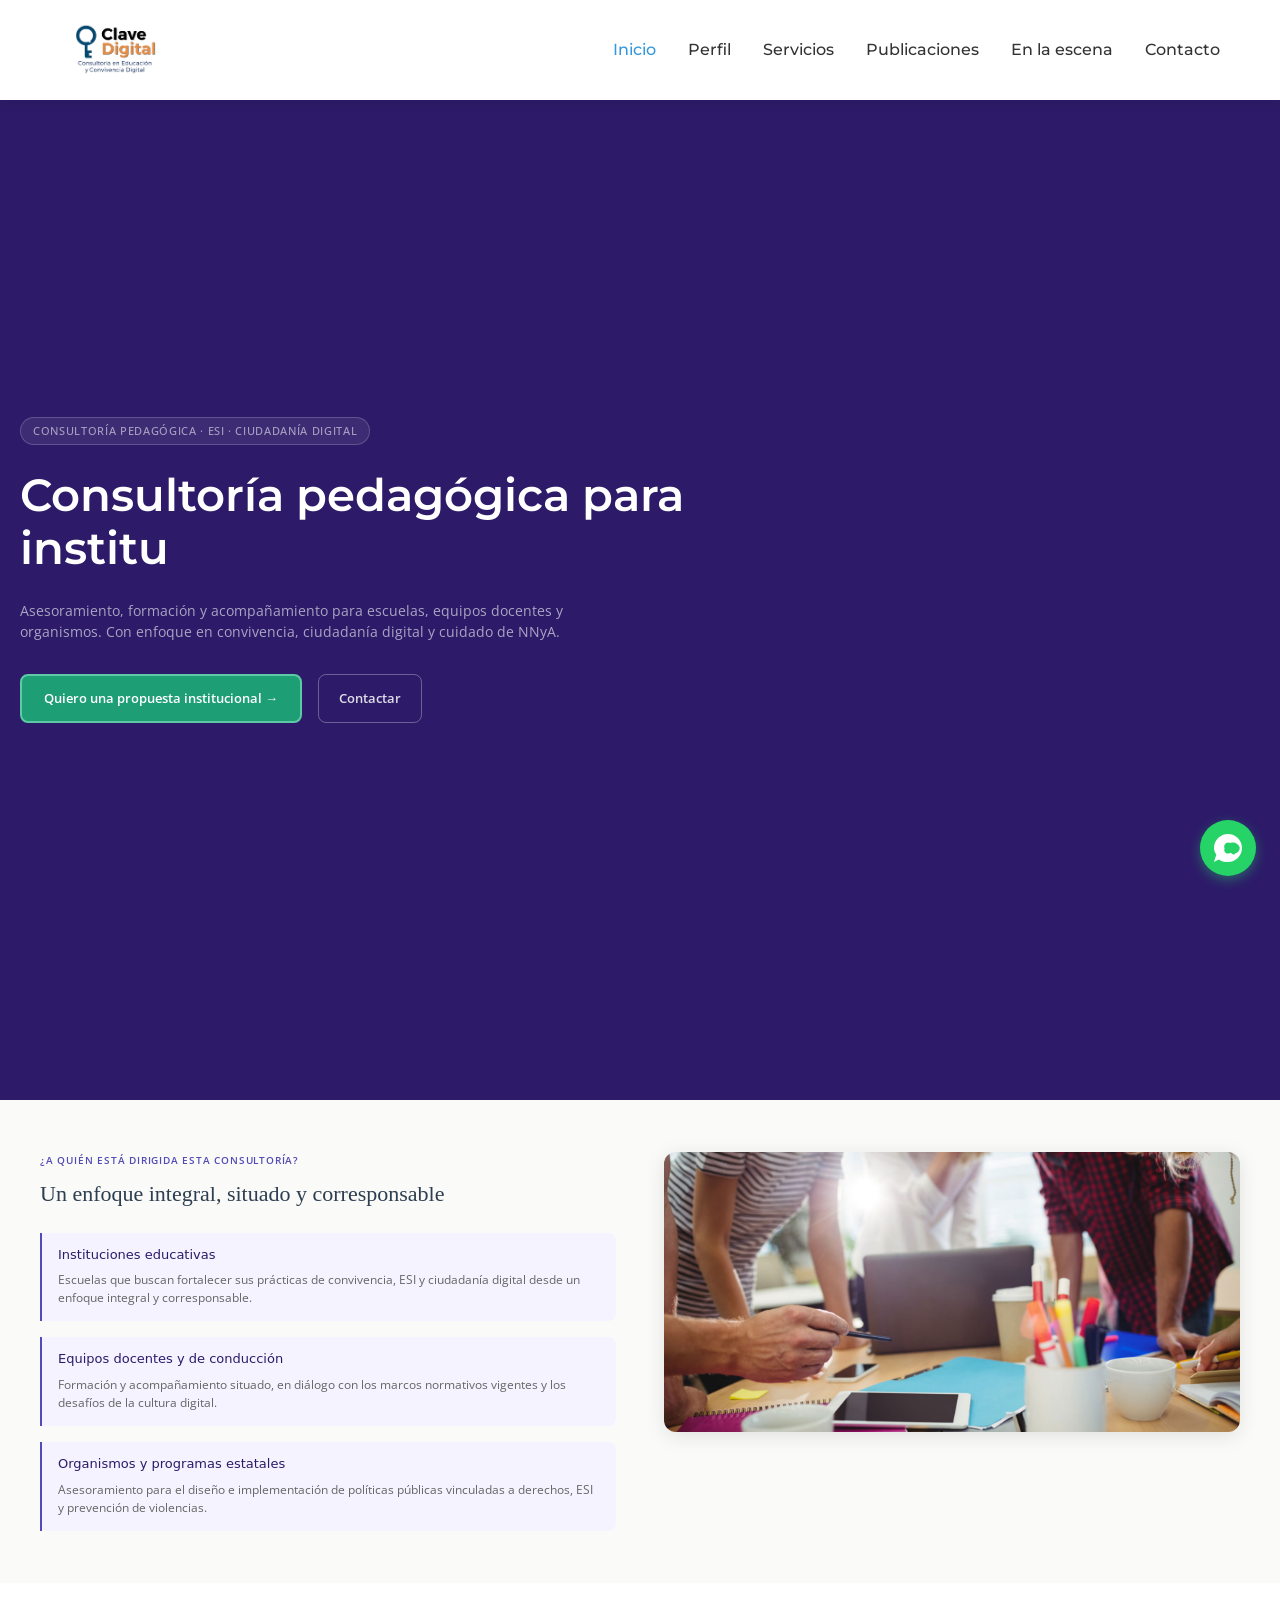
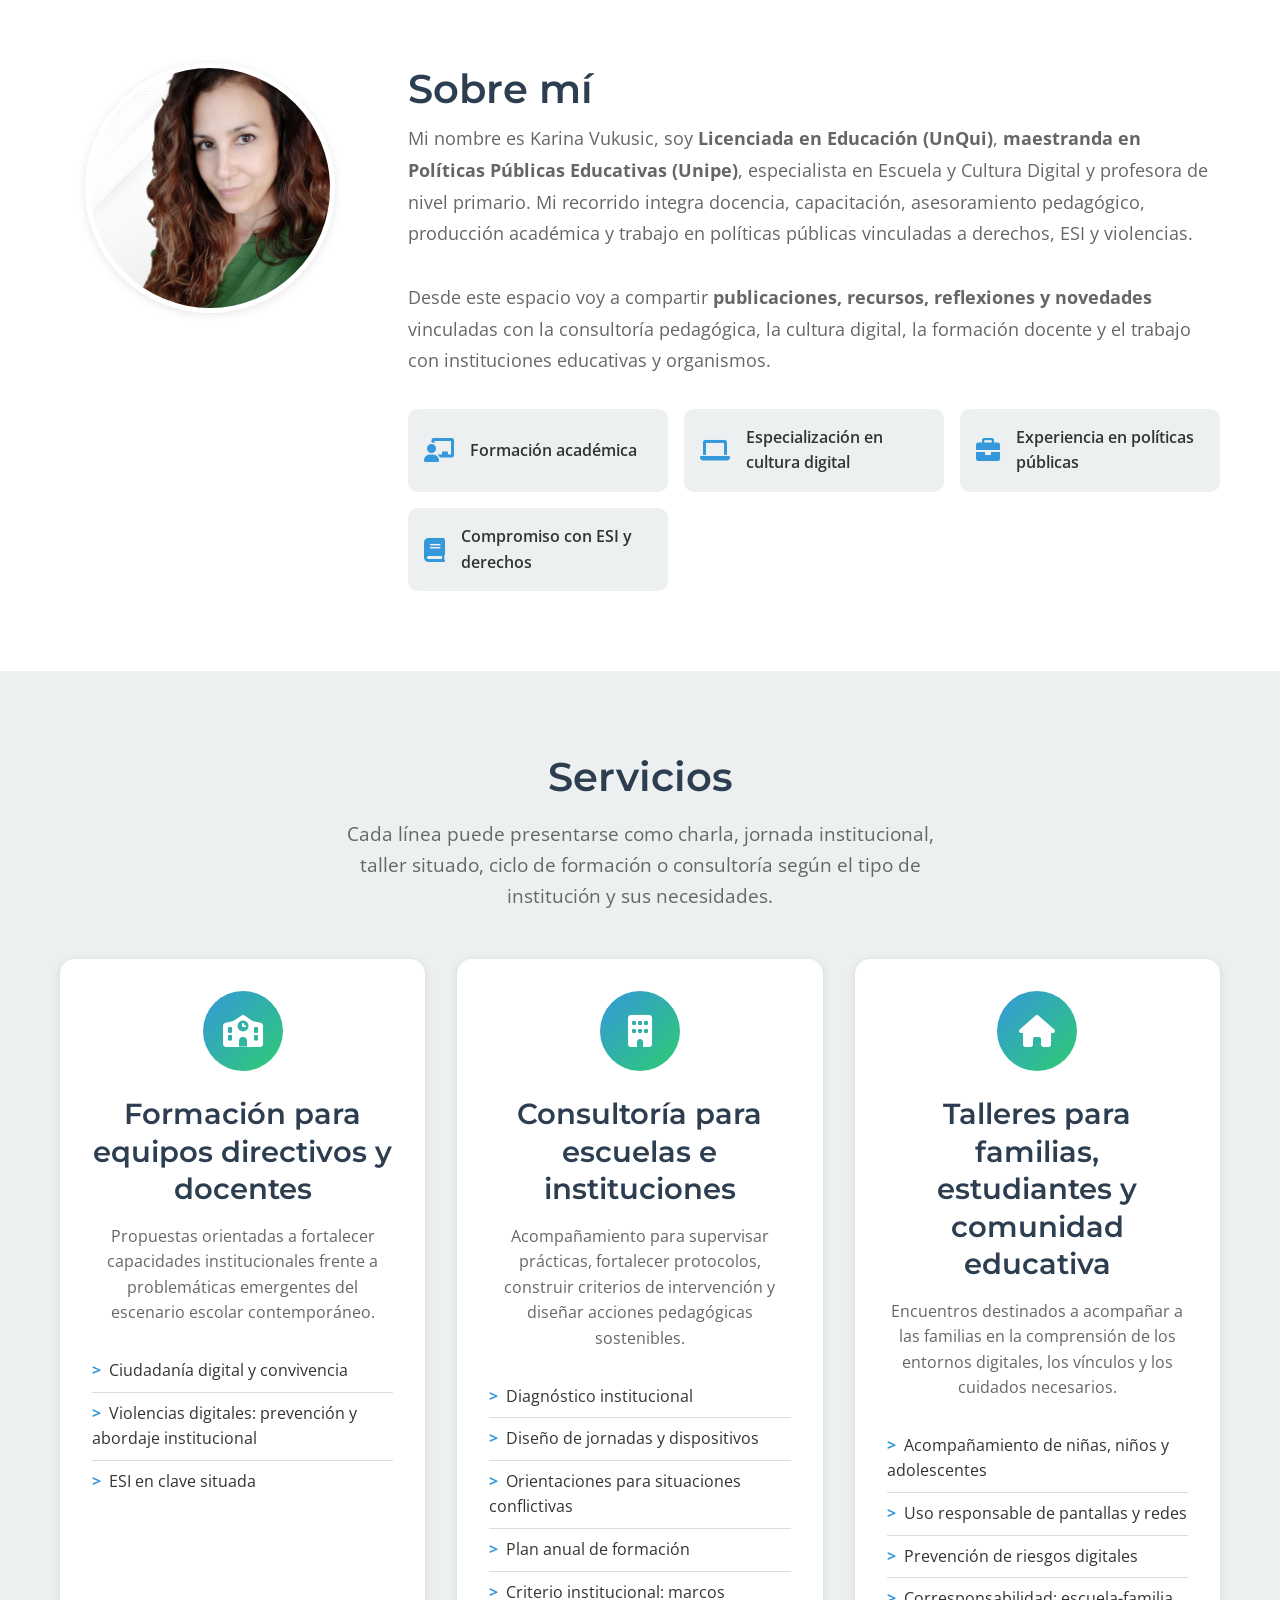
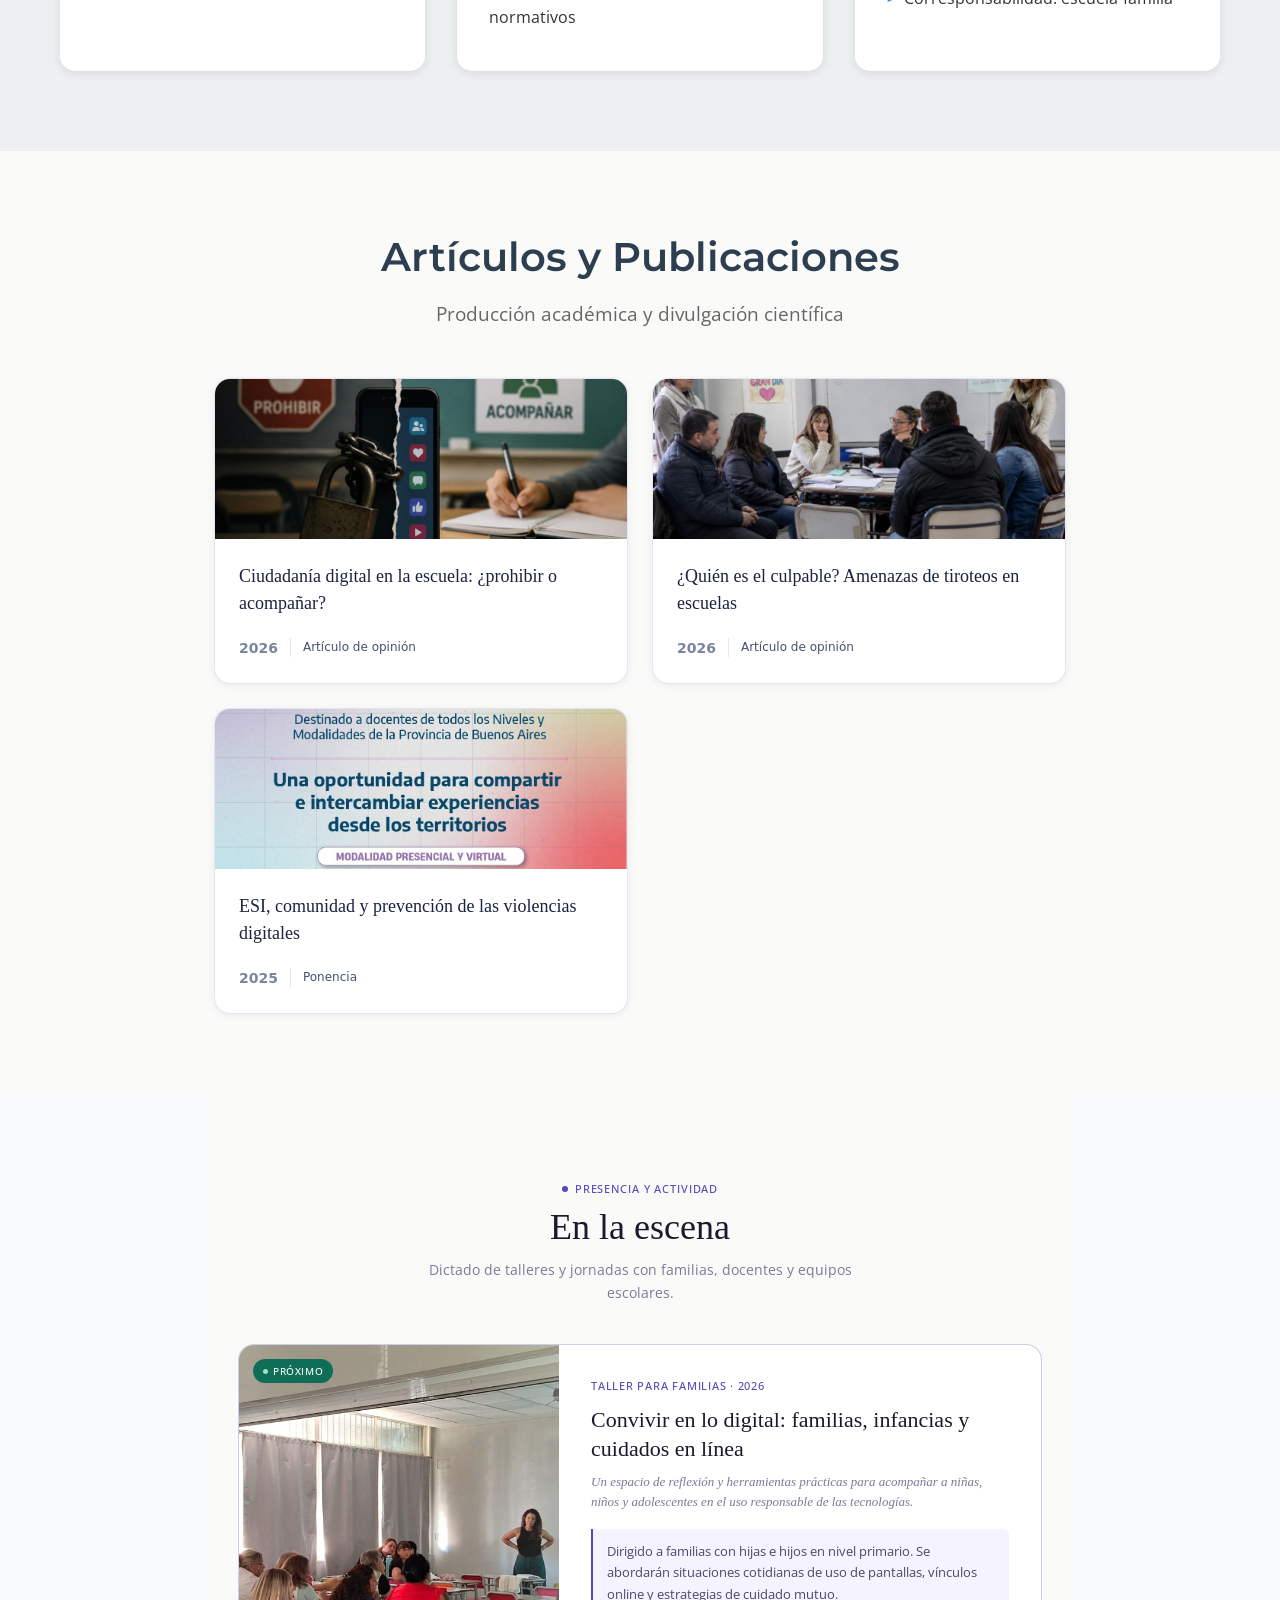
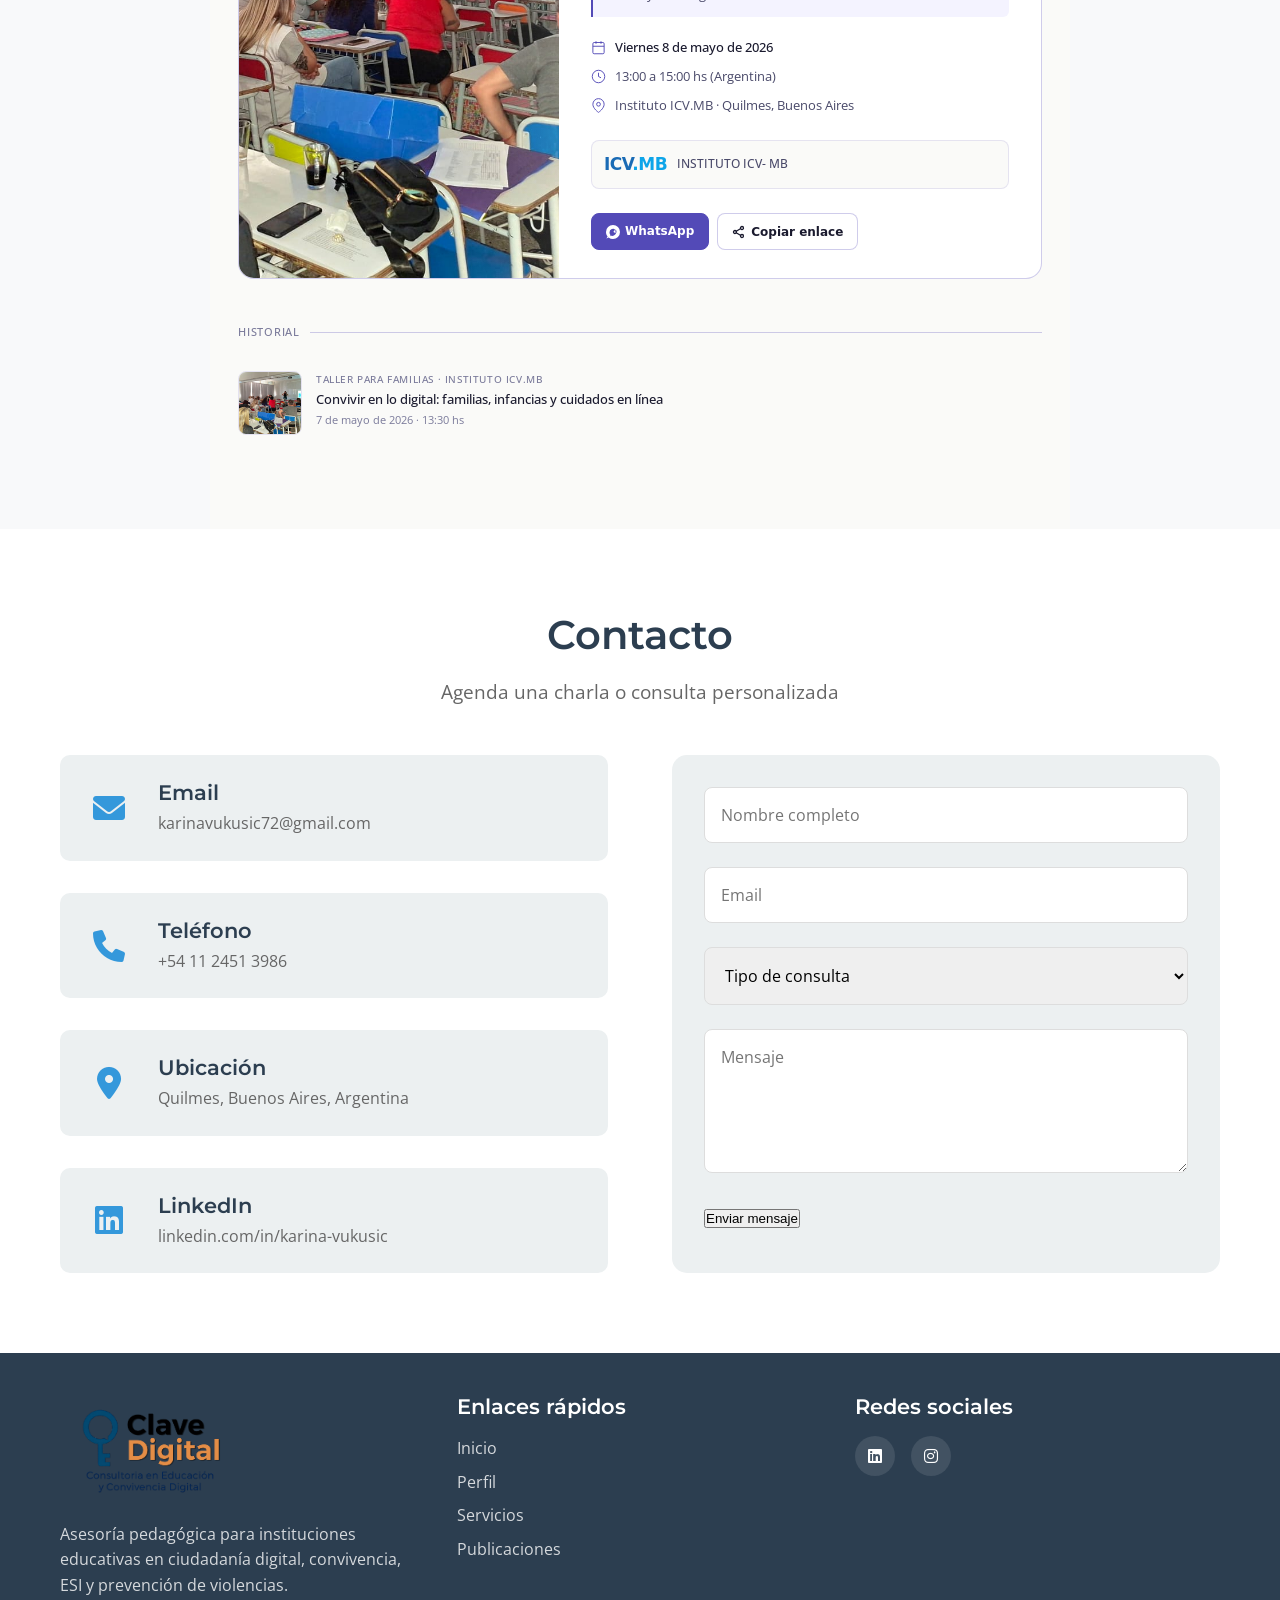
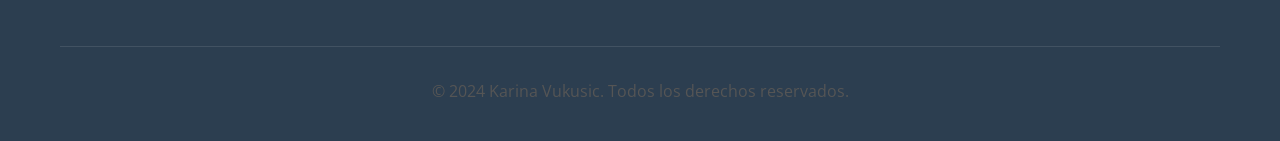
<file: index.html>
<!DOCTYPE html>
<html lang="es">
<head>
    <meta charset="UTF-8">
    <meta name="viewport" content="width=device-width, initial-scale=1.0">
    <title>Karina Vukusic | Asesoría pedagógica para instituciones educativas</title>
    <link rel="stylesheet" href="styles.css">
    <link href="https://fonts.googleapis.com/css2?family=Montserrat:wght@300;400;500;600;700&family=Open+Sans:wght@300;400;600&display=swap" rel="stylesheet">
    <link rel="stylesheet" href="https://cdnjs.cloudflare.com/ajax/libs/font-awesome/6.0.0/css/all.min.css">
    <link rel="icon" type="image/png" href="logo-consul.png">
</head>
<body>
    <!-- Header -->
    <header class="header">
        <nav class="navbar">
            <div class="nav-container">
                <div class="nav-logo">
                    <img src="logo-consul.png" alt="Karina Vukusic Logo" class="logo-img">
                </div>
                <ul class="nav-menu">
                    <li><a href="#inicio">Inicio</a></li>
                    <li><a href="#perfil">Perfil</a></li>
                    <li><a href="#servicios">Servicios</a></li>
                    <li><a href="#publicaciones">Publicaciones</a></li>
                    <li><a href="#escena">En la escena</a></li>
                    <li><a href="#contacto">Contacto</a></li>
                </ul>
                <div class="nav-toggle">
                    <span></span>
                    <span></span>
                    <span></span>
                </div>
            </div>
        </nav>
    </header>

    <!-- Hero Section -->
    <section id="inicio" class="hero">
        <div class="hero-content">
            <div class="hero-text">
                <div class="hero-chip">Consultoría pedagógica · ESI · Ciudadanía digital</div>
                <h1>Consultoría pedagógica para instituciones educativas</h1>
                <p>Asesoramiento, formación y acompañamiento para escuelas, equipos docentes y organismos. Con enfoque en convivencia, ciudadanía digital y cuidado de NNyA.</p>
                <div class="hero-buttons">
                    <a href="#servicios" class="btn btn-primary">Quiero una propuesta institucional →</a>
                    <a href="https://wa.link/uud4u9" target="_blank" rel="noopener" class="btn btn-secondary">Contactar</a>
                </div>
            </div>
        </div>
    </section>

    <!-- Hero Extended Section -->
    <section class="hero-extended">
        <div class="hero-extended-container">
            <div class="hero-extended-content">
                <div class="hero-extended-left">
                    <div class="hero-extended-eyebrow">¿A quién está dirigida esta consultoría?</div>
                    <h2>Un enfoque integral, situado y corresponsable</h2>
                    <div class="hero-extended-blocks">
                        <div class="hero-block">
                            <h3>Instituciones educativas</h3>
                            <p>Escuelas que buscan fortalecer sus prácticas de convivencia, ESI y ciudadanía digital desde un enfoque integral y corresponsable.</p>
                        </div>
                        <div class="hero-block">
                            <h3>Equipos docentes y de conducción</h3>
                            <p>Formación y acompañamiento situado, en diálogo con los marcos normativos vigentes y los desafíos de la cultura digital.</p>
                        </div>
                        <div class="hero-block">
                            <h3>Organismos y programas estatales</h3>
                            <p>Asesoramiento para el diseño e implementación de políticas públicas vinculadas a derechos, ESI y prevención de violencias.</p>
                        </div>
                    </div>
                </div>
                <div class="hero-extended-right">
                    <img src="hero-1.png" alt="Consultoría pedagógica" class="hero-extended-image">
                </div>
            </div>
        </div>
    </section>

    <!-- Profile Section -->
    <section id="perfil" class="profile">
        <div class="container">
            <div class="profile-content">
                <div class="profile-image">
                    <img src="foto-perfil.png" alt="Karina Vukusic" class="profile-img">
                </div>
                <div class="profile-info">
                    <h2>Sobre mí</h2>
                    <p class="profile-description">
                        Mi nombre es Karina Vukusic, soy <strong>Licenciada en Educación (UnQui)</strong>, <strong>maestranda en Políticas Públicas Educativas (Unipe)</strong>, especialista en Escuela y Cultura Digital y profesora de nivel primario. Mi recorrido integra docencia, capacitación, asesoramiento pedagógico, producción académica y trabajo en políticas públicas vinculadas a derechos, ESI y violencias.
                    </p>
                    <p class="profile-description">
                        Desde este espacio voy a compartir <strong>publicaciones, recursos, reflexiones y novedades</strong> vinculadas con la consultoría pedagógica, la cultura digital, la formación docente y el trabajo con instituciones educativas y organismos.
                    </p>
                    <div class="profile-highlights">
                        <div class="highlight-item">
                            <i class="fas fa-chalkboard-teacher"></i>
                            <span>Formación académica</span>
                        </div>
                        <div class="highlight-item">
                            <i class="fas fa-laptop"></i>
                            <span>Especialización en cultura digital</span>
                        </div>
                        <div class="highlight-item">
                            <i class="fas fa-briefcase"></i>
                            <span>Experiencia en políticas públicas</span>
                        </div>
                        <div class="highlight-item">
                            <i class="fas fa-book"></i>
                            <span>Compromiso con ESI y derechos</span>
                        </div>
                    </div>
                </div>
            </div>
        </div>
    </section>

    <!-- Services Section -->
    <section id="servicios" class="services">
        <div class="container">
            <div class="section-header">
                <h2>Servicios</h2>
                <p>Cada línea puede presentarse como charla, jornada institucional, taller situado, ciclo de formación o consultoría según el tipo de institución y sus necesidades.</p>
            </div>
            <div class="services-grid">
                <div class="service-card">
                    <div class="service-icon">
                        <i class="fas fa-school"></i>
                    </div>
                    <h3>Formación para equipos directivos y docentes</h3>
                    <p>Propuestas orientadas a fortalecer capacidades institucionales frente a problemáticas emergentes del escenario escolar contemporáneo.</p>
                    <ul class="service-topics">
                        <li>Ciudadanía digital y convivencia</li>
                        <li>Violencias digitales: prevención y abordaje institucional</li>
                        <li>ESI en clave situada</li>
                    </ul>
                </div>
                <div class="service-card">
                    <div class="service-icon">
                        <i class="fas fa-building"></i>
                    </div>
                    <h3>Consultoría para escuelas e instituciones</h3>
                    <p>Acompañamiento para supervisar prácticas, fortalecer protocolos, construir criterios de intervención y diseñar acciones pedagógicas sostenibles.</p>
                    <ul class="service-topics">
                        <li>Diagnóstico institucional</li>
                        <li>Diseño de jornadas y dispositivos</li>
                        <li>Orientaciones para situaciones conflictivas</li>
                        <li>Plan anual de formación</li>
                        <li>Criterio institucional: marcos normativos</li>
                    </ul>
                </div>
                <div class="service-card">
                    <div class="service-icon">
                        <i class="fas fa-home"></i>
                    </div>
                    <h3>Talleres para familias, estudiantes y comunidad educativa</h3>
                    <p>Encuentros destinados a acompañar a las familias en la comprensión de los entornos digitales, los vínculos y los cuidados necesarios.</p>
                    <ul class="service-topics">
                        <li>Acompañamiento de niñas, niños y adolescentes</li>
                        <li>Uso responsable de pantallas y redes</li>
                        <li>Prevención de riesgos digitales</li>
                        <li>Corresponsabilidad: escuela-familia</li>
                    </ul>
                </div>
            </div>
        </div>
    </section>

    <!-- Publications Section - Cards Grid -->
    <section id="publicaciones" class="publications-cards">
        <div class="container">
            <div class="section-header">
                <h2>Artículos y Publicaciones</h2>
                <p>Producción académica y divulgación científica</p>
            </div>
        </div>
        
        <div class="pub-cards-container">
            <!-- Card 1 - Artículo 2026 -->
            <a href="ciudadania-digital.html" class="pub-card">
                <div class="pub-card-header pub-card-header-image">
                    <img src="ciudadania-digital.jpeg" alt="Ciudadanía digital en la escuela">
                </div>
                <div class="pub-card-body">
                    <h3>Ciudadanía digital en la escuela: ¿prohibir o acompañar?</h3>
                    <div class="pub-card-meta">
                        <span class="pub-card-year">2026</span>
                        <span class="pub-card-type">Artículo de opinión</span>
                    </div>
                </div>
            </a>
            
            <!-- Card 2 - Artículo 2026 -->
            <a href="articulo-culpable.html" class="pub-card">
                <div class="pub-card-header pub-card-header-image">
                    <img src="articulo2.png" alt="¿Quién es el culpable?">
                </div>
                <div class="pub-card-body">
                    <h3>¿Quién es el culpable? Amenazas de tiroteos en escuelas</h3>
                    <div class="pub-card-meta">
                        <span class="pub-card-year">2026</span>
                        <span class="pub-card-type">Artículo de opinión</span>
                    </div>
                </div>
            </a>
            
            <!-- Card 3 - Ponencia 2025 -->
            <a href="ponencia-esi.html" class="pub-card">
                <div class="pub-card-header pub-card-header-image">
                    <img src="congreso.jpg" alt="Congreso Provincial de ESI">
                </div>
                <div class="pub-card-body">
                    <h3>ESI, comunidad y prevención de las violencias digitales</h3>
                    <div class="pub-card-meta">
                        <span class="pub-card-year">2025</span>
                        <span class="pub-card-type">Ponencia</span>
                    </div>
                </div>
            </a>
            
            <!-- Más publicaciones próximamente -->
        </div>
    </section>

    <!-- En la escena Section -->
    <section id="escena" class="escena-section">

        <!-- ENCABEZADO -->
        <div class="section-header">
            <div class="section-eyebrow">
                <span class="eyebrow-dot"></span>
                Presencia y actividad
            </div>
            <h2>En la escena</h2>
            <p>Dictado de talleres y jornadas con familias, docentes y equipos escolares.</p>
        </div>

        <!-- CARD DESTACADA: PRÓXIMO EVENTO -->
        <div class="featured-event">

            <div class="event-flyer">
                <img src="charlas.jpeg" alt="Flyer taller Convivir en lo digital — mayo 2026" />
                <div class="flyer-overlay"></div>
                <!-- BADGE PRÓXIMO -->
                <span class="event-badge">
                    <span class="badge-dot"></span>
                    Próximo
                </span>
            </div>

            <div class="event-content">
                <div class="event-type">Taller para familias · 2026</div>
                <h3 class="event-title">Convivir en lo digital: familias, infancias y cuidados en línea</h3>
                <p class="event-subtitle">Un espacio de reflexión y herramientas prácticas para acompañar a niñas, niños y adolescentes en el uso responsable de las tecnologías.</p>

                <div class="event-context">
                    Dirigido a familias con hijas e hijos en nivel primario. Se abordarán situaciones cotidianas de uso de pantallas, vínculos online y estrategias de cuidado mutuo.
                </div>

                <!-- METADATOS -->
                <div class="event-meta">
                    <div class="meta-row">
                        <svg viewBox="0 0 24 24" fill="none" stroke="currentColor" stroke-width="1.5"><rect x="3" y="4" width="18" height="18" rx="2"/><path d="M16 2v4M8 2v4M3 10h18"/></svg>
                        <strong>Viernes 8 de mayo de 2026</strong>
                    </div>
                    <div class="meta-row">
                        <svg viewBox="0 0 24 24" fill="none" stroke="currentColor" stroke-width="1.5"><circle cx="12" cy="12" r="10"/><path d="M12 6v6l4 2"/></svg>
                        13:00 a 15:00 hs (Argentina)
                    </div>
                    <div class="meta-row">
                        <svg viewBox="0 0 24 24" fill="none" stroke="currentColor" stroke-width="1.5"><path d="M21 10c0 7-9 13-9 13s-9-6-9-13a9 9 0 0 1 18 0z"/><circle cx="12" cy="10" r="3"/></svg>
                        Instituto ICV.MB · Quilmes, Buenos Aires
                    </div>
                </div>

                <!-- INSTITUCIÓN -->
                <div class="event-institution">
                    <div class="inst-logo">ICV<span>.MB</span></div>
                    <div class="inst-text">
                        <strong>INSTITUTO ICV- MB</strong>
                    </div>
                </div>

                <!-- ACCIONES -->
                <div class="event-actions">
                    <a href="https://wa.link/uud4u9" target="_blank" rel="noopener" class="btn btn-primary">
                        <svg viewBox="0 0 16 16" fill="currentColor"><path d="M8 0a8 8 0 0 0-8 8c0 1.933.686 3.71 1.828 5.097L.5 15.5l2.47-1.266A7.95 7.95 0 0 0 8 16a8 8 0 0 0 8-8 8 8 0 0 0-8-8zm.25 12.5c-.69 0-1.36-.09-1.99-.26l-.3-.08-1.12.58.3-1.03-.21-.31A5.27 5.27 0 0 1 4 8.5a4.25 4.25 0 0 1 7.13-3.12c.56.56.87 1.3.87 2.12 0 2.48-2.25 5-4.75 5zm2.66-3.26c-.12-.2-.44-.31-.69-.39-.12-.04-.22-.07-.31-.1-.1-.04-.18-.06-.25-.1-.23-.11-.38-.17-.54-.3-.12-.1-.21-.22-.28-.35-.07-.13-.1-.27-.1-.41 0-.16.04-.3.12-.43.08-.13.19-.24.33-.32.28-.17.62-.17.9 0 .14.08.25.2.33.34.08.13.12.28.12.43 0 .16-.04.3-.12.43-.08.13-.19.24-.33.32-.14.08-.3.12-.46.12-.16 0-.32-.04-.46-.12-.14-.08-.25-.19-.33-.32-.08-.13-.12-.27-.12-.43 0-.14.03-.28.1-.41.07-.13.16-.25.28-.35.16-.13.31-.19.54-.3.07-.04.15-.06.25-.1.09-.03.19-.06.31-.1.25-.08.57-.19.69-.39.12-.2.06-.46-.12-.64-.18-.18-.44-.24-.69-.16-.25.08-.44.29-.5.54-.06.25.02.52.2.7.18.18.44.24.69.16.25-.08.44-.29.5-.54.06-.25-.02-.52-.2-.7z"/></svg>
                        WhatsApp
                    </a>
                    <button class="btn" onclick="shareEvent()">
                        <svg viewBox="0 0 14 14" fill="none" stroke="currentColor" stroke-width="1.3"><circle cx="10" cy="3" r="1.5"/><circle cx="10" cy="11" r="1.5"/><circle cx="3" cy="7" r="1.5"/><path d="M4.2 6.2l4.2-2.4M4.2 7.8l4.2 2.4" stroke-linecap="round"/></svg>
                        Copiar enlace
                    </button>
                </div>

            </div>
        </div>

        <!-- HISTORIAL (eventos pasados) -->
        <div class="history-label">Historial</div>

        <div class="past-event">
            <div class="past-flyer">
                <img src="charlas.jpeg" alt="Flyer taller noviembre 2026" />
            </div>
            <div class="past-body">
                <div class="past-type">Taller para familias · Instituto ICV.MB</div>
                <div class="past-title">Convivir en lo digital: familias, infancias y cuidados en línea</div>
                <div class="past-meta">7 de mayo de 2026 · 13:30 hs</div>
            </div>
        </div>

    </section>

    <!-- Toast -->
    <div class="toast" id="toast"></div>

    <script>
    function toast(msg) {
        const t = document.getElementById('toast');
        t.textContent = msg;
        t.classList.add('show');
        setTimeout(() => t.classList.remove('show'), 2400);
    }
    function shareEvent() {
        navigator.clipboard.writeText(window.location.href).catch(() => {});
        toast('Enlace copiado al portapapeles');
    }
    </script>

    <!-- Contact Section -->
    <section id="contacto" class="contact">
        <div class="container">
            <div class="section-header">
                <h2>Contacto</h2>
                <p>Agenda una charla o consulta personalizada</p>
            </div>
            <div class="contact-content">
                <div class="contact-info">
                    <div class="contact-item">
                        <i class="fas fa-envelope"></i>
                        <div>
                            <h4>Email</h4>
                            <p>karinavukusic72@gmail.com</p>
                        </div>
                    </div>
                    <a href="https://wa.link/uud4u9" target="_blank" rel="noopener" class="contact-item" style="text-decoration:none; color:inherit;">
                        <i class="fas fa-phone"></i>
                        <div>
                            <h4>Teléfono</h4>
                            <p>+54 11 2451 3986</p>
                        </div>
                    </a>
                    <div class="contact-item">
                        <i class="fas fa-map-marker-alt"></i>
                        <div>
                            <h4>Ubicación</h4>
                            <p>Quilmes, Buenos Aires, Argentina</p>
                        </div>
                    </div>
                    <a href="https://www.linkedin.com/in/karina-vukusic-a990582aa/" target="_blank" class="contact-item" style="text-decoration:none; color:inherit;">
                        <i class="fab fa-linkedin"></i>
                        <div>
                            <h4>LinkedIn</h4>
                            <p>linkedin.com/in/karina-vukusic</p>
                        </div>
                    </a>
                </div>
                <div class="contact-form">
                        <form name="contacto" method="POST" data-netlify="true">
                          
                          <input type="hidden" name="form-name" value="contacto">
                        
                          <div class="form-group">
                            <input type="text" name="nombre" placeholder="Nombre completo" required>
                          </div>
                        
                          <div class="form-group">
                            <input type="email" name="email" placeholder="Email" required>
                          </div>
                        
                          <div class="form-group">
                            <select name="consulta" required>
                              <option value="">Tipo de consulta</option>
                              <option value="docentes">Charla para docentes</option>
                              <option value="familias">Taller para familias</option>
                              <option value="instituciones">Consultoría institucional</option>
                              <option value="otro">Otro</option>
                            </select>
                          </div>
                        
                          <div class="form-group">
                            <textarea name="mensaje" placeholder="Mensaje" rows="5" required></textarea>
                          </div>
                        
                          <button type="submit">Enviar mensaje</button>
                        </form>
                </div>
            </div>
        </div>
    </section>

    <!-- Footer -->
    <footer class="footer">
        <div class="container">
            <div class="footer-content">
                <div class="footer-info">
                    <img src="logo-consul.png" alt="Karina Vukusic Logo" class="footer-logo">
                    <p>Asesoría pedagógica para instituciones educativas en ciudadanía digital, convivencia, ESI y prevención de violencias.</p>
                </div>
                <div class="footer-links">
                    <h4>Enlaces rápidos</h4>
                    <ul>
                        <li><a href="#inicio">Inicio</a></li>
                        <li><a href="#perfil">Perfil</a></li>
                        <li><a href="#servicios">Servicios</a></li>
                        <li><a href="#publicaciones">Publicaciones</a></li>
                    </ul>
                </div>
                <div class="footer-social">
                    <h4>Redes sociales</h4>
                    <div class="social-links">
                        <a href="https://www.linkedin.com/in/karina-vukusic-a990582aa/" target="_blank"><i class="fab fa-linkedin"></i></a>
                        <a href="https://www.instagram.com/lic.karinavukusic?igsh=MWF3emRkc2Qwb3p4Ng==" target="_blank"><i class="fab fa-instagram"></i></a>
                    </div>
                </div>
            </div>
            <div class="footer-bottom">
                <p>&copy; 2024 Karina Vukusic. Todos los derechos reservados.</p>
            </div>
        </div>
    </footer>

    <!-- WhatsApp Float Button -->
    <a href="https://wa.link/uud4u9" target="_blank" rel="noopener" class="whatsapp-float" aria-label="Contactar por WhatsApp">
        <svg viewBox="0 0 32 32" fill="currentColor"><path d="M16 0C7.16 0 0 7.16 0 16c0 2.86 1.02 5.5 2.72 7.56L0 32l5.42-2.78A15.9 15.9 0 0 0 16 32c8.84 0 16-7.16 16-16S24.84 0 16 0zm8.25 22.5c-.37.56-.95.88-1.57.88-.42 0-.84-.13-1.24-.38l-2.56-1.47c-.7.37-1.45.64-2.24.79-.23.05-.46.07-.69.07-2.33 0-4.23-1.9-4.23-4.23 0-.6.13-1.17.36-1.69-.29-.67-.44-1.4-.44-2.15 0-2.59 2.11-4.7 4.7-4.7.86 0 1.66.23 2.35.64.96-.34 1.97-.52 3.01-.52 3.27 0 6.08 1.92 7.38 4.7.2.45.3.93.3 1.42 0 3.1-2.81 6.26-5.93 6.26z"/></svg>
    </a>

    <script src="script.js"></script>
</body>
</html>
</file>
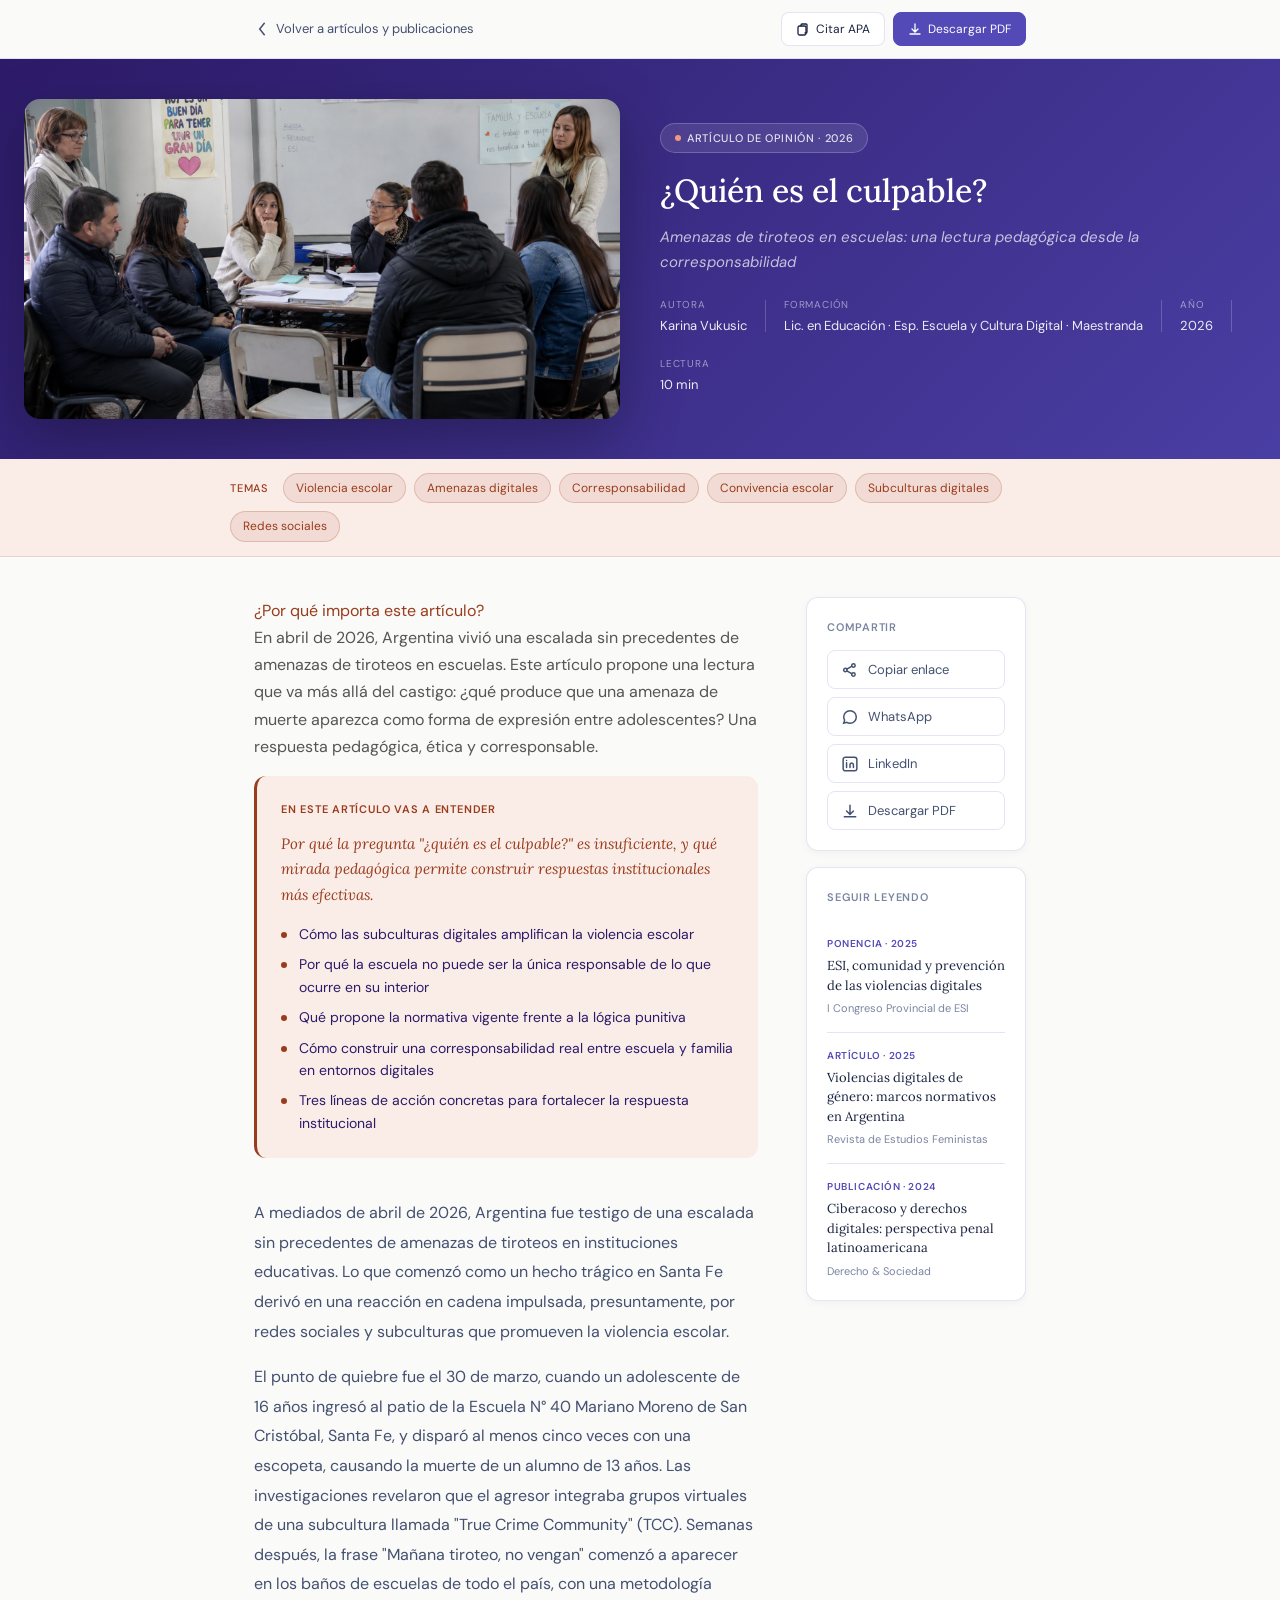
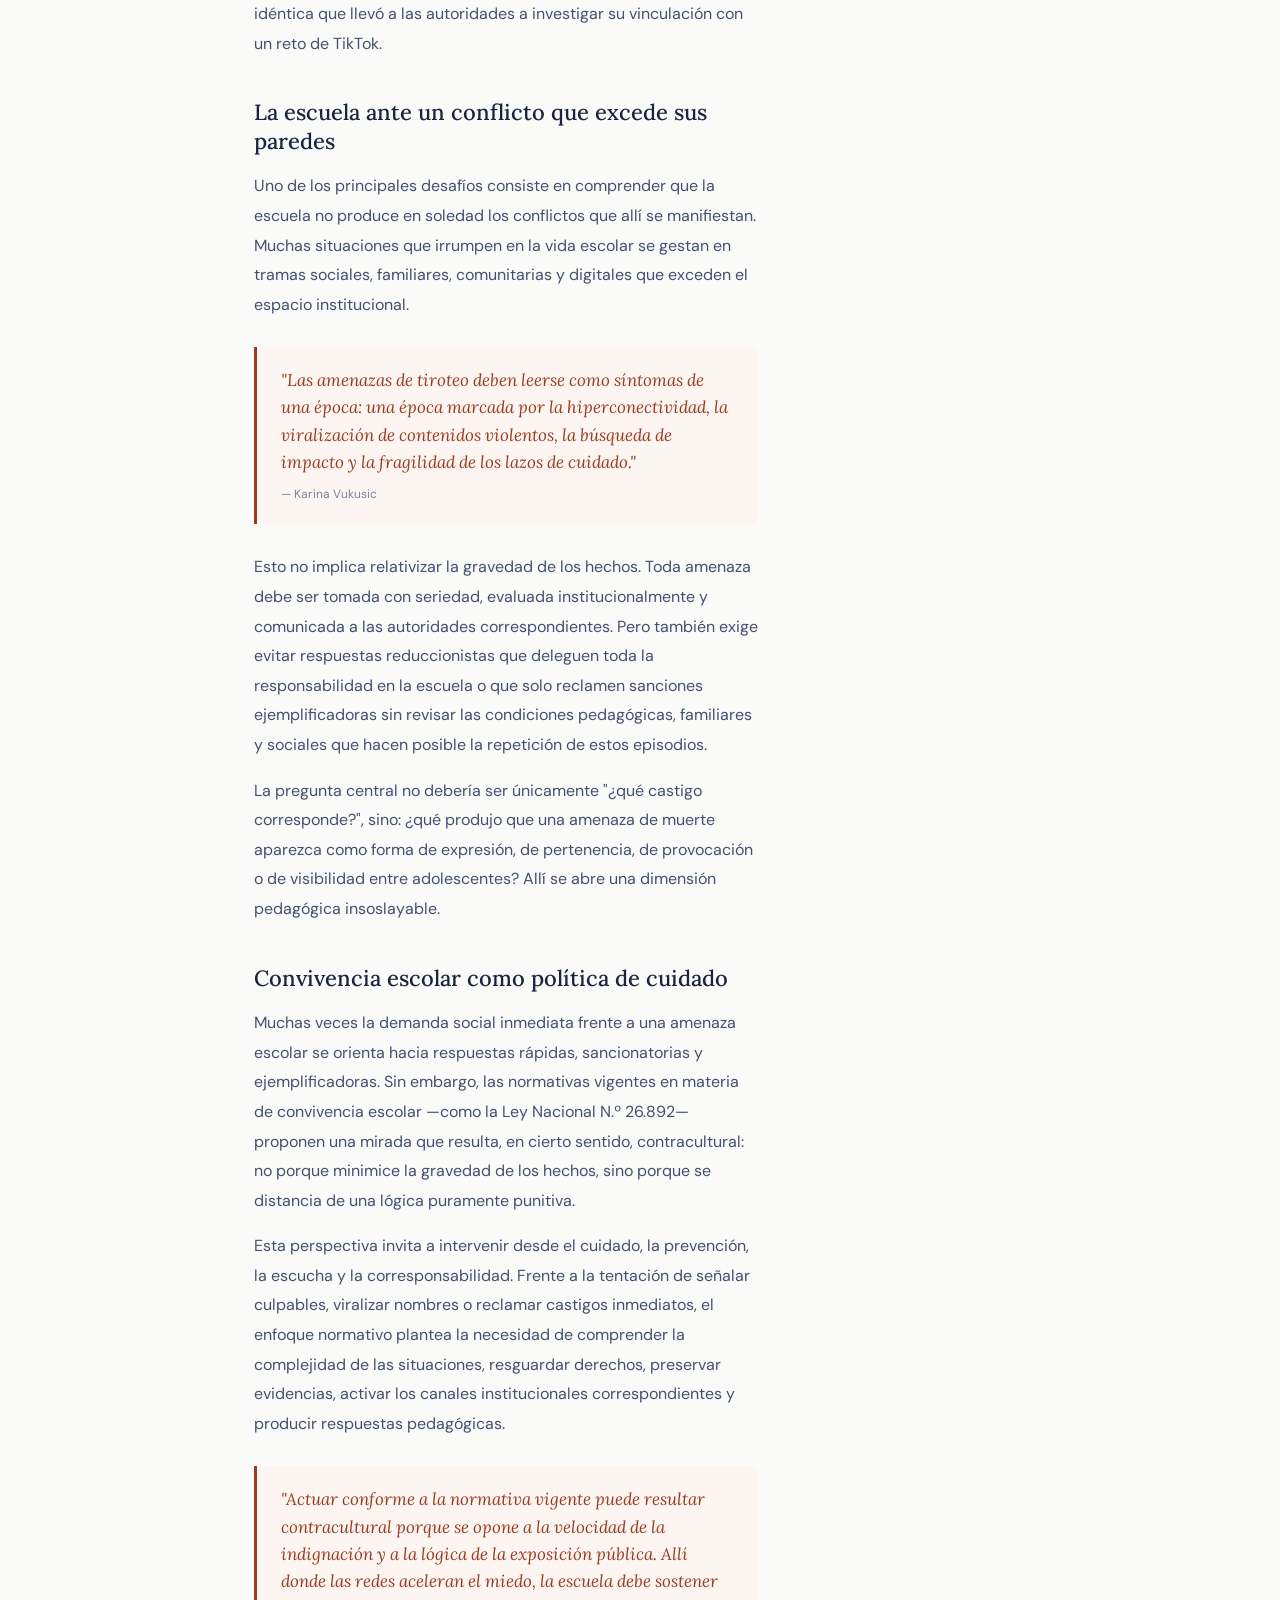
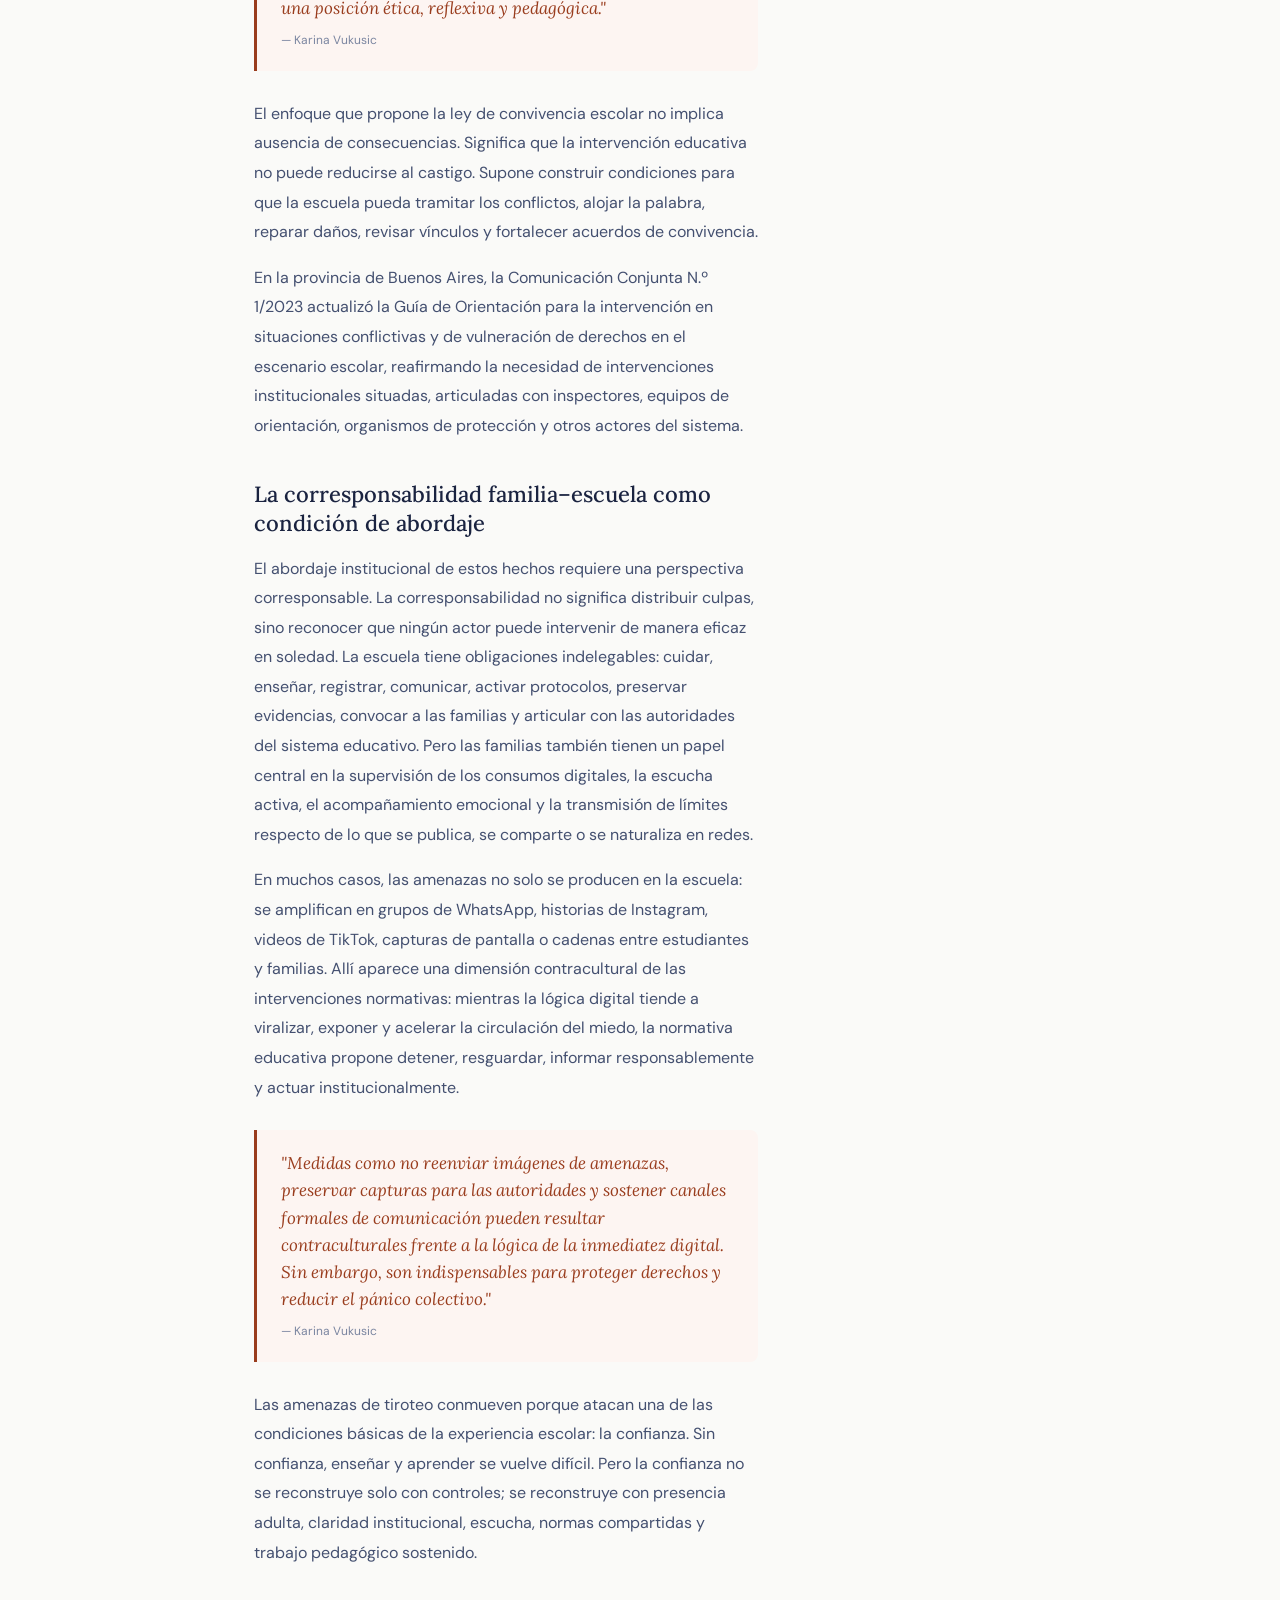
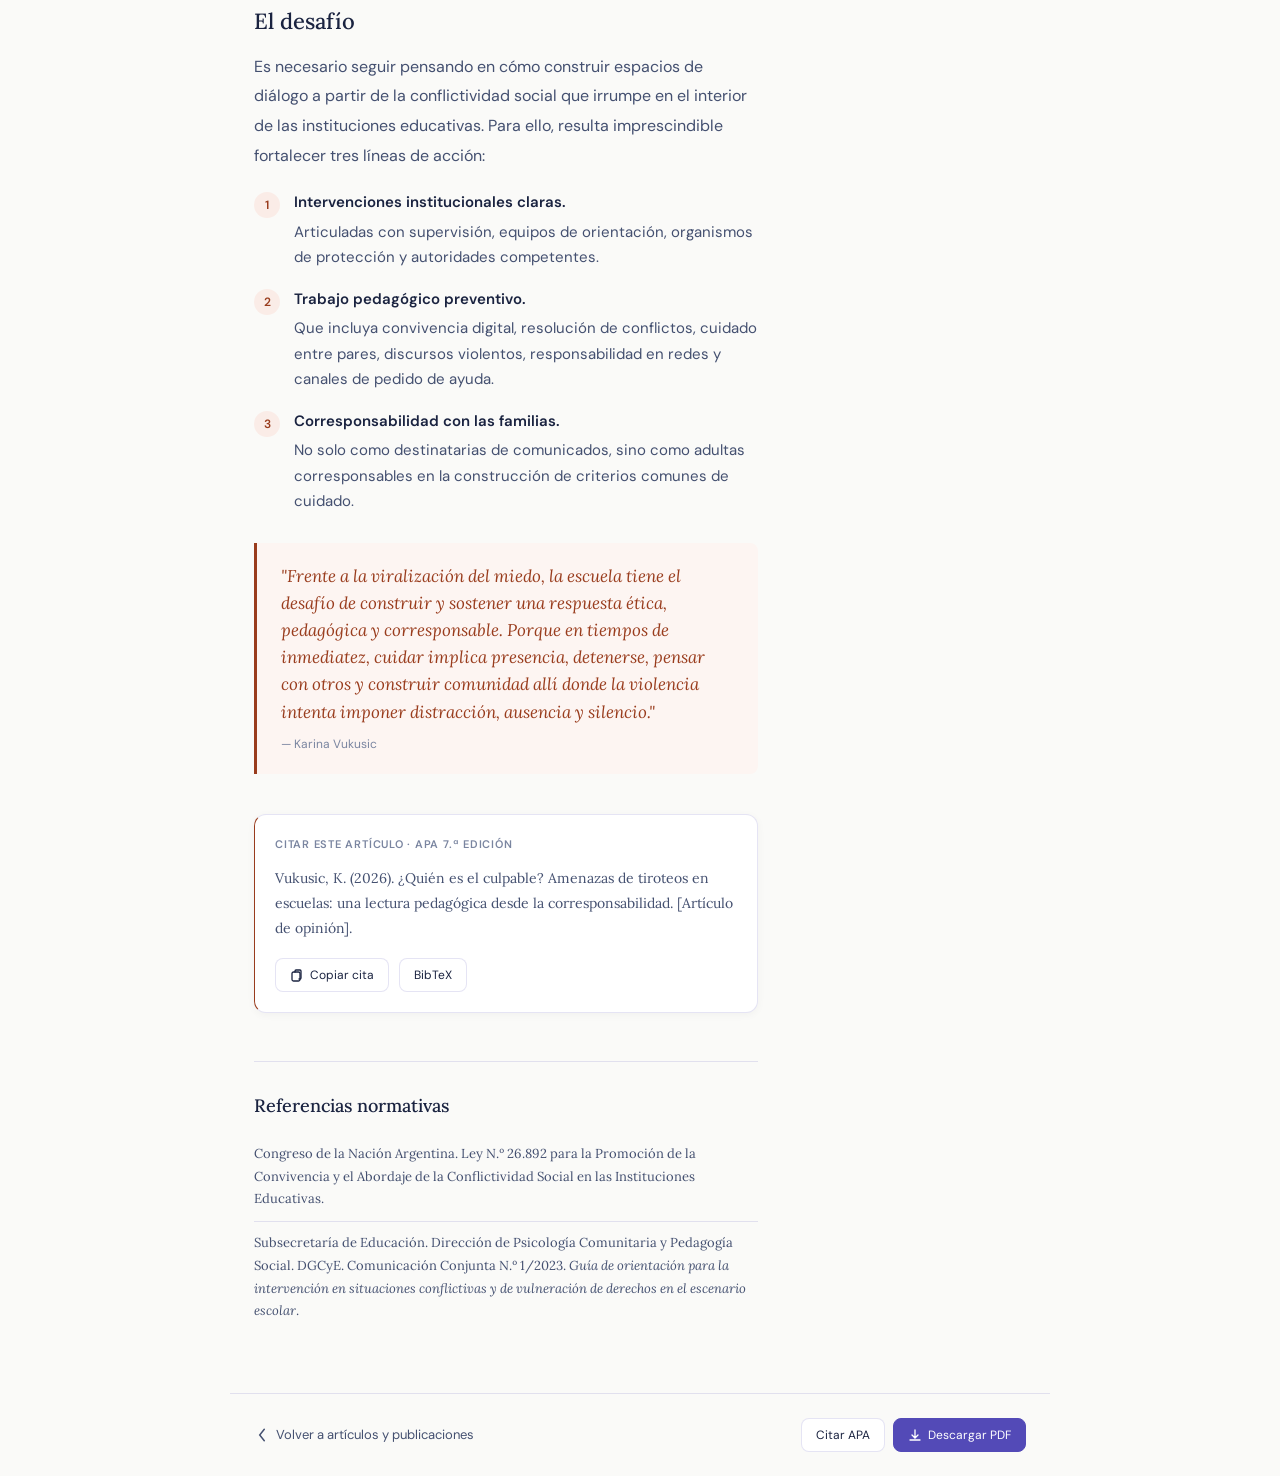
<file: articulo-culpable.html>
<!DOCTYPE html>
<html lang="es">
<head>
<meta charset="UTF-8">
<meta name="viewport" content="width=device-width, initial-scale=1.0">
<title>¿Quién es el culpable? Amenazas de tiroteos en escuelas — Karina Vukusic</title>
<link rel="stylesheet" href="styles.css">
<link rel="preconnect" href="https://fonts.googleapis.com">
<link href="https://fonts.googleapis.com/css2?family=Lora:ital,wght@0,400;0,500;1,400&family=DM+Sans:wght@300;400;500&display=swap" rel="stylesheet">
<link rel="icon" type="image/png" href="logo-consul.png">
</head>
<body class="article-page">

<nav class="article-topbar">
  <div class="article-topbar-inner">
    <a href="index.html#publicaciones" class="article-back-link">
      <svg viewBox="0 0 14 14" width="16" height="16" fill="none"><path d="M9 2L5 7l4 5" stroke="currentColor" stroke-width="1.3" stroke-linecap="round"/></svg>
      Volver a artículos y publicaciones
    </a>
    <div class="article-topbar-actions">
      <button class="article-btn" onclick="copyAPA()">
        <svg viewBox="0 0 14 14" fill="none" stroke="currentColor" stroke-width="1.3"><rect x="2" y="4" width="8" height="9" rx="1.5"/><path d="M5 4V3a1 1 0 0 1 1-1h4a1 1 0 0 1 1 1v7a1 1 0 0 1-1 1h-1" stroke-linecap="round"/></svg>
        Citar APA
      </button>
      <button class="article-btn article-btn-primary" onclick="downloadPDF(event)">
        <svg viewBox="0 0 14 14" fill="none" stroke="currentColor" stroke-width="1.3"><path d="M7 2v8M4 7l3 3 3-3M2 12h10" stroke-linecap="round"/></svg>
        Descargar PDF
      </button>
    </div>
  </div>
</nav>

<header class="article-hero article-hero-with-image">
  <div class="article-hero-image">
    <img src="articulo2.png" alt="Amenazas de tiroteos en escuelas - Argentina 2026">
  </div>
  <div class="article-hero-content">
    <div class="article-chip article-chip-coral">
      <span class="article-chip-dot article-chip-dot-coral"></span>
      Artículo de opinión · 2026
    </div>
    <h1>¿Quién es el culpable?</h1>
    <p class="article-subtitle article-subtitle-coral">Amenazas de tiroteos en escuelas: una lectura pedagógica desde la corresponsabilidad</p>
    <div class="article-meta">
      <div class="article-meta-group">
        <span class="article-meta-label">Autora</span>
        <span class="article-meta-value">Karina Vukusic</span>
      </div>
      <div class="article-meta-sep"></div>
      <div class="article-meta-group">
        <span class="article-meta-label">Formación</span>
        <span class="article-meta-value">Lic. en Educación · Esp. Escuela y Cultura Digital · Maestranda</span>
      </div>
      <div class="article-meta-sep"></div>
      <div class="article-meta-group">
        <span class="article-meta-label">Año</span>
        <span class="article-meta-value">2026</span>
      </div>
      <div class="article-meta-sep"></div>
      <div class="article-meta-group">
        <span class="article-meta-label">Lectura</span>
        <span class="article-meta-value">10 min</span>
      </div>
    </div>
  </div>
</header>

<div class="keywords-strip keywords-strip-coral">
  <div class="keywords-inner">
    <span class="kw-label kw-label-coral">Temas</span>
    <span class="kw-pill kw-pill-coral">Violencia escolar</span>
    <span class="kw-pill kw-pill-coral">Amenazas digitales</span>
    <span class="kw-pill kw-pill-coral">Corresponsabilidad</span>
    <span class="kw-pill kw-pill-coral">Convivencia escolar</span>
    <span class="kw-pill kw-pill-coral">Subculturas digitales</span>
    <span class="kw-pill kw-pill-coral">Redes sociales</span>
  </div>
</div>

<div class="article-layout">
  <main class="article-content">

    <div class="why-box why-box-coral">
      <div class="why-label why-label-coral">¿Por qué importa este artículo?</div>
      <p class="why-text">En abril de 2026, Argentina vivió una escalada sin precedentes de amenazas de tiroteos en escuelas. Este artículo propone una lectura que va más allá del castigo: ¿qué produce que una amenaza de muerte aparezca como forma de expresión entre adolescentes? Una respuesta pedagógica, ética y corresponsable.</p>
    </div>

    <div class="summary-box summary-box-coral">
      <div class="summary-label summary-label-coral">En este artículo vas a entender</div>
      <p class="summary-intro summary-intro-coral">Por qué la pregunta "¿quién es el culpable?" es insuficiente, y qué mirada pedagógica permite construir respuestas institucionales más efectivas.</p>
      <ul class="summary-list summary-list-coral">
        <li>Cómo las subculturas digitales amplifican la violencia escolar</li>
        <li>Por qué la escuela no puede ser la única responsable de lo que ocurre en su interior</li>
        <li>Qué propone la normativa vigente frente a la lógica punitiva</li>
        <li>Cómo construir una corresponsabilidad real entre escuela y familia en entornos digitales</li>
        <li>Tres líneas de acción concretas para fortalecer la respuesta institucional</li>
      </ul>
    </div>

    <div class="article-section" id="s1">
      <p class="body-text">A mediados de abril de 2026, Argentina fue testigo de una escalada sin precedentes de amenazas de tiroteos en instituciones educativas. Lo que comenzó como un hecho trágico en Santa Fe derivó en una reacción en cadena impulsada, presuntamente, por redes sociales y subculturas que promueven la violencia escolar.</p>
      <p class="body-text">El punto de quiebre fue el 30 de marzo, cuando un adolescente de 16 años ingresó al patio de la Escuela N° 40 Mariano Moreno de San Cristóbal, Santa Fe, y disparó al menos cinco veces con una escopeta, causando la muerte de un alumno de 13 años. Las investigaciones revelaron que el agresor integraba grupos virtuales de una subcultura llamada "True Crime Community" (TCC). Semanas después, la frase "Mañana tiroteo, no vengan" comenzó a aparecer en los baños de escuelas de todo el país, con una metodología idéntica que llevó a las autoridades a investigar su vinculación con un reto de TikTok.</p>
    </div>

    <div class="article-section" id="s2">
      <h2>La escuela ante un conflicto que excede sus paredes</h2>
      <p class="body-text">Uno de los principales desafíos consiste en comprender que la escuela no produce en soledad los conflictos que allí se manifiestan. Muchas situaciones que irrumpen en la vida escolar se gestan en tramas sociales, familiares, comunitarias y digitales que exceden el espacio institucional.</p>
      <div class="pullquote pullquote-coral">
        <p>"Las amenazas de tiroteo deben leerse como síntomas de una época: una época marcada por la hiperconectividad, la viralización de contenidos violentos, la búsqueda de impacto y la fragilidad de los lazos de cuidado."</p>
        <cite>— Karina Vukusic</cite>
      </div>
      <p class="body-text">Esto no implica relativizar la gravedad de los hechos. Toda amenaza debe ser tomada con seriedad, evaluada institucionalmente y comunicada a las autoridades correspondientes. Pero también exige evitar respuestas reduccionistas que deleguen toda la responsabilidad en la escuela o que solo reclamen sanciones ejemplificadoras sin revisar las condiciones pedagógicas, familiares y sociales que hacen posible la repetición de estos episodios.</p>
      <p class="body-text">La pregunta central no debería ser únicamente "¿qué castigo corresponde?", sino: ¿qué produjo que una amenaza de muerte aparezca como forma de expresión, de pertenencia, de provocación o de visibilidad entre adolescentes? Allí se abre una dimensión pedagógica insoslayable.</p>
    </div>

    <div class="article-section" id="s3">
      <h2>Convivencia escolar como política de cuidado</h2>
      <p class="body-text">Muchas veces la demanda social inmediata frente a una amenaza escolar se orienta hacia respuestas rápidas, sancionatorias y ejemplificadoras. Sin embargo, las normativas vigentes en materia de convivencia escolar —como la Ley Nacional N.º 26.892— proponen una mirada que resulta, en cierto sentido, contracultural: no porque minimice la gravedad de los hechos, sino porque se distancia de una lógica puramente punitiva.</p>
      <p class="body-text">Esta perspectiva invita a intervenir desde el cuidado, la prevención, la escucha y la corresponsabilidad. Frente a la tentación de señalar culpables, viralizar nombres o reclamar castigos inmediatos, el enfoque normativo plantea la necesidad de comprender la complejidad de las situaciones, resguardar derechos, preservar evidencias, activar los canales institucionales correspondientes y producir respuestas pedagógicas.</p>
      <div class="pullquote pullquote-coral">
        <p>"Actuar conforme a la normativa vigente puede resultar contracultural porque se opone a la velocidad de la indignación y a la lógica de la exposición pública. Allí donde las redes aceleran el miedo, la escuela debe sostener una posición ética, reflexiva y pedagógica."</p>
        <cite>— Karina Vukusic</cite>
      </div>
      <p class="body-text">El enfoque que propone la ley de convivencia escolar no implica ausencia de consecuencias. Significa que la intervención educativa no puede reducirse al castigo. Supone construir condiciones para que la escuela pueda tramitar los conflictos, alojar la palabra, reparar daños, revisar vínculos y fortalecer acuerdos de convivencia.</p>
      <p class="body-text">En la provincia de Buenos Aires, la Comunicación Conjunta N.º 1/2023 actualizó la Guía de Orientación para la intervención en situaciones conflictivas y de vulneración de derechos en el escenario escolar, reafirmando la necesidad de intervenciones institucionales situadas, articuladas con inspectores, equipos de orientación, organismos de protección y otros actores del sistema.</p>
    </div>

    <div class="article-section" id="s4">
      <h2>La corresponsabilidad familia–escuela como condición de abordaje</h2>
      <p class="body-text">El abordaje institucional de estos hechos requiere una perspectiva corresponsable. La corresponsabilidad no significa distribuir culpas, sino reconocer que ningún actor puede intervenir de manera eficaz en soledad. La escuela tiene obligaciones indelegables: cuidar, enseñar, registrar, comunicar, activar protocolos, preservar evidencias, convocar a las familias y articular con las autoridades del sistema educativo. Pero las familias también tienen un papel central en la supervisión de los consumos digitales, la escucha activa, el acompañamiento emocional y la transmisión de límites respecto de lo que se publica, se comparte o se naturaliza en redes.</p>
      <p class="body-text">En muchos casos, las amenazas no solo se producen en la escuela: se amplifican en grupos de WhatsApp, historias de Instagram, videos de TikTok, capturas de pantalla o cadenas entre estudiantes y familias. Allí aparece una dimensión contracultural de las intervenciones normativas: mientras la lógica digital tiende a viralizar, exponer y acelerar la circulación del miedo, la normativa educativa propone detener, resguardar, informar responsablemente y actuar institucionalmente.</p>
      <div class="pullquote pullquote-coral">
        <p>"Medidas como no reenviar imágenes de amenazas, preservar capturas para las autoridades y sostener canales formales de comunicación pueden resultar contraculturales frente a la lógica de la inmediatez digital. Sin embargo, son indispensables para proteger derechos y reducir el pánico colectivo."</p>
        <cite>— Karina Vukusic</cite>
      </div>
      <p class="body-text">Las amenazas de tiroteo conmueven porque atacan una de las condiciones básicas de la experiencia escolar: la confianza. Sin confianza, enseñar y aprender se vuelve difícil. Pero la confianza no se reconstruye solo con controles; se reconstruye con presencia adulta, claridad institucional, escucha, normas compartidas y trabajo pedagógico sostenido.</p>
    </div>

    <div class="article-section" id="s5">
      <h2>El desafío</h2>
      <p class="body-text">Es necesario seguir pensando en cómo construir espacios de diálogo a partir de la conflictividad social que irrumpe en el interior de las instituciones educativas. Para ello, resulta imprescindible fortalecer tres líneas de acción:</p>
      <ol class="numbered-list numbered-list-coral">
        <li>
          <span class="n-num n-num-coral">1</span>
          <span class="n-body"><strong>Intervenciones institucionales claras.</strong> Articuladas con supervisión, equipos de orientación, organismos de protección y autoridades competentes.</span>
        </li>
        <li>
          <span class="n-num n-num-coral">2</span>
          <span class="n-body"><strong>Trabajo pedagógico preventivo.</strong> Que incluya convivencia digital, resolución de conflictos, cuidado entre pares, discursos violentos, responsabilidad en redes y canales de pedido de ayuda.</span>
        </li>
        <li>
          <span class="n-num n-num-coral">3</span>
          <span class="n-body"><strong>Corresponsabilidad con las familias.</strong> No solo como destinatarias de comunicados, sino como adultas corresponsables en la construcción de criterios comunes de cuidado.</span>
        </li>
      </ol>
      <div class="pullquote pullquote-coral">
        <p>"Frente a la viralización del miedo, la escuela tiene el desafío de construir y sostener una respuesta ética, pedagógica y corresponsable. Porque en tiempos de inmediatez, cuidar implica presencia, detenerse, pensar con otros y construir comunidad allí donde la violencia intenta imponer distracción, ausencia y silencio."</p>
        <cite>— Karina Vukusic</cite>
      </div>
    </div>

    <div class="apa-box apa-box-coral">
      <div class="apa-label">Citar este artículo · APA 7.ª edición</div>
      <p class="apa-text" id="apa-ref">Vukusic, K. (2026). ¿Quién es el culpable? Amenazas de tiroteos en escuelas: una lectura pedagógica desde la corresponsabilidad. [Artículo de opinión].</p>
      <div class="apa-actions">
        <button class="article-btn" onclick="copyAPA()">
          <svg viewBox="0 0 14 14" fill="none" stroke="currentColor" stroke-width="1.3" width="12" height="12"><rect x="2" y="4" width="8" height="9" rx="1.5"/><path d="M5 4V3a1 1 0 0 1 1-1h4a1 1 0 0 1 1 1v7a1 1 0 0 1-1 1h-1" stroke-linecap="round"/></svg>
          Copiar cita
        </button>
        <button class="article-btn" onclick="copyBib()">BibTeX</button>
        <span class="apa-ok apa-ok-coral" id="apa-ok">Copiada</span>
      </div>
    </div>

    <div class="refs-section">
      <h3 class="refs-title">Referencias normativas</h3>
      <div class="ref-item">Congreso de la Nación Argentina. Ley N.º 26.892 para la Promoción de la Convivencia y el Abordaje de la Conflictividad Social en las Instituciones Educativas.</div>
      <div class="ref-item">Subsecretaría de Educación. Dirección de Psicología Comunitaria y Pedagogía Social. DGCyE. Comunicación Conjunta N.º 1/2023. <em>Guía de orientación para la intervención en situaciones conflictivas y de vulneración de derechos en el escenario escolar</em>.</div>
    </div>

  </main>

  <aside class="article-sidebar">

    <div class="sidebar-block">
      <div class="sidebar-label">Compartir</div>
      <div class="share-grid">
        <button class="share-btn" onclick="shareLink()">
          <svg viewBox="0 0 14 14" width="16" height="16" fill="none" stroke="currentColor" stroke-width="1.3"><circle cx="10" cy="3" r="1.5"/><circle cx="10" cy="11" r="1.5"/><circle cx="3" cy="7" r="1.5"/><path d="M4.2 6.2l4.2-2.4M4.2 7.8l4.2 2.4" stroke-linecap="round"/></svg>
          Copiar enlace
        </button>
        <button class="share-btn" onclick="shareWA()">
          <svg viewBox="0 0 14 14" width="16" height="16" fill="none" stroke="currentColor" stroke-width="1.3"><path d="M7 1.5A5.5 5.5 0 0 1 12.5 7c0 3.038-2.462 5.5-5.5 5.5a5.48 5.48 0 0 1-2.8-.77L1.5 12.5l.8-2.7A5.48 5.48 0 0 1 1.5 7 5.5 5.5 0 0 1 7 1.5Z" stroke-linecap="round"/></svg>
          WhatsApp
        </button>
        <button class="share-btn" onclick="shareLinkedIn()">
          <svg viewBox="0 0 14 14" width="16" height="16" fill="none" stroke="currentColor" stroke-width="1.3"><rect x="1" y="1" width="12" height="12" rx="2"/><path d="M4 6v4M4 4v.01M7 10V7.5A1.5 1.5 0 0 1 10 8v2" stroke-linecap="round"/></svg>
          LinkedIn
        </button>
        <button class="share-btn" onclick="downloadPDF(event)">
          <svg viewBox="0 0 14 14" width="16" height="16" fill="none" stroke="currentColor" stroke-width="1.3"><path d="M7 2v8M4 7l3 3 3-3M2 12h10" stroke-linecap="round"/></svg>
          Descargar PDF
        </button>
      </div>
    </div>

    <div class="sidebar-block">
      <div class="sidebar-label">Seguir leyendo</div>
      <a href="ponencia-esi.html" class="related-card">
        <div class="related-type">Ponencia · 2025</div>
        <div class="related-title">ESI, comunidad y prevención de las violencias digitales</div>
        <div class="related-year">I Congreso Provincial de ESI</div>
      </a>
      <div class="related-card">
        <div class="related-type">Artículo · 2025</div>
        <div class="related-title">Violencias digitales de género: marcos normativos en Argentina</div>
        <div class="related-year">Revista de Estudios Feministas</div>
      </div>
      <div class="related-card">
        <div class="related-type">Publicación · 2024</div>
        <div class="related-title">Ciberacoso y derechos digitales: perspectiva penal latinoamericana</div>
        <div class="related-year">Derecho &amp; Sociedad</div>
      </div>
    </div>

  </aside>
</div>

<footer class="article-footer">
  <a href="index.html#publicaciones" class="article-back-link">
    <svg viewBox="0 0 14 14" fill="none" width="16" height="16"><path d="M9 2L5 7l4 5" stroke="currentColor" stroke-width="1.3" stroke-linecap="round"/></svg>
    Volver a artículos y publicaciones
  </a>
  <div style="display:flex;gap:8px;flex-wrap:wrap;">
    <button class="article-btn" onclick="copyAPA()">Citar APA</button>
    <button class="article-btn article-btn-primary" onclick="downloadPDF(event)">
      <svg viewBox="0 0 14 14" fill="none" stroke="currentColor" stroke-width="1.3" width="12" height="12"><path d="M7 2v8M4 7l3 3 3-3M2 12h10" stroke-linecap="round"/></svg>
      Descargar PDF
    </button>
  </div>
</footer>

<div class="toast" id="toast"></div>

<script>
const APA_TEXT = document.getElementById('apa-ref').innerText;
const BIBTEX = `@misc{vukusic2026quien,
  author = {Vukusic, Karina},
  title  = {{¿}Qui{é}n es el culpable? Amenazas de tiroteos en escuelas: una lectura pedag{ó}gica desde la corresponsabilidad},
  year   = {2026}
}`;

function toast(msg) {
  const t = document.getElementById('toast');
  t.textContent = msg;
  t.classList.add('show');
  setTimeout(() => t.classList.remove('show'), 2400);
}
function copyAPA() {
  navigator.clipboard.writeText(APA_TEXT).catch(() => {});
  document.getElementById('apa-ok').style.display = 'inline';
  setTimeout(() => document.getElementById('apa-ok').style.display = 'none', 2400);
  toast('Cita APA copiada al portapapeles');
}
function copyBib() {
  navigator.clipboard.writeText(BIBTEX).catch(() => {});
  toast('BibTeX copiado al portapapeles');
}
function shareLink() {
  navigator.clipboard.writeText(window.location.href).catch(() => {});
  toast('Enlace copiado al portapapeles');
}
function shareWA() {
  const url = encodeURIComponent(window.location.href);
  const txt = encodeURIComponent('¿Quién es el culpable? Una lectura pedagógica sobre las amenazas en escuelas — ');
  window.open('https://wa.me/?text=' + txt + url, '_blank');
}
function shareLinkedIn() {
  window.open('https://www.linkedin.com/sharing/share-offsite/?url=' + encodeURIComponent(window.location.href), '_blank');
}
function downloadPDF(e) {
  if (e) e.preventDefault();
  toast('La descarga en PDF estará disponible próximamente');
}
</script>
</body>
</html>
</file>
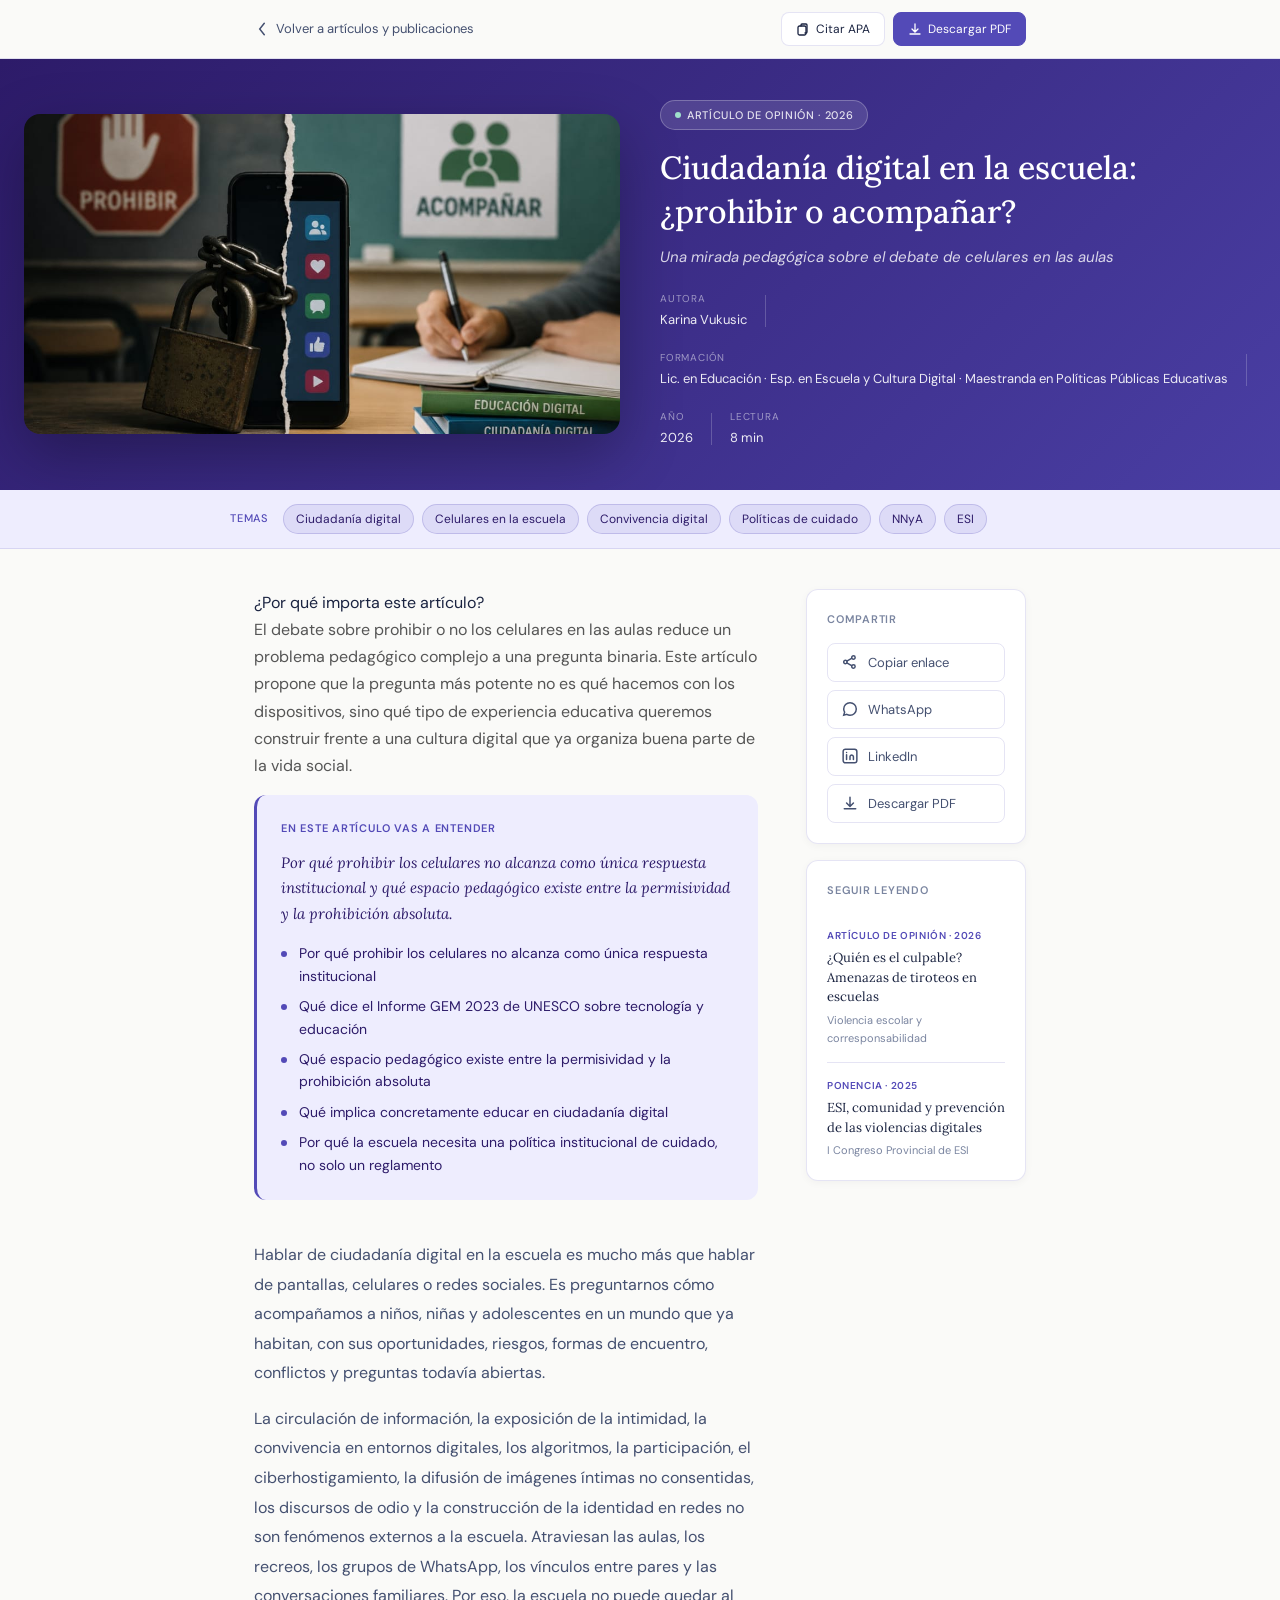
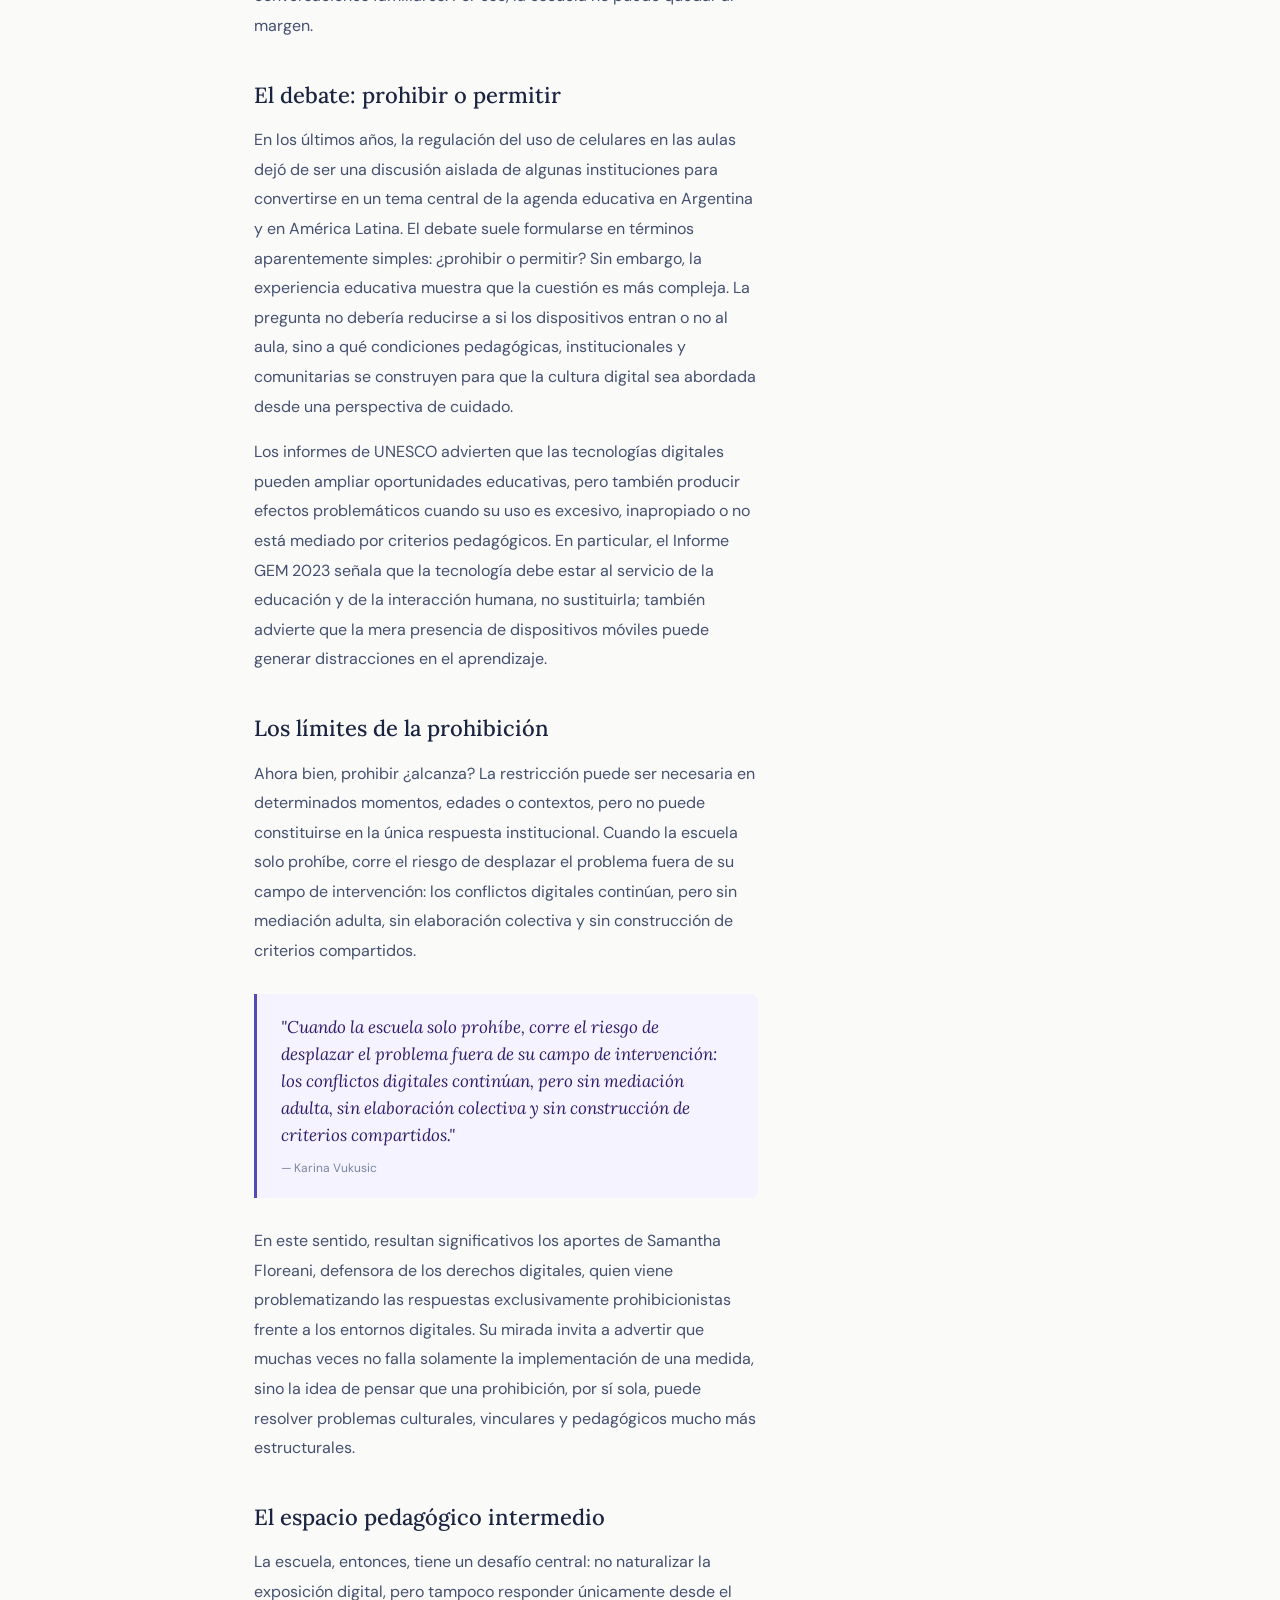
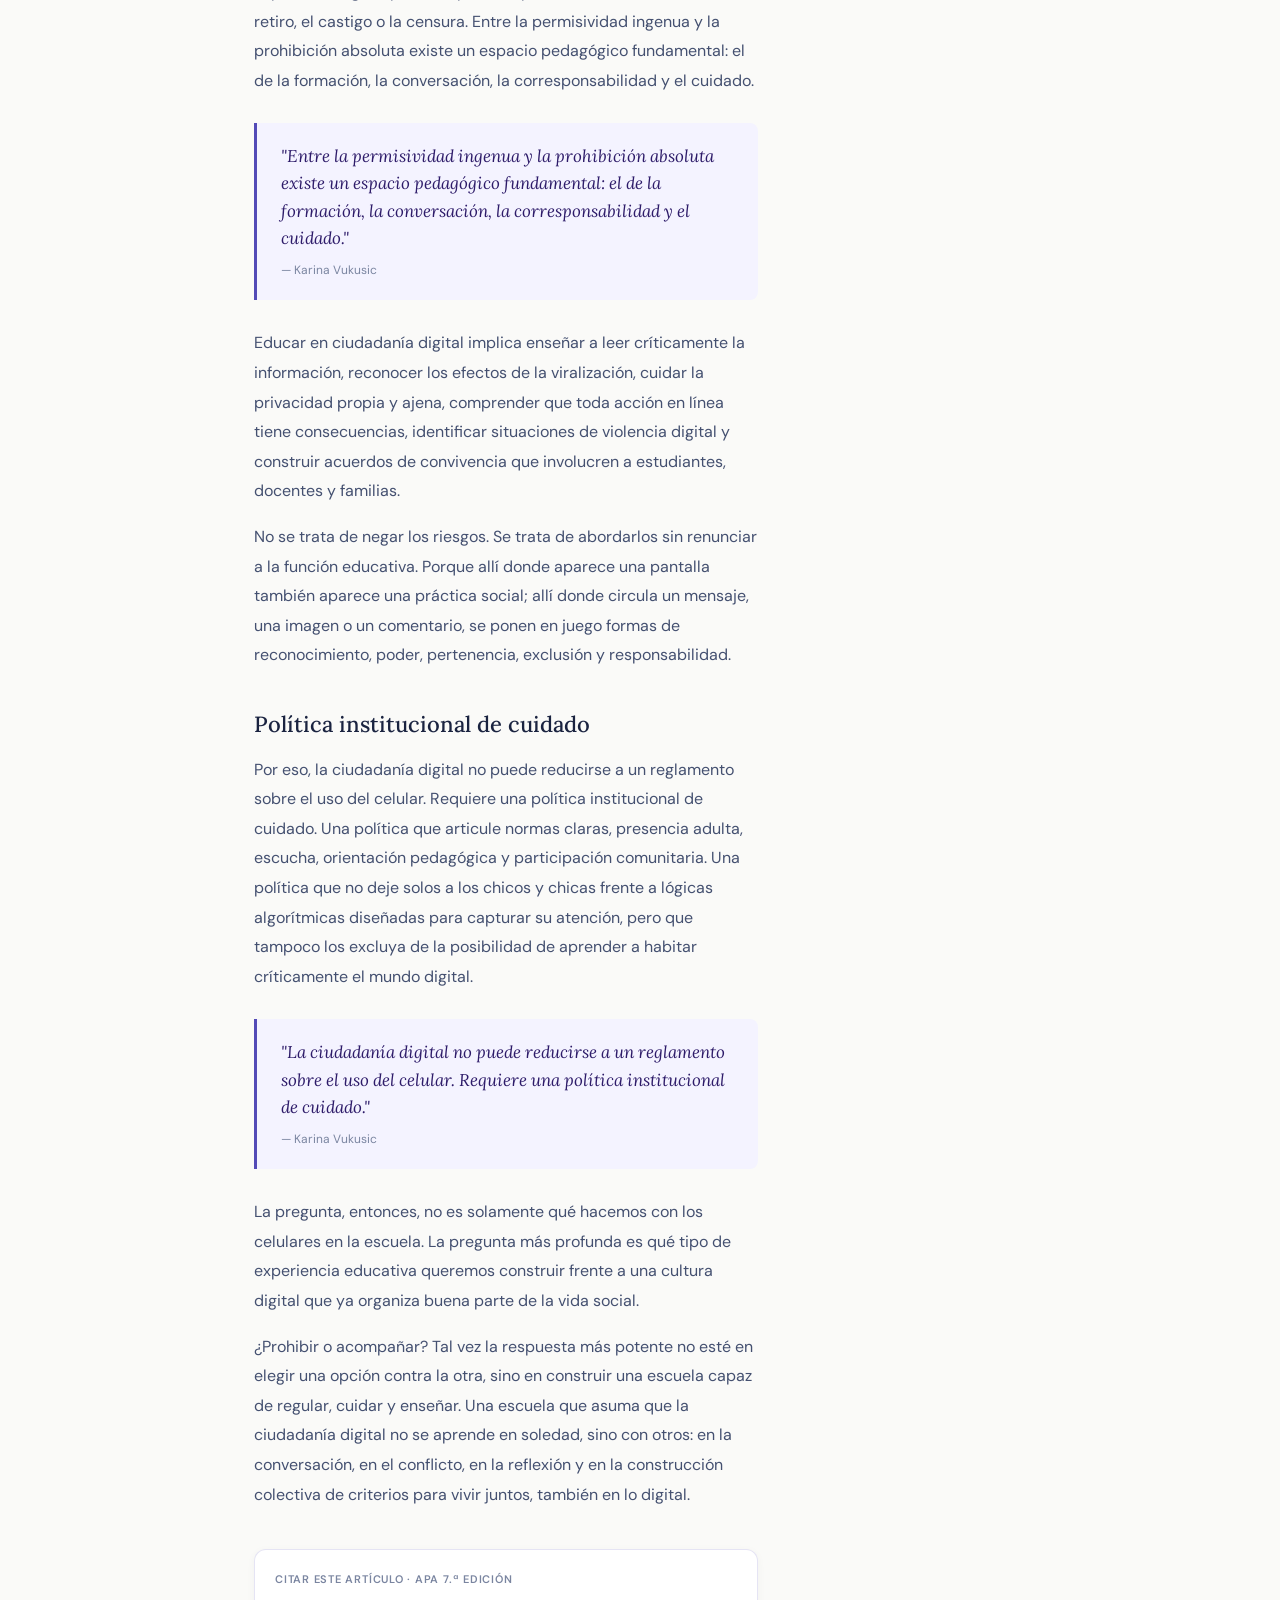
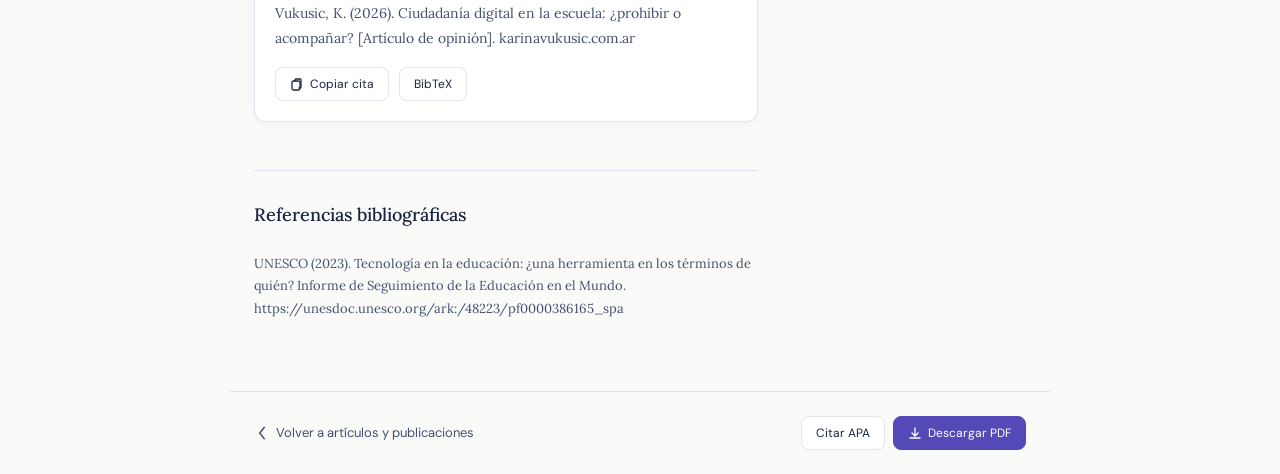
<file: ciudadania-digital.html>
<!DOCTYPE html>
<html lang="es">
<head>
<meta charset="UTF-8">
<meta name="viewport" content="width=device-width, initial-scale=1.0">
<title>Ciudadanía digital en la escuela: ¿prohibir o acompañar? — Karina Vukusic</title>
<link rel="stylesheet" href="styles.css">
<link rel="preconnect" href="https://fonts.googleapis.com">
<link href="https://fonts.googleapis.com/css2?family=Lora:ital,wght@0,400;0,500;1,400&family=DM+Sans:wght@300;400;500&display=swap" rel="stylesheet">
<link rel="icon" type="image/png" href="ciudadania-digital.jpeg">
</head>
<body class="article-page">

<nav class="article-topbar">
  <div class="article-topbar-inner">
    <a href="index.html#publicaciones" class="article-back-link">
      <svg viewBox="0 0 14 14" width="16" height="16" fill="none"><path d="M9 2L5 7l4 5" stroke="currentColor" stroke-width="1.3" stroke-linecap="round"/></svg>
      Volver a artículos y publicaciones
    </a>
    <div class="article-topbar-actions">
      <button class="article-btn" onclick="copyAPA()">
        <svg viewBox="0 0 14 14" fill="none" stroke="currentColor" stroke-width="1.3"><rect x="2" y="4" width="8" height="9" rx="1.5"/><path d="M5 4V3a1 1 0 0 1 1-1h4a1 1 0 0 1 1 1v7a1 1 0 0 1-1 1h-1" stroke-linecap="round"/></svg>
        Citar APA
      </button>
      <button class="article-btn article-btn-primary" onclick="downloadPDF(event)">
        <svg viewBox="0 0 14 14" fill="none" stroke="currentColor" stroke-width="1.3"><path d="M7 2v8M4 7l3 3 3-3M2 12h10" stroke-linecap="round"/></svg>
        Descargar PDF
      </button>
    </div>
  </div>
</nav>

<header class="article-hero article-hero-with-image">
  <div class="article-hero-image">
    <img src="ciudadania-digital.jpeg" alt="Ciudadanía digital en la escuela - Argentina 2026">
  </div>
  <div class="article-hero-content">
    <div class="article-chip article-chip-purple">
      <span class="article-chip-dot article-chip-dot-purple"></span>
      Artículo de opinión · 2026
    </div>
    <h1>Ciudadanía digital en la escuela: ¿prohibir o acompañar?</h1>
    <p class="article-subtitle article-subtitle-purple">Una mirada pedagógica sobre el debate de celulares en las aulas</p>
    <div class="article-meta">
      <div class="article-meta-group">
        <span class="article-meta-label">Autora</span>
        <span class="article-meta-value">Karina Vukusic</span>
      </div>
      <div class="article-meta-sep"></div>
      <div class="article-meta-group">
        <span class="article-meta-label">Formación</span>
        <span class="article-meta-value">Lic. en Educación · Esp. en Escuela y Cultura Digital · Maestranda en Políticas Públicas Educativas</span>
      </div>
      <div class="article-meta-sep"></div>
      <div class="article-meta-group">
        <span class="article-meta-label">Año</span>
        <span class="article-meta-value">2026</span>
      </div>
      <div class="article-meta-sep"></div>
      <div class="article-meta-group">
        <span class="article-meta-label">Lectura</span>
        <span class="article-meta-value">8 min</span>
      </div>
    </div>
  </div>
</header>

<div class="keywords-strip keywords-strip-purple">
  <div class="keywords-inner">
    <span class="kw-label kw-label-purple">Temas</span>
    <span class="kw-pill kw-pill-purple">Ciudadanía digital</span>
    <span class="kw-pill kw-pill-purple">Celulares en la escuela</span>
    <span class="kw-pill kw-pill-purple">Convivencia digital</span>
    <span class="kw-pill kw-pill-purple">Políticas de cuidado</span>
    <span class="kw-pill kw-pill-purple">NNyA</span>
    <span class="kw-pill kw-pill-purple">ESI</span>
  </div>
</div>

<div class="article-layout">
  <main class="article-content">

    <div class="why-box why-box-purple">
      <div class="why-label why-label-purple">¿Por qué importa este artículo?</div>
      <p class="why-text">El debate sobre prohibir o no los celulares en las aulas reduce un problema pedagógico complejo a una pregunta binaria. Este artículo propone que la pregunta más potente no es qué hacemos con los dispositivos, sino qué tipo de experiencia educativa queremos construir frente a una cultura digital que ya organiza buena parte de la vida social.</p>
    </div>

    <div class="summary-box summary-box-purple">
      <div class="summary-label summary-label-purple">En este artículo vas a entender</div>
      <p class="summary-intro summary-intro-purple">Por qué prohibir los celulares no alcanza como única respuesta institucional y qué espacio pedagógico existe entre la permisividad y la prohibición absoluta.</p>
      <ul class="summary-list summary-list-purple">
        <li>Por qué prohibir los celulares no alcanza como única respuesta institucional</li>
        <li>Qué dice el Informe GEM 2023 de UNESCO sobre tecnología y educación</li>
        <li>Qué espacio pedagógico existe entre la permisividad y la prohibición absoluta</li>
        <li>Qué implica concretamente educar en ciudadanía digital</li>
        <li>Por qué la escuela necesita una política institucional de cuidado, no solo un reglamento</li>
      </ul>
    </div>

    <div class="article-section" id="s1">
      <p class="body-text">Hablar de ciudadanía digital en la escuela es mucho más que hablar de pantallas, celulares o redes sociales. Es preguntarnos cómo acompañamos a niños, niñas y adolescentes en un mundo que ya habitan, con sus oportunidades, riesgos, formas de encuentro, conflictos y preguntas todavía abiertas.</p>
      <p class="body-text">La circulación de información, la exposición de la intimidad, la convivencia en entornos digitales, los algoritmos, la participación, el ciberhostigamiento, la difusión de imágenes íntimas no consentidas, los discursos de odio y la construcción de la identidad en redes no son fenómenos externos a la escuela. Atraviesan las aulas, los recreos, los grupos de WhatsApp, los vínculos entre pares y las conversaciones familiares. Por eso, la escuela no puede quedar al margen.</p>
    </div>

    <div class="article-section" id="s2">
      <h2>El debate: prohibir o permitir</h2>
      <p class="body-text">En los últimos años, la regulación del uso de celulares en las aulas dejó de ser una discusión aislada de algunas instituciones para convertirse en un tema central de la agenda educativa en Argentina y en América Latina. El debate suele formularse en términos aparentemente simples: ¿prohibir o permitir? Sin embargo, la experiencia educativa muestra que la cuestión es más compleja. La pregunta no debería reducirse a si los dispositivos entran o no al aula, sino a qué condiciones pedagógicas, institucionales y comunitarias se construyen para que la cultura digital sea abordada desde una perspectiva de cuidado.</p>
      <p class="body-text">Los informes de UNESCO advierten que las tecnologías digitales pueden ampliar oportunidades educativas, pero también producir efectos problemáticos cuando su uso es excesivo, inapropiado o no está mediado por criterios pedagógicos. En particular, el Informe GEM 2023 señala que la tecnología debe estar al servicio de la educación y de la interacción humana, no sustituirla; también advierte que la mera presencia de dispositivos móviles puede generar distracciones en el aprendizaje.</p>
    </div>

    <div class="article-section" id="s3">
      <h2>Los límites de la prohibición</h2>
      <p class="body-text">Ahora bien, prohibir ¿alcanza? La restricción puede ser necesaria en determinados momentos, edades o contextos, pero no puede constituirse en la única respuesta institucional. Cuando la escuela solo prohíbe, corre el riesgo de desplazar el problema fuera de su campo de intervención: los conflictos digitales continúan, pero sin mediación adulta, sin elaboración colectiva y sin construcción de criterios compartidos.</p>
      <div class="pullquote pullquote-purple">
        <p>"Cuando la escuela solo prohíbe, corre el riesgo de desplazar el problema fuera de su campo de intervención: los conflictos digitales continúan, pero sin mediación adulta, sin elaboración colectiva y sin construcción de criterios compartidos."</p>
        <cite>— Karina Vukusic</cite>
      </div>
      <p class="body-text">En este sentido, resultan significativos los aportes de Samantha Floreani, defensora de los derechos digitales, quien viene problematizando las respuestas exclusivamente prohibicionistas frente a los entornos digitales. Su mirada invita a advertir que muchas veces no falla solamente la implementación de una medida, sino la idea de pensar que una prohibición, por sí sola, puede resolver problemas culturales, vinculares y pedagógicos mucho más estructurales.</p>
    </div>

    <div class="article-section" id="s4">
      <h2>El espacio pedagógico intermedio</h2>
      <p class="body-text">La escuela, entonces, tiene un desafío central: no naturalizar la exposición digital, pero tampoco responder únicamente desde el retiro, el castigo o la censura. Entre la permisividad ingenua y la prohibición absoluta existe un espacio pedagógico fundamental: el de la formación, la conversación, la corresponsabilidad y el cuidado.</p>
      <div class="pullquote pullquote-purple">
        <p>"Entre la permisividad ingenua y la prohibición absoluta existe un espacio pedagógico fundamental: el de la formación, la conversación, la corresponsabilidad y el cuidado."</p>
        <cite>— Karina Vukusic</cite>
      </div>
      <p class="body-text">Educar en ciudadanía digital implica enseñar a leer críticamente la información, reconocer los efectos de la viralización, cuidar la privacidad propia y ajena, comprender que toda acción en línea tiene consecuencias, identificar situaciones de violencia digital y construir acuerdos de convivencia que involucren a estudiantes, docentes y familias.</p>
      <p class="body-text">No se trata de negar los riesgos. Se trata de abordarlos sin renunciar a la función educativa. Porque allí donde aparece una pantalla también aparece una práctica social; allí donde circula un mensaje, una imagen o un comentario, se ponen en juego formas de reconocimiento, poder, pertenencia, exclusión y responsabilidad.</p>
    </div>

    <div class="article-section" id="s5">
      <h2>Política institucional de cuidado</h2>
      <p class="body-text">Por eso, la ciudadanía digital no puede reducirse a un reglamento sobre el uso del celular. Requiere una política institucional de cuidado. Una política que articule normas claras, presencia adulta, escucha, orientación pedagógica y participación comunitaria. Una política que no deje solos a los chicos y chicas frente a lógicas algorítmicas diseñadas para capturar su atención, pero que tampoco los excluya de la posibilidad de aprender a habitar críticamente el mundo digital.</p>
      <div class="pullquote pullquote-purple">
        <p>"La ciudadanía digital no puede reducirse a un reglamento sobre el uso del celular. Requiere una política institucional de cuidado."</p>
        <cite>— Karina Vukusic</cite>
      </div>
      <p class="body-text">La pregunta, entonces, no es solamente qué hacemos con los celulares en la escuela. La pregunta más profunda es qué tipo de experiencia educativa queremos construir frente a una cultura digital que ya organiza buena parte de la vida social.</p>
      <p class="body-text">¿Prohibir o acompañar? Tal vez la respuesta más potente no esté en elegir una opción contra la otra, sino en construir una escuela capaz de regular, cuidar y enseñar. Una escuela que asuma que la ciudadanía digital no se aprende en soledad, sino con otros: en la conversación, en el conflicto, en la reflexión y en la construcción colectiva de criterios para vivir juntos, también en lo digital.</p>
    </div>

    <div class="apa-box apa-box-purple">
      <div class="apa-label">Citar este artículo · APA 7.ª edición</div>
      <p class="apa-text" id="apa-ref">Vukusic, K. (2026). Ciudadanía digital en la escuela: ¿prohibir o acompañar? [Artículo de opinión]. karinavukusic.com.ar</p>
      <div class="apa-actions">
        <button class="article-btn" onclick="copyAPA()">
          <svg viewBox="0 0 14 14" fill="none" stroke="currentColor" stroke-width="1.3" width="12" height="12"><rect x="2" y="4" width="8" height="9" rx="1.5"/><path d="M5 4V3a1 1 0 0 1 1-1h4a1 1 0 0 1 1 1v7a1 1 0 0 1-1 1h-1" stroke-linecap="round"/></svg>
          Copiar cita
        </button>
        <button class="article-btn" onclick="copyBib()">BibTeX</button>
        <span class="apa-ok apa-ok-purple" id="apa-ok">Copiada</span>
      </div>
    </div>

    <div class="refs-section">
      <h3 class="refs-title">Referencias bibliográficas</h3>
      <div class="ref-item">UNESCO (2023). Tecnología en la educación: ¿una herramienta en los términos de quién? Informe de Seguimiento de la Educación en el Mundo. https://unesdoc.unesco.org/ark:/48223/pf0000386165_spa</div>
    </div>

  </main>

  <aside class="article-sidebar">

    <div class="sidebar-block">
      <div class="sidebar-label">Compartir</div>
      <div class="share-grid">
        <button class="share-btn" onclick="shareLink()">
          <svg viewBox="0 0 14 14" width="16" height="16" fill="none" stroke="currentColor" stroke-width="1.3"><circle cx="10" cy="3" r="1.5"/><circle cx="10" cy="11" r="1.5"/><circle cx="3" cy="7" r="1.5"/><path d="M4.2 6.2l4.2-2.4M4.2 7.8l4.2 2.4" stroke-linecap="round"/></svg>
          Copiar enlace
        </button>
        <button class="share-btn" onclick="shareWA()">
          <svg viewBox="0 0 14 14" width="16" height="16" fill="none" stroke="currentColor" stroke-width="1.3"><path d="M7 1.5A5.5 5.5 0 0 1 12.5 7c0 3.038-2.462 5.5-5.5 5.5a5.48 5.48 0 0 1-2.8-.77L1.5 12.5l.8-2.7A5.48 5.48 0 0 1 1.5 7 5.5 5.5 0 0 1 7 1.5Z" stroke-linecap="round"/></svg>
          WhatsApp
        </button>
        <button class="share-btn" onclick="shareLinkedIn()">
          <svg viewBox="0 0 14 14" width="16" height="16" fill="none" stroke="currentColor" stroke-width="1.3"><rect x="1" y="1" width="12" height="12" rx="2"/><path d="M4 6v4M4 4v.01M7 10V7.5A1.5 1.5 0 0 1 10 8v2" stroke-linecap="round"/></svg>
          LinkedIn
        </button>
        <button class="share-btn" onclick="downloadPDF(event)">
          <svg viewBox="0 0 14 14" width="16" height="16" fill="none" stroke="currentColor" stroke-width="1.3"><path d="M7 2v8M4 7l3 3 3-3M2 12h10" stroke-linecap="round"/></svg>
          Descargar PDF
        </button>
      </div>
    </div>

    <div class="sidebar-block">
      <div class="sidebar-label">Seguir leyendo</div>
      <a href="articulo-culpable.html" class="related-card">
        <div class="related-type">Artículo de opinión · 2026</div>
        <div class="related-title">¿Quién es el culpable? Amenazas de tiroteos en escuelas</div>
        <div class="related-year">Violencia escolar y corresponsabilidad</div>
      </a>
      <a href="ponencia-esi.html" class="related-card">
        <div class="related-type">Ponencia · 2025</div>
        <div class="related-title">ESI, comunidad y prevención de las violencias digitales</div>
        <div class="related-year">I Congreso Provincial de ESI</div>
      </a>
    </div>

  </aside>
</div>

<footer class="article-footer">
  <a href="index.html#publicaciones" class="article-back-link">
    <svg viewBox="0 0 14 14" fill="none" width="16" height="16"><path d="M9 2L5 7l4 5" stroke="currentColor" stroke-width="1.3" stroke-linecap="round"/></svg>
    Volver a artículos y publicaciones
  </a>
  <div style="display:flex;gap:8px;flex-wrap:wrap;">
    <button class="article-btn" onclick="copyAPA()">Citar APA</button>
    <button class="article-btn article-btn-primary" onclick="downloadPDF(event)">
      <svg viewBox="0 0 14 14" fill="none" stroke="currentColor" stroke-width="1.3" width="12" height="12"><path d="M7 2v8M4 7l3 3 3-3M2 12h10" stroke-linecap="round"/></svg>
      Descargar PDF
    </button>
  </div>
</footer>

<div class="toast" id="toast"></div>

<script>
const APA_TEXT = document.getElementById('apa-ref').innerText;
const BIBTEX = `@misc{vukusic2026ciudadania,
  author = {Vukusic, Karina},
  title  = {{C}iudadan{\\'i}a digital en la escuela: {¿}prohibir o acompa{\\~n}ar?},
  year   = {2026}
}`;

function toast(msg) {
  const t = document.getElementById('toast');
  t.textContent = msg;
  t.classList.add('show');
  setTimeout(() => t.classList.remove('show'), 2400);
}
function copyAPA() {
  navigator.clipboard.writeText(APA_TEXT).catch(() => {});
  document.getElementById('apa-ok').style.display = 'inline';
  setTimeout(() => document.getElementById('apa-ok').style.display = 'none', 2400);
  toast('Cita APA copiada al portapapeles');
}
function copyBib() {
  navigator.clipboard.writeText(BIBTEX).catch(() => {});
  toast('BibTeX copiado al portapapeles');
}
function shareLink() {
  navigator.clipboard.writeText(window.location.href).catch(() => {});
  toast('Enlace copiado al portapapeles');
}
function shareWA() {
  const url = encodeURIComponent(window.location.href);
  const txt = encodeURIComponent('Ciudadanía digital en la escuela: ¿prohibir o acompañar? — ');
  window.open('https://wa.me/?text=' + txt + url, '_blank');
}
function shareLinkedIn() {
  window.open('https://www.linkedin.com/sharing/share-offsite/?url=' + encodeURIComponent(window.location.href), '_blank');
}
function downloadPDF(e) {
  if (e) e.preventDefault();
  toast('La descarga en PDF estará disponible próximamente');
}
</script>
</body>
</html>
</file>
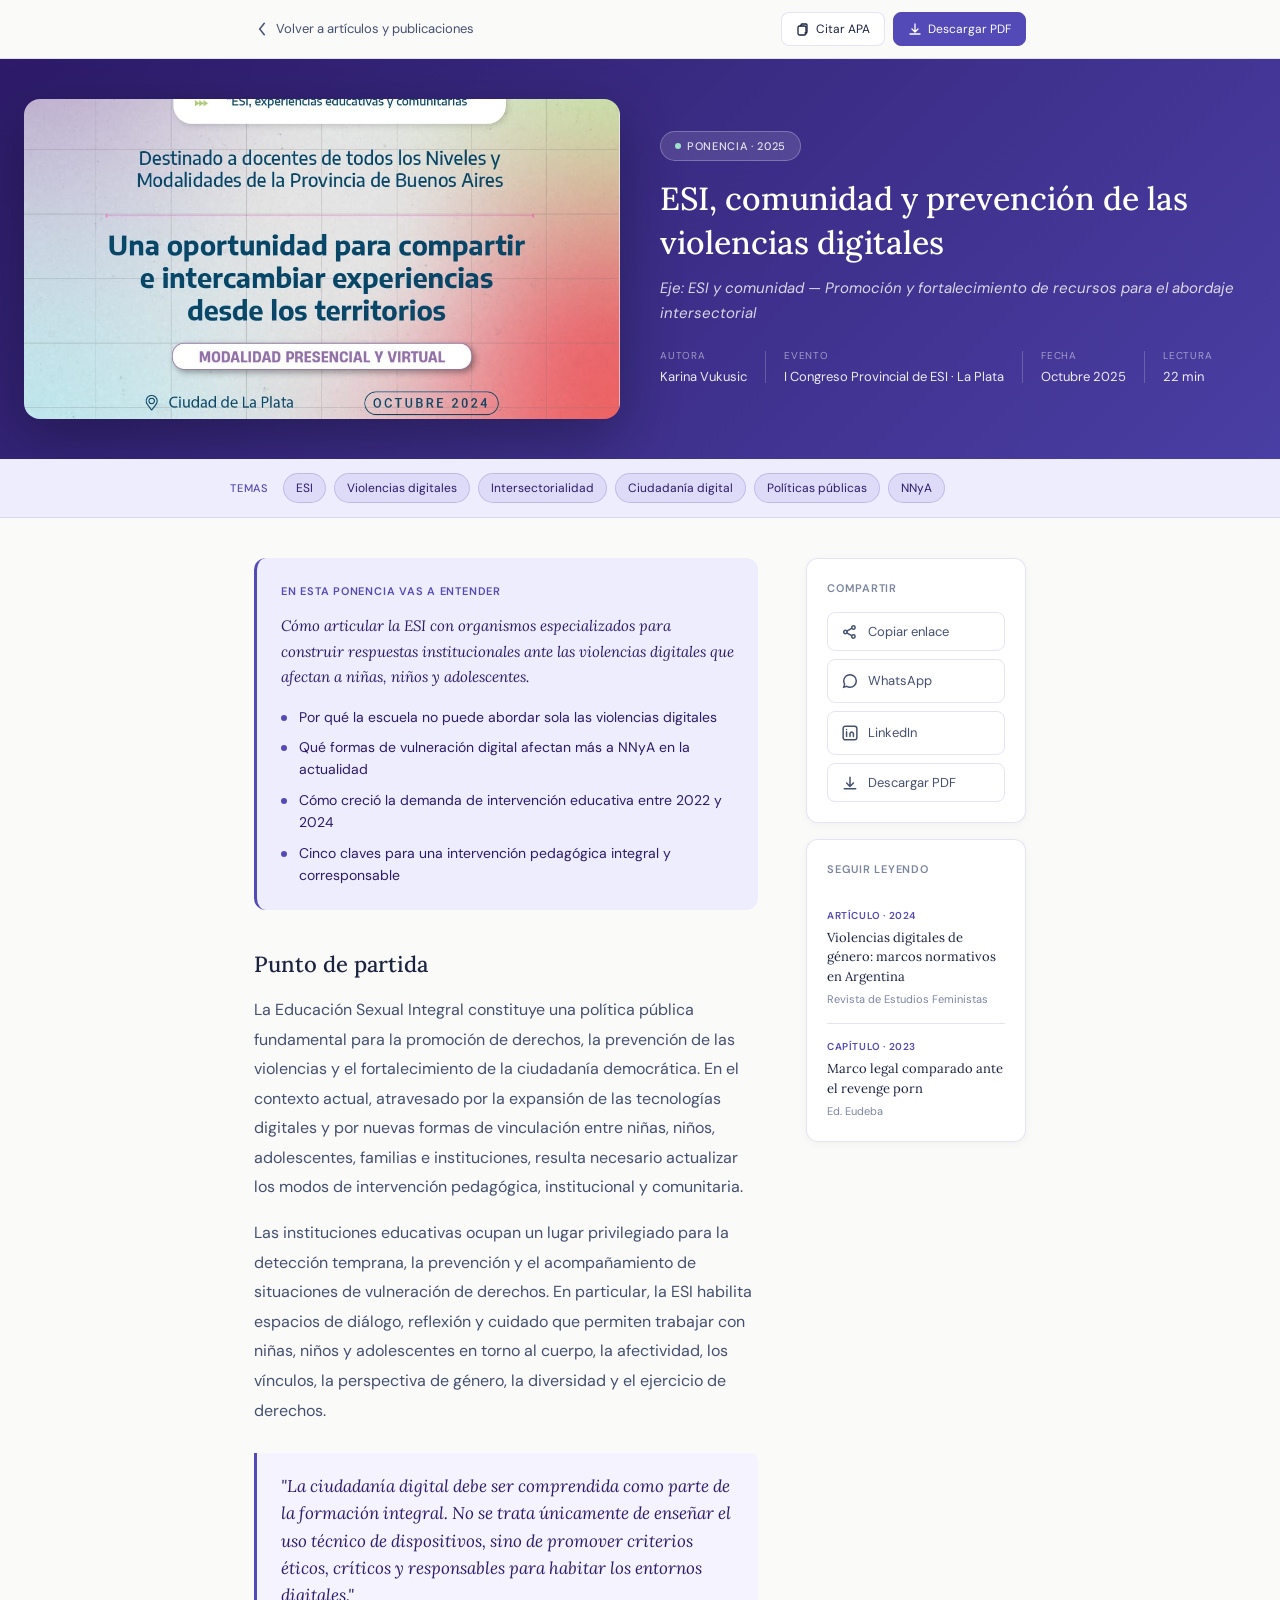
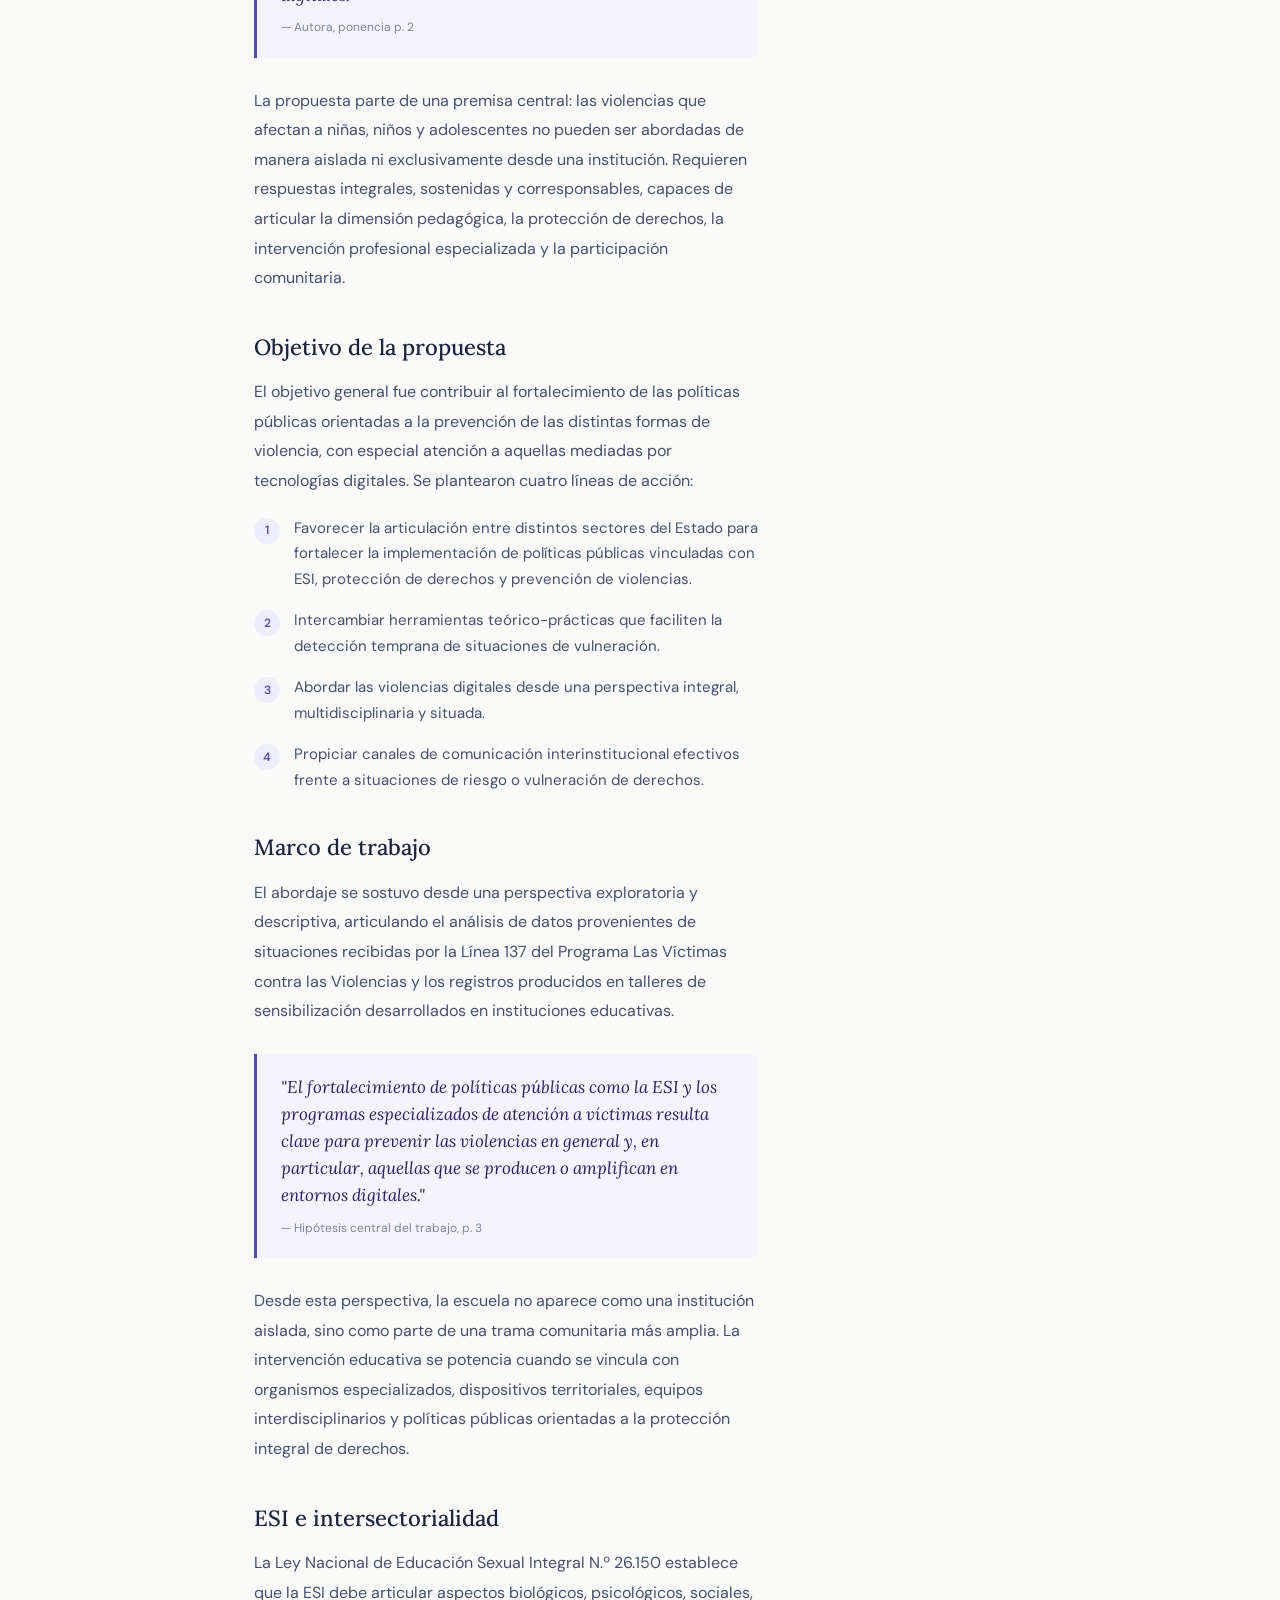
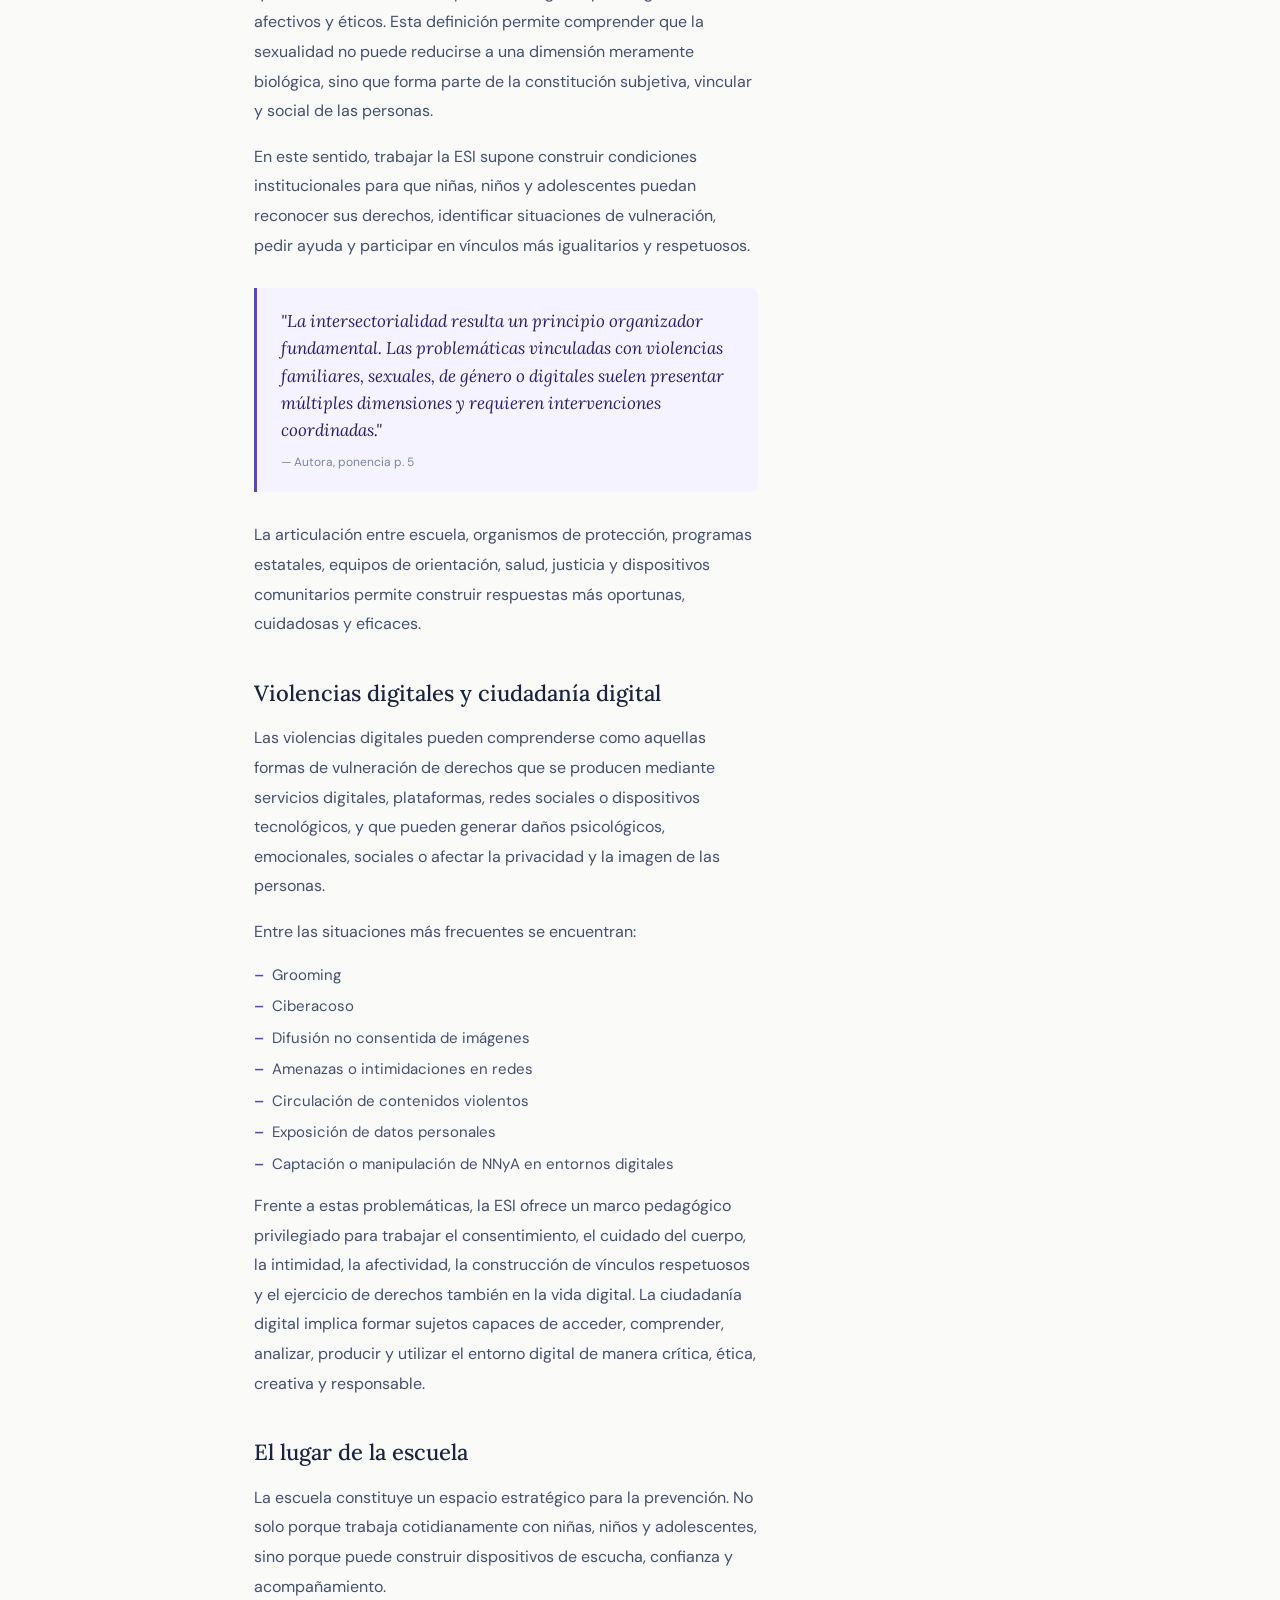
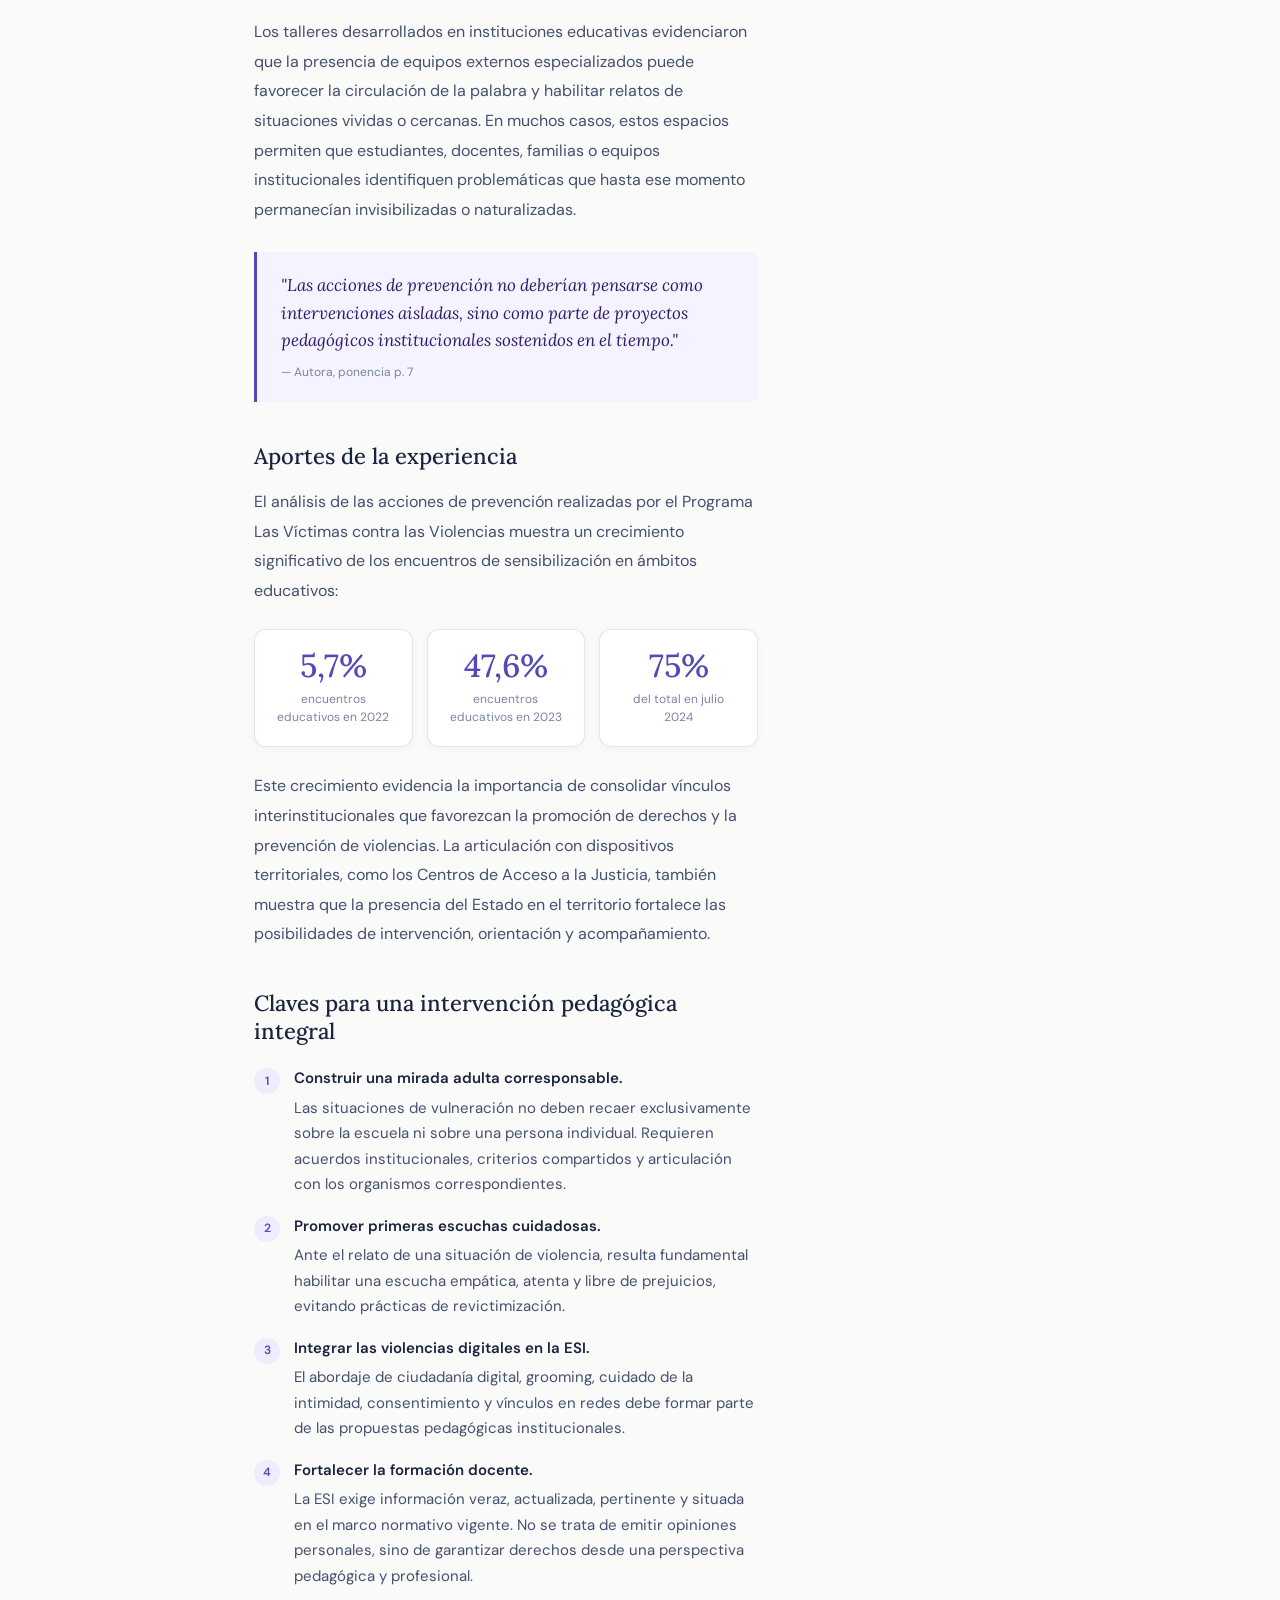
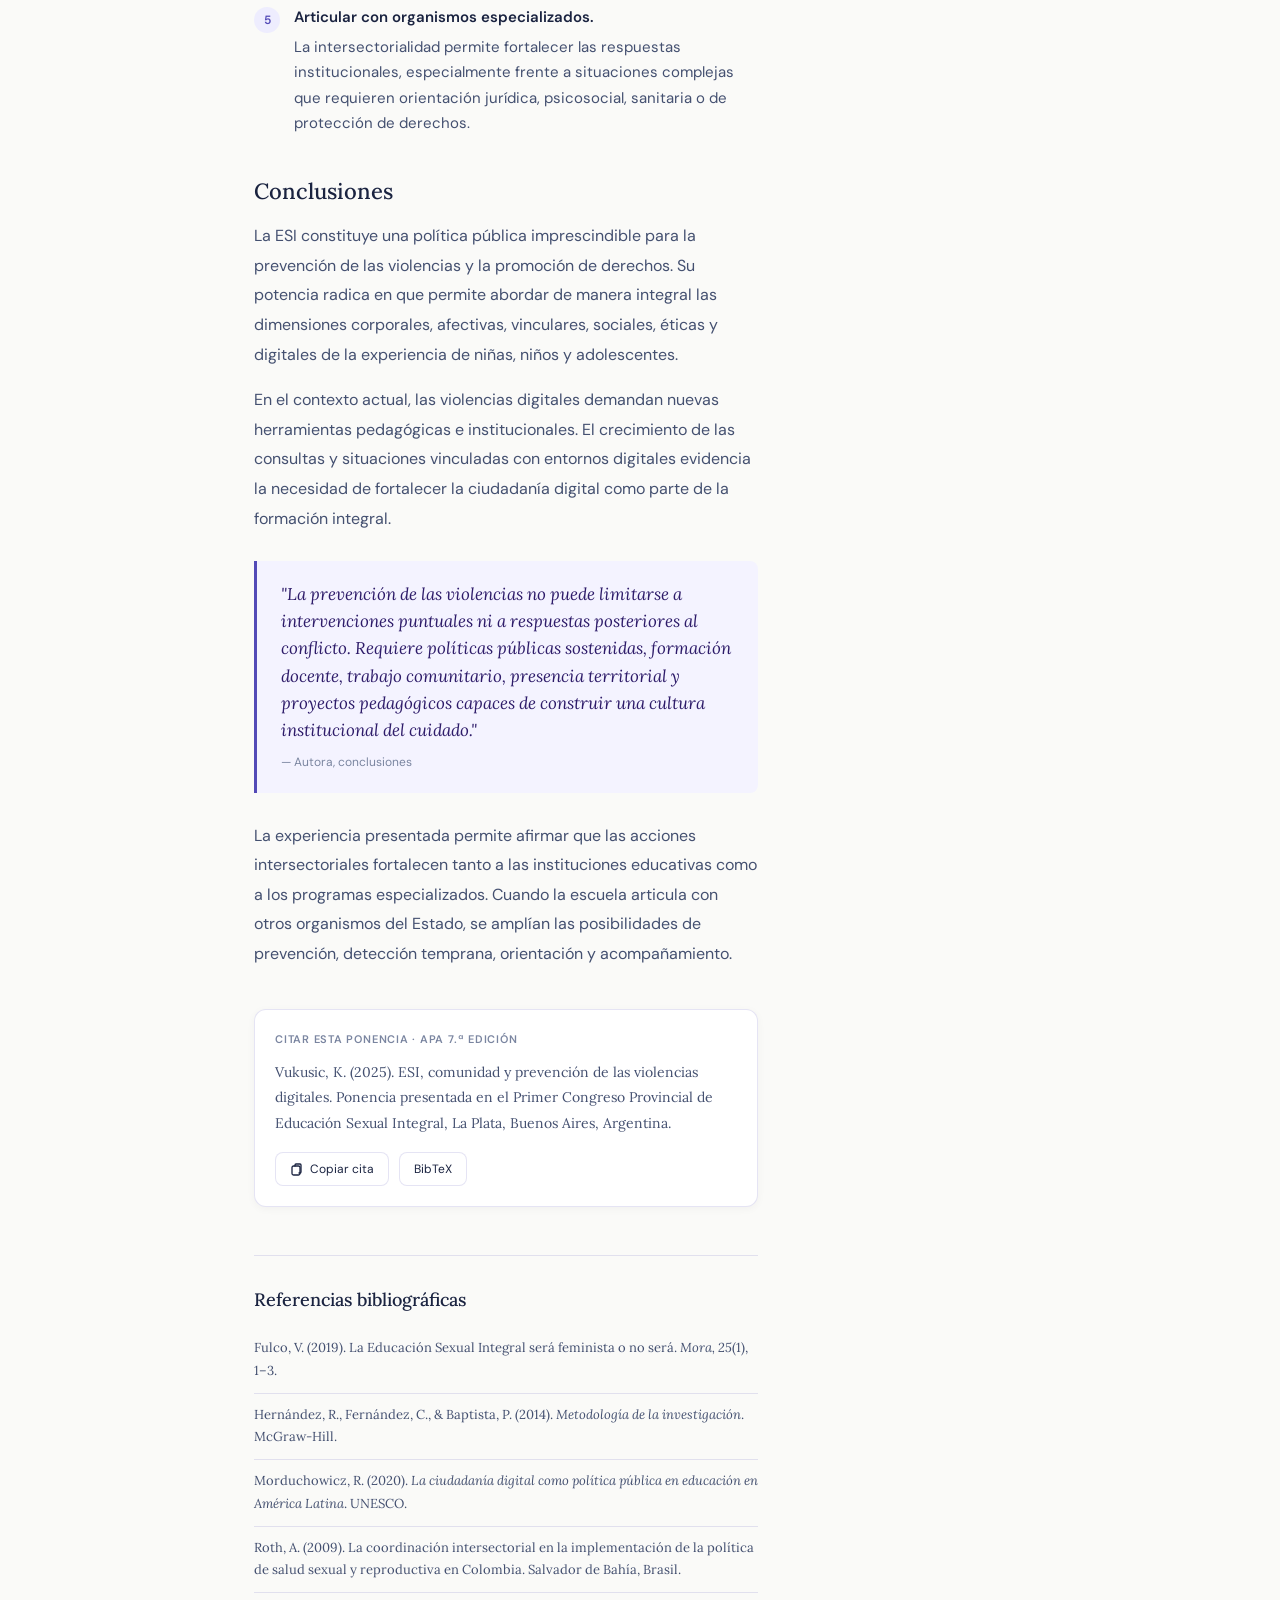
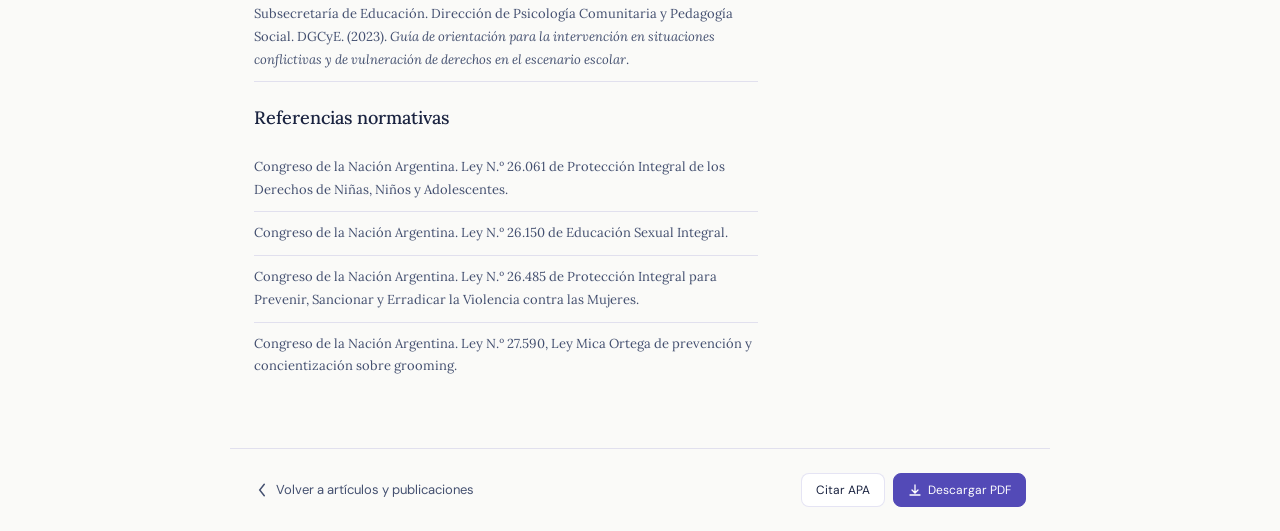
<file: ponencia-esi.html>
<!DOCTYPE html>
<html lang="es">
<head>
    <meta charset="UTF-8">
    <meta name="viewport" content="width=device-width, initial-scale=1.0">
    <title>ESI, comunidad y prevención de las violencias digitales | Karina Vukusic</title>
    <link rel="stylesheet" href="styles.css">
    <link rel="preconnect" href="https://fonts.googleapis.com">
    <link href="https://fonts.googleapis.com/css2?family=DM+Sans:wght@400;500;600&family=Lora:ital,wght@0,400;0,500;1,400&display=swap" rel="stylesheet">
    <link rel="icon" type="image/png" href="logo-consul.png">
</head>
<body class="article-page">

<!-- Topbar -->
<nav class="article-topbar">
    <div class="article-topbar-inner">
        <a href="index.html#publicaciones" class="article-back-link">
            <svg viewBox="0 0 14 14" fill="none" width="16" height="16" style="flex-shrink:0">
                <path d="M9 2L5 7l4 5" stroke="currentColor" stroke-width="1.3" stroke-linecap="round"/>
            </svg>
            Volver a artículos y publicaciones
        </a>
        <div class="article-topbar-actions">
            <button class="article-btn" onclick="copyAPA()">
                <svg viewBox="0 0 14 14" fill="none" stroke="currentColor" stroke-width="1.3" width="14" height="14">
                    <rect x="2" y="4" width="8" height="9" rx="1.5"/>
                    <path d="M5 4V3a1 1 0 0 1 1-1h4a1 1 0 0 1 1 1v7a1 1 0 0 1-1 1h-1" stroke-linecap="round"/>
                </svg>
                Citar APA
            </button>
            <button class="article-btn article-btn-primary" onclick="downloadPDF()">
                <svg viewBox="0 0 14 14" fill="none" stroke="currentColor" stroke-width="1.3" width="14" height="14">
                    <path d="M7 2v8M4 7l3 3 3-3M2 12h10" stroke-linecap="round"/>
                </svg>
                Descargar PDF
            </button>
        </div>
    </div>
</nav>

<!-- Hero -->
<header class="article-hero article-hero-with-image">
    <div class="article-hero-image">
        <img src="congreso.jpg" alt="Congreso Provincial de ESI - La Plata 2025">
    </div>
    <div class="article-hero-content">
        <div class="article-chip">
            <span class="article-chip-dot"></span>
            Ponencia · 2025
        </div>
        <h1>ESI, comunidad y prevención de las violencias digitales</h1>
        <p class="article-subtitle">Eje: ESI y comunidad — Promoción y fortalecimiento de recursos para el abordaje intersectorial</p>
        <div class="article-meta">
            <div class="article-meta-group">
                <span class="article-meta-label">Autora</span>
                <span class="article-meta-value">Karina Vukusic</span>
            </div>
            <div class="article-meta-sep"></div>
            <div class="article-meta-group">
                <span class="article-meta-label">Evento</span>
                <span class="article-meta-value">I Congreso Provincial de ESI · La Plata</span>
            </div>
            <div class="article-meta-sep"></div>
            <div class="article-meta-group">
                <span class="article-meta-label">Fecha</span>
                <span class="article-meta-value">Octubre 2025</span>
            </div>
            <div class="article-meta-sep"></div>
            <div class="article-meta-group">
                <span class="article-meta-label">Lectura</span>
                <span class="article-meta-value">22 min</span>
            </div>
        </div>
    </div>
</header>

<!-- Keywords -->
<div class="keywords-strip">
    <div class="keywords-inner">
        <span class="kw-label">Temas</span>
        <span class="kw-pill">ESI</span>
        <span class="kw-pill">Violencias digitales</span>
        <span class="kw-pill">Intersectorialidad</span>
        <span class="kw-pill">Ciudadanía digital</span>
        <span class="kw-pill">Políticas públicas</span>
        <span class="kw-pill">NNyA</span>
    </div>
</div>

<!-- Main Layout -->
<div class="article-layout">
    <main class="article-content">

        <!-- Summary Box -->
        <div class="summary-box">
            <div class="summary-label">En esta ponencia vas a entender</div>
            <p class="summary-intro">Cómo articular la ESI con organismos especializados para construir respuestas institucionales ante las violencias digitales que afectan a niñas, niños y adolescentes.</p>
            <ul class="summary-list">
                <li>Por qué la escuela no puede abordar sola las violencias digitales</li>
                <li>Qué formas de vulneración digital afectan más a NNyA en la actualidad</li>
                <li>Cómo creció la demanda de intervención educativa entre 2022 y 2024</li>
                <li>Cinco claves para una intervención pedagógica integral y corresponsable</li>
            </ul>
        </div>

        <!-- Section 1 -->
        <section class="article-section" id="s1">
            <h2>Punto de partida</h2>
            <p>La Educación Sexual Integral constituye una política pública fundamental para la promoción de derechos, la prevención de las violencias y el fortalecimiento de la ciudadanía democrática. En el contexto actual, atravesado por la expansión de las tecnologías digitales y por nuevas formas de vinculación entre niñas, niños, adolescentes, familias e instituciones, resulta necesario actualizar los modos de intervención pedagógica, institucional y comunitaria.</p>
            <p>Las instituciones educativas ocupan un lugar privilegiado para la detección temprana, la prevención y el acompañamiento de situaciones de vulneración de derechos. En particular, la ESI habilita espacios de diálogo, reflexión y cuidado que permiten trabajar con niñas, niños y adolescentes en torno al cuerpo, la afectividad, los vínculos, la perspectiva de género, la diversidad y el ejercicio de derechos.</p>
            <div class="pullquote">
                <p>"La ciudadanía digital debe ser comprendida como parte de la formación integral. No se trata únicamente de enseñar el uso técnico de dispositivos, sino de promover criterios éticos, críticos y responsables para habitar los entornos digitales."</p>
                <cite>— Autora, ponencia p. 2</cite>
            </div>
            <p>La propuesta parte de una premisa central: las violencias que afectan a niñas, niños y adolescentes no pueden ser abordadas de manera aislada ni exclusivamente desde una institución. Requieren respuestas integrales, sostenidas y corresponsables, capaces de articular la dimensión pedagógica, la protección de derechos, la intervención profesional especializada y la participación comunitaria.</p>
        </section>

        <!-- Section 2 -->
        <section class="article-section" id="s2">
            <h2>Objetivo de la propuesta</h2>
            <p>El objetivo general fue contribuir al fortalecimiento de las políticas públicas orientadas a la prevención de las distintas formas de violencia, con especial atención a aquellas mediadas por tecnologías digitales. Se plantearon cuatro líneas de acción:</p>
            <ol class="numbered-list">
                <li><span class="n-num">1</span><span class="n-body">Favorecer la articulación entre distintos sectores del Estado para fortalecer la implementación de políticas públicas vinculadas con ESI, protección de derechos y prevención de violencias.</span></li>
                <li><span class="n-num">2</span><span class="n-body">Intercambiar herramientas teórico-prácticas que faciliten la detección temprana de situaciones de vulneración.</span></li>
                <li><span class="n-num">3</span><span class="n-body">Abordar las violencias digitales desde una perspectiva integral, multidisciplinaria y situada.</span></li>
                <li><span class="n-num">4</span><span class="n-body">Propiciar canales de comunicación interinstitucional efectivos frente a situaciones de riesgo o vulneración de derechos.</span></li>
            </ol>
        </section>

        <!-- Section 3 -->
        <section class="article-section" id="s3">
            <h2>Marco de trabajo</h2>
            <p>El abordaje se sostuvo desde una perspectiva exploratoria y descriptiva, articulando el análisis de datos provenientes de situaciones recibidas por la Línea 137 del Programa Las Víctimas contra las Violencias y los registros producidos en talleres de sensibilización desarrollados en instituciones educativas.</p>
            <div class="pullquote">
                <p>"El fortalecimiento de políticas públicas como la ESI y los programas especializados de atención a víctimas resulta clave para prevenir las violencias en general y, en particular, aquellas que se producen o amplifican en entornos digitales."</p>
                <cite>— Hipótesis central del trabajo, p. 3</cite>
            </div>
            <p>Desde esta perspectiva, la escuela no aparece como una institución aislada, sino como parte de una trama comunitaria más amplia. La intervención educativa se potencia cuando se vincula con organismos especializados, dispositivos territoriales, equipos interdisciplinarios y políticas públicas orientadas a la protección integral de derechos.</p>
        </section>

        <!-- Section 4 -->
        <section class="article-section" id="s4">
            <h2>ESI e intersectorialidad</h2>
            <p>La Ley Nacional de Educación Sexual Integral N.º 26.150 establece que la ESI debe articular aspectos biológicos, psicológicos, sociales, afectivos y éticos. Esta definición permite comprender que la sexualidad no puede reducirse a una dimensión meramente biológica, sino que forma parte de la constitución subjetiva, vincular y social de las personas.</p>
            <p>En este sentido, trabajar la ESI supone construir condiciones institucionales para que niñas, niños y adolescentes puedan reconocer sus derechos, identificar situaciones de vulneración, pedir ayuda y participar en vínculos más igualitarios y respetuosos.</p>
            <div class="pullquote">
                <p>"La intersectorialidad resulta un principio organizador fundamental. Las problemáticas vinculadas con violencias familiares, sexuales, de género o digitales suelen presentar múltiples dimensiones y requieren intervenciones coordinadas."</p>
                <cite>— Autora, ponencia p. 5</cite>
            </div>
            <p>La articulación entre escuela, organismos de protección, programas estatales, equipos de orientación, salud, justicia y dispositivos comunitarios permite construir respuestas más oportunas, cuidadosas y eficaces.</p>
        </section>

        <!-- Section 5 -->
        <section class="article-section" id="s5">
            <h2>Violencias digitales y ciudadanía digital</h2>
            <p>Las violencias digitales pueden comprenderse como aquellas formas de vulneración de derechos que se producen mediante servicios digitales, plataformas, redes sociales o dispositivos tecnológicos, y que pueden generar daños psicológicos, emocionales, sociales o afectar la privacidad y la imagen de las personas.</p>
            <p>Entre las situaciones más frecuentes se encuentran:</p>
            <ul class="bullet-list">
                <li>Grooming</li>
                <li>Ciberacoso</li>
                <li>Difusión no consentida de imágenes</li>
                <li>Amenazas o intimidaciones en redes</li>
                <li>Circulación de contenidos violentos</li>
                <li>Exposición de datos personales</li>
                <li>Captación o manipulación de NNyA en entornos digitales</li>
            </ul>
            <p style="margin-top:14px">Frente a estas problemáticas, la ESI ofrece un marco pedagógico privilegiado para trabajar el consentimiento, el cuidado del cuerpo, la intimidad, la afectividad, la construcción de vínculos respetuosos y el ejercicio de derechos también en la vida digital. La ciudadanía digital implica formar sujetos capaces de acceder, comprender, analizar, producir y utilizar el entorno digital de manera crítica, ética, creativa y responsable.</p>
        </section>

        <!-- Section 6 -->
        <section class="article-section" id="s6">
            <h2>El lugar de la escuela</h2>
            <p>La escuela constituye un espacio estratégico para la prevención. No solo porque trabaja cotidianamente con niñas, niños y adolescentes, sino porque puede construir dispositivos de escucha, confianza y acompañamiento.</p>
            <p>Los talleres desarrollados en instituciones educativas evidenciaron que la presencia de equipos externos especializados puede favorecer la circulación de la palabra y habilitar relatos de situaciones vividas o cercanas. En muchos casos, estos espacios permiten que estudiantes, docentes, familias o equipos institucionales identifiquen problemáticas que hasta ese momento permanecían invisibilizadas o naturalizadas.</p>
            <div class="pullquote">
                <p>"Las acciones de prevención no deberían pensarse como intervenciones aisladas, sino como parte de proyectos pedagógicos institucionales sostenidos en el tiempo."</p>
                <cite>— Autora, ponencia p. 7</cite>
            </div>
        </section>

        <!-- Section 7 -->
        <section class="article-section" id="s7">
            <h2>Aportes de la experiencia</h2>
            <p>El análisis de las acciones de prevención realizadas por el Programa Las Víctimas contra las Violencias muestra un crecimiento significativo de los encuentros de sensibilización en ámbitos educativos:</p>
            <div class="stats-grid">
                <div class="stat-card">
                    <div class="stat-num">5,7%</div>
                    <div class="stat-label">encuentros educativos en 2022</div>
                </div>
                <div class="stat-card">
                    <div class="stat-num">47,6%</div>
                    <div class="stat-label">encuentros educativos en 2023</div>
                </div>
                <div class="stat-card">
                    <div class="stat-num">75%</div>
                    <div class="stat-label">del total en julio 2024</div>
                </div>
            </div>
            <p>Este crecimiento evidencia la importancia de consolidar vínculos interinstitucionales que favorezcan la promoción de derechos y la prevención de violencias. La articulación con dispositivos territoriales, como los Centros de Acceso a la Justicia, también muestra que la presencia del Estado en el territorio fortalece las posibilidades de intervención, orientación y acompañamiento.</p>
        </section>

        <!-- Section 8 -->
        <section class="article-section" id="s8">
            <h2>Claves para una intervención pedagógica integral</h2>
            <ol class="numbered-list">
                <li><span class="n-num">1</span><span class="n-body"><strong>Construir una mirada adulta corresponsable.</strong> Las situaciones de vulneración no deben recaer exclusivamente sobre la escuela ni sobre una persona individual. Requieren acuerdos institucionales, criterios compartidos y articulación con los organismos correspondientes.</span></li>
                <li><span class="n-num">2</span><span class="n-body"><strong>Promover primeras escuchas cuidadosas.</strong> Ante el relato de una situación de violencia, resulta fundamental habilitar una escucha empática, atenta y libre de prejuicios, evitando prácticas de revictimización.</span></li>
                <li><span class="n-num">3</span><span class="n-body"><strong>Integrar las violencias digitales en la ESI.</strong> El abordaje de ciudadanía digital, grooming, cuidado de la intimidad, consentimiento y vínculos en redes debe formar parte de las propuestas pedagógicas institucionales.</span></li>
                <li><span class="n-num">4</span><span class="n-body"><strong>Fortalecer la formación docente.</strong> La ESI exige información veraz, actualizada, pertinente y situada en el marco normativo vigente. No se trata de emitir opiniones personales, sino de garantizar derechos desde una perspectiva pedagógica y profesional.</span></li>
                <li><span class="n-num">5</span><span class="n-body"><strong>Articular con organismos especializados.</strong> La intersectorialidad permite fortalecer las respuestas institucionales, especialmente frente a situaciones complejas que requieren orientación jurídica, psicosocial, sanitaria o de protección de derechos.</span></li>
            </ol>
        </section>

        <!-- Section 9 -->
        <section class="article-section" id="s9">
            <h2>Conclusiones</h2>
            <p>La ESI constituye una política pública imprescindible para la prevención de las violencias y la promoción de derechos. Su potencia radica en que permite abordar de manera integral las dimensiones corporales, afectivas, vinculares, sociales, éticas y digitales de la experiencia de niñas, niños y adolescentes.</p>
            <p>En el contexto actual, las violencias digitales demandan nuevas herramientas pedagógicas e institucionales. El crecimiento de las consultas y situaciones vinculadas con entornos digitales evidencia la necesidad de fortalecer la ciudadanía digital como parte de la formación integral.</p>
            <div class="pullquote">
                <p>"La prevención de las violencias no puede limitarse a intervenciones puntuales ni a respuestas posteriores al conflicto. Requiere políticas públicas sostenidas, formación docente, trabajo comunitario, presencia territorial y proyectos pedagógicos capaces de construir una cultura institucional del cuidado."</p>
                <cite>— Autora, conclusiones</cite>
            </div>
            <p>La experiencia presentada permite afirmar que las acciones intersectoriales fortalecen tanto a las instituciones educativas como a los programas especializados. Cuando la escuela articula con otros organismos del Estado, se amplían las posibilidades de prevención, detección temprana, orientación y acompañamiento.</p>
        </section>

        <!-- APA Citation Box -->
        <div class="apa-box">
            <div class="apa-label">Citar esta ponencia · APA 7.ª edición</div>
            <p class="apa-text" id="apa-ref">Vukusic, K. (2025). ESI, comunidad y prevención de las violencias digitales. Ponencia presentada en el Primer Congreso Provincial de Educación Sexual Integral, La Plata, Buenos Aires, Argentina.</p>
            <div class="apa-actions">
                <button class="article-btn" onclick="copyAPA()">
                    <svg viewBox="0 0 14 14" fill="none" stroke="currentColor" stroke-width="1.3" width="13" height="13">
                        <rect x="2" y="4" width="8" height="9" rx="1.5"/>
                        <path d="M5 4V3a1 1 0 0 1 1-1h4a1 1 0 0 1 1 1v7a1 1 0 0 1-1 1h-1" stroke-linecap="round"/>
                    </svg>
                    Copiar cita
                </button>
                <button class="article-btn" onclick="copyBib()">BibTeX</button>
                <span class="apa-ok" id="apa-ok">Copiada ✓</span>
            </div>
        </div>

        <!-- References -->
        <div class="refs-section">
            <h3 class="refs-title">Referencias bibliográficas</h3>
            <div class="ref-item">Fulco, V. (2019). La Educación Sexual Integral será feminista o no será. <em>Mora, 25</em>(1), 1–3.</div>
            <div class="ref-item">Hernández, R., Fernández, C., & Baptista, P. (2014). <em>Metodología de la investigación</em>. McGraw-Hill.</div>
            <div class="ref-item">Morduchowicz, R. (2020). <em>La ciudadanía digital como política pública en educación en América Latina</em>. UNESCO.</div>
            <div class="ref-item">Roth, A. (2009). La coordinación intersectorial en la implementación de la política de salud sexual y reproductiva en Colombia. Salvador de Bahía, Brasil.</div>
            <div class="ref-item">Subsecretaría de Educación. Dirección de Psicología Comunitaria y Pedagogía Social. DGCyE. (2023). <em>Guía de orientación para la intervención en situaciones conflictivas y de vulneración de derechos en el escenario escolar</em>.</div>
            
            <h3 class="refs-title" style="margin-top:24px">Referencias normativas</h3>
            <div class="ref-item">Congreso de la Nación Argentina. Ley N.º 26.061 de Protección Integral de los Derechos de Niñas, Niños y Adolescentes.</div>
            <div class="ref-item">Congreso de la Nación Argentina. Ley N.º 26.150 de Educación Sexual Integral.</div>
            <div class="ref-item">Congreso de la Nación Argentina. Ley N.º 26.485 de Protección Integral para Prevenir, Sancionar y Erradicar la Violencia contra las Mujeres.</div>
            <div class="ref-item">Congreso de la Nación Argentina. Ley N.º 27.590, Ley Mica Ortega de prevención y concientización sobre grooming.</div>
        </div>

    </main>

    <!-- Sidebar -->
    <aside class="article-sidebar">
        <div class="sidebar-block">
            <div class="sidebar-label">Compartir</div>
            <div class="share-grid">
                <button class="share-btn" onclick="shareLink()">
                    <svg viewBox="0 0 14 14" fill="none" stroke="currentColor" stroke-width="1.3" width="14" height="14">
                        <circle cx="10" cy="3" r="1.5"/><circle cx="10" cy="11" r="1.5"/><circle cx="3" cy="7" r="1.5"/>
                        <path d="M4.2 6.2l4.2-2.4M4.2 7.8l4.2 2.4" stroke-linecap="round"/>
                    </svg>
                    Copiar enlace
                </button>
                <a class="share-btn" href="https://wa.me/?text=ESI%2C%20comunidad%20y%20prevenci%C3%B3n%20de%20las%20violencias%20digitales%20%E2%80%94%20https%3A%2F%2Fkarina-vukusic.netlify.app%2Fponencia-esi.html" target="_blank">
                    <svg viewBox="0 0 14 14" fill="none" stroke="currentColor" stroke-width="1.3" width="14" height="14">
                        <path d="M7 1.5A5.5 5.5 0 0 1 12.5 7c0 3.038-2.462 5.5-5.5 5.5a5.48 5.48 0 0 1-2.8-.77L1.5 12.5l.8-2.7A5.48 5.48 0 0 1 1.5 7 5.5 5.5 0 0 1 7 1.5Z" stroke-linecap="round"/>
                    </svg>
                    WhatsApp
                </a>
                <a class="share-btn" href="https://www.linkedin.com/sharing/share-offsite/?url=https://karina-vukusic.netlify.app/ponencia-esi.html" target="_blank">
                    <svg viewBox="0 0 14 14" fill="none" stroke="currentColor" stroke-width="1.3" width="14" height="14">
                        <rect x="1" y="1" width="12" height="12" rx="2"/>
                        <path d="M4 6v4M4 4v.01M7 10V7.5A1.5 1.5 0 0 1 10 8v2" stroke-linecap="round"/>
                    </svg>
                    LinkedIn
                </a>
                <button class="share-btn" onclick="downloadPDF()">
                    <svg viewBox="0 0 14 14" fill="none" stroke="currentColor" stroke-width="1.3" width="14" height="14">
                        <path d="M7 2v8M4 7l3 3 3-3M2 12h10" stroke-linecap="round"/>
                    </svg>
                    Descargar PDF
                </button>
            </div>
        </div>

        <div class="sidebar-block">
            <div class="sidebar-label">Seguir leyendo</div>
            <a href="#" class="related-card">
                <div class="related-type">Artículo · 2024</div>
                <div class="related-title">Violencias digitales de género: marcos normativos en Argentina</div>
                <div class="related-year">Revista de Estudios Feministas</div>
            </a>
            <a href="#" class="related-card">
                <div class="related-type">Capítulo · 2023</div>
                <div class="related-title">Marco legal comparado ante el revenge porn</div>
                <div class="related-year">Ed. Eudeba</div>
            </a>
        </div>
    </aside>
</div>

<!-- Footer -->
<footer class="article-footer">
    <a href="index.html#publicaciones" class="article-back-link">
        <svg viewBox="0 0 14 14" fill="none" width="16" height="16" style="flex-shrink:0">
            <path d="M9 2L5 7l4 5" stroke="currentColor" stroke-width="1.3" stroke-linecap="round"/>
        </svg>
        Volver a artículos y publicaciones
    </a>
    <div style="display:flex;gap:8px;flex-wrap:wrap">
        <button class="article-btn" onclick="copyAPA()">Citar APA</button>
        <button class="article-btn article-btn-primary" onclick="downloadPDF()">
            <svg viewBox="0 0 14 14" fill="none" stroke="currentColor" stroke-width="1.3" width="14" height="14">
                <path d="M7 2v8M4 7l3 3 3-3M2 12h10" stroke-linecap="round"/>
            </svg>
            Descargar PDF
        </button>
    </div>
</footer>

<!-- Toast -->
<div class="toast" id="toast"></div>

<script>
const APA = document.getElementById('apa-ref').innerText;
const BIBTEX = `@inproceedings{vukusic2025esi,
  author    = {Vukusic, Karina},
  title     = {ESI, comunidad y prevenci\u00f3n de las violencias digitales},
  booktitle = {Primer Congreso Provincial de Educaci\u00f3n Sexual Integral},
  year      = {2025},
  address   = {La Plata, Buenos Aires, Argentina}
}`;

function toast(msg) {
    const t = document.getElementById('toast');
    t.textContent = msg;
    t.classList.add('show');
    setTimeout(() => t.classList.remove('show'), 2400);
}

function copyAPA() {
    navigator.clipboard.writeText(APA).catch(() => {});
    document.getElementById('apa-ok').style.display = 'inline';
    setTimeout(() => document.getElementById('apa-ok').style.display = 'none', 2400);
    toast('Cita APA copiada');
}

function copyBib() {
    navigator.clipboard.writeText(BIBTEX).catch(() => {});
    toast('BibTeX copiado');
}

function shareLink() {
    navigator.clipboard.writeText(window.location.href).catch(() => {});
    toast('Enlace copiado');
}

function downloadPDF() {
    toast('La descarga en PDF estará disponible próximamente');
}
</script>

</body>
</html>
</file>
<file: styles.css>
/* Reset and Base Styles */
* {
    margin: 0;
    padding: 0;
    box-sizing: border-box;
}

body {
    font-family: 'Open Sans', sans-serif;
    line-height: 1.6;
    color: #333;
    background-color: #f8f9fa;
}

.container {
    max-width: 1200px;
    margin: 0 auto;
    padding: 0 20px;
}

/* Typography */
h1, h2, h3, h4 {
    font-family: 'Montserrat', sans-serif;
    font-weight: 600;
    line-height: 1.3;
}

h1 {
    font-size: 3rem;
    color: #2c3e50;
}

h2 {
    font-size: 2.5rem;
    color: #2c3e50;
    margin-bottom: 1rem;
}

h3 {
    font-size: 1.8rem;
    color: #34495e;
    margin-bottom: 1rem;
}

h4 {
    font-size: 1.3rem;
    color: #34495e;
}

p {
    margin-bottom: 1rem;
    color: #555;
}

/* Colors */
:root {
    --primary-color: #3498db;
    --secondary-color: #2ecc71;
    --accent-color: #e74c3c;
    --dark-color: #2c3e50;
    --light-color: #ecf0f1;
    --text-dark: #333;
    --text-light: #666;
    --border-color: #ddd;
    --shadow: 0 2px 10px rgba(0,0,0,0.1);
    --shadow-hover: 0 5px 20px rgba(0,0,0,0.15);
}

/* Header & Navigation */
.header {
    background: white;
    box-shadow: var(--shadow);
    position: fixed;
    top: 0;
    width: 100%;
    z-index: 1000;
}

.navbar {
    padding: 1rem 0;
}

.nav-container {
    display: flex;
    justify-content: space-between;
    align-items: center;
    max-width: 1200px;
    margin: 0 auto;
    padding: 0 20px;
}

.nav-logo h2 {
    color: var(--primary-color);
    font-size: 1.5rem;
    font-weight: 700;
}

.logo-img {
    height: 60px;
    width: 120px;
    object-fit: contain;
}

.footer-logo {
    height: 105px;
    width: 198px;
    object-fit: contain;
    margin-bottom: 1rem;
}

.profile-img {
    width: 250px;
    height: 250px;
    border-radius: 50%;
    object-fit: cover;
    border: 5px solid white;
    box-shadow: var(--shadow);
}

.nav-menu {
    display: flex;
    list-style: none;
    gap: 2rem;
    margin: 0;
    padding: 0;
}

.nav-menu li {
    margin: 0;
    padding: 0;
}

.nav-menu a {
    text-decoration: none;
    color: var(--text-dark);
    font-weight: 500;
    transition: color 0.3s ease;
    font-family: 'Montserrat', sans-serif;
    padding: 0.5rem 0;
    display: block;
}

.nav-menu a:hover {
    color: var(--primary-color);
}

.nav-toggle {
    display: none;
    flex-direction: column;
    cursor: pointer;
}

.nav-toggle span {
    width: 25px;
    height: 3px;
    background: var(--text-dark);
    margin: 3px 0;
    transition: 0.3s;
}

/* Hero Section */
.hero {
    position: relative;
    color: white;
    padding: 120px 0 80px;
    background: #2D1B69;
    overflow: hidden;
}

.hero-content {
    position: relative;
    z-index: 3;
    display: flex;
    justify-content: flex-start;
    align-items: center;
    min-height: 100vh;
    padding: 0 20px;
}

.hero-text {
    text-align: left;
    max-width: 800px;
}

.hero-chip {
    display: inline-block;
    background: rgba(255,255,255,0.08);
    border: 0.5px solid rgba(255,255,255,0.18);
    color: rgba(255,255,255,0.55);
    font-size: 11px;
    padding: 4px 12px;
    border-radius: 20px;
    text-transform: uppercase;
    letter-spacing: 0.06em;
    margin-bottom: 1.5rem;
    font-weight: 500;
}

.hero-text h1 {
    font-size: 2.8rem;
    color: white;
    margin-bottom: 1.5rem;
    line-height: 1.2;
    font-weight: 600;
}

.hero-text p {
    font-size: 14px;
    color: rgba(255,255,255,0.6);
    margin-bottom: 2rem;
    line-height: 1.5;
    max-width: 600px;
}

.hero-buttons {
    display: flex;
    gap: 1rem;
    flex-wrap: wrap;
    justify-content: flex-start;
}

.btn {
    padding: 12px 30px;
    border: none;
    border-radius: 50px;
    cursor: pointer;
    font-weight: 600;
    transition: all 0.3s ease;
    font-size: 1rem;
    text-decoration: none;
    display: inline-flex;
    align-items: center;
    gap: 7px;
}

.btn-primary {
    background: #1D9E75;
    color: #FFFFFF;
    border: 2px solid #5DCAA5;
    font-weight: 600;
    padding: 12px 22px;
    border-radius: 8px;
    font-size: 13px;
    display: inline-flex;
    align-items: center;
    gap: 7px;
}

.btn-primary:hover {
    transform: translateY(-2px);
    box-shadow: 0 10px 25px rgba(29, 158, 117, 0.3);
}

.btn-secondary {
    background: transparent;
    color: rgba(255,255,255,0.85);
    border: 0.5px solid rgba(255,255,255,0.3);
    padding: 12px 20px;
    border-radius: 8px;
    font-size: 13px;
}

.btn-secondary:hover {
    background: rgba(255,255,255,0.1);
    transform: translateY(-2px);
}

/* Hero Extended Section */
.hero-extended {
    background: #FAFAF8;
    padding: 52px 40px;
}

.hero-extended-container {
    max-width: 1200px;
    margin: 0 auto;
}

.hero-extended-content {
    display: grid;
    grid-template-columns: 1fr 1fr;
    gap: 48px;
    align-items: start;
}

.hero-extended-eyebrow {
    color: #534AB7;
    font-size: 10px;
    letter-spacing: 0.08em;
    text-transform: uppercase;
    margin-bottom: 12px;
    font-weight: 600;
}

.hero-extended-left h2 {
    font-family: 'Lora', Georgia, serif;
    font-size: 22px;
    font-weight: 400;
    color: var(--dark-color);
    margin-bottom: 24px;
    line-height: 1.3;
}

.hero-extended-blocks {
    display: flex;
    flex-direction: column;
    gap: 16px;
}

.hero-block {
    border-left: 2px solid #534AB7;
    background: #F4F3FF;
    border-radius: 0 8px 8px 0;
    padding: 14px 16px;
}

.hero-block h3 {
    font-family: 'DM Sans', system-ui, sans-serif;
    font-size: 13px;
    font-weight: 500;
    color: #2D1B69;
    margin-bottom: 8px;
    line-height: 1.3;
}

.hero-block p {
    font-size: 12px;
    color: var(--text-light);
    line-height: 1.5;
    margin: 0;
}

.hero-extended-right {
    display: flex;
    justify-content: center;
    align-items: center;
}

.hero-extended-image {
    width: 100%;
    height: 280px;
    object-fit: cover;
    border-radius: 12px;
    box-shadow: 0 4px 20px rgba(0,0,0,0.1);
}

.hero-image {
    display: flex;
    justify-content: center;
    align-items: center;
}

.hero-icon {
    font-size: 15rem;
    color: rgba(255,255,255,0.2);
    animation: float 3s ease-in-out infinite;
}

@keyframes float {
    0%, 100% { transform: translateY(0); }
    50% { transform: translateY(-20px); }
}

/* Profile Section */
.profile {
    padding: 80px 0;
    background: white;
}

.profile-content {
    display: grid;
    grid-template-columns: 300px 1fr;
    gap: 3rem;
    align-items: start;
}

.profile-image {
    text-align: center;
}

.profile-placeholder {
    width: 250px;
    height: 250px;
    border-radius: 50%;
    background: linear-gradient(135deg, var(--primary-color), var(--secondary-color));
    display: flex;
    align-items: center;
    justify-content: center;
    margin: 0 auto;
    box-shadow: var(--shadow);
}

.profile-placeholder i {
    font-size: 4rem;
    color: white;
}

.profile-info h2 {
    color: var(--dark-color);
    font-size: 2.5rem;
    margin-bottom: 0.5rem;
}

.profile-info h3 {
    color: var(--primary-color);
    font-size: 1.3rem;
    margin-bottom: 1.5rem;
    font-weight: 500;
}

.profile-description {
    font-size: 1.1rem;
    color: var(--text-light);
    margin-bottom: 2rem;
    line-height: 1.8;
}

.profile-highlights {
    display: grid;
    grid-template-columns: repeat(auto-fit, minmax(200px, 1fr));
    gap: 1rem;
}

.highlight-item {
    display: flex;
    align-items: center;
    gap: 1rem;
    padding: 1rem;
    background: var(--light-color);
    border-radius: 10px;
    transition: transform 0.3s ease;
}

.highlight-item:hover {
    transform: translateY(-2px);
}

.highlight-item i {
    font-size: 1.5rem;
    color: var(--primary-color);
}

.highlight-item span {
    font-weight: 600;
    color: var(--text-dark);
}

/* Services Section */
.services {
    padding: 80px 0;
    background: var(--light-color);
}

.section-header {
    text-align: center;
    margin-bottom: 3rem;
}

.section-header h2 {
    color: var(--dark-color);
    margin-bottom: 1rem;
}

.section-header p {
    font-size: 1.2rem;
    color: var(--text-light);
    max-width: 600px;
    margin: 0 auto;
}

.services-grid {
    display: grid;
    grid-template-columns: repeat(auto-fit, minmax(350px, 1fr));
    gap: 2rem;
}

.service-card {
    background: white;
    padding: 2rem;
    border-radius: 15px;
    box-shadow: var(--shadow);
    transition: all 0.3s ease;
    text-align: center;
}

.service-card:hover {
    transform: translateY(-5px);
    box-shadow: var(--shadow-hover);
}

.service-icon {
    width: 80px;
    height: 80px;
    border-radius: 50%;
    background: linear-gradient(135deg, var(--primary-color), var(--secondary-color));
    display: flex;
    align-items: center;
    justify-content: center;
    margin: 0 auto 1.5rem;
}

.service-icon i {
    font-size: 2rem;
    color: white;
}

.service-card h3 {
    color: var(--dark-color);
    margin-bottom: 1rem;
}

.service-card p {
    color: var(--text-light);
    margin-bottom: 1.5rem;
}

.service-topics {
    list-style: none;
    text-align: left;
}

.service-topics li {
    padding: 0.5rem 0;
    color: var(--text-dark);
    border-bottom: 1px solid var(--border-color);
}

.service-topics li:last-child {
    border-bottom: none;
}

.service-topics li::before {
    content: ">";
    color: var(--primary-color);
    font-weight: bold;
    margin-right: 0.5rem;
}

/* Publications Section */
.publications {
    padding: 80px 0;
    background: white;
}

.publications-grid {
    display: grid;
    grid-template-columns: repeat(auto-fit, minmax(300px, 1fr));
    gap: 2rem;
}

.publication-card {
    background: white;
    border: 1px solid var(--border-color);
    border-radius: 10px;
    padding: 2rem;
    transition: all 0.3s ease;
}

.publication-card:hover {
    border-color: var(--primary-color);
    box-shadow: var(--shadow);
    transform: translateY(-2px);
}

.publication-meta {
    display: flex;
    gap: 1rem;
    margin-bottom: 1rem;
}

.publication-date {
    background: var(--primary-color);
    color: white;
    padding: 0.3rem 0.8rem;
    border-radius: 20px;
    font-size: 0.9rem;
    font-weight: 500;
}

.publication-type {
    background: var(--secondary-color);
    color: white;
    padding: 0.3rem 0.8rem;
    border-radius: 20px;
    font-size: 0.9rem;
    font-weight: 500;
}

.publication-card h3 {
    color: var(--dark-color);
    margin-bottom: 1rem;
    font-size: 1.3rem;
}

.publication-card p {
    color: var(--text-light);
    margin-bottom: 1.5rem;
}

.publication-link {
    color: var(--primary-color);
    text-decoration: none;
    font-weight: 600;
    display: inline-flex;
    align-items: center;
    gap: 0.5rem;
    transition: gap 0.3s ease;
}

.publication-link:hover {
    gap: 1rem;
}

/* ============================================
   EN LA ESCENA - Eventos y talleres
   ============================================ */

:root {
    --purple-deep: #2D1B69;
    --purple-mid:  #534AB7;
    --purple-soft: #EEEDFE;
    --purple-pale: #F4F3FF;
    --teal:        #0F6E56;
    --teal-soft:   #E1F5EE;
    --ink:         #1A1A2E;
    --ink-mid:     #4A4A6A;
    --ink-light:   #7A7A9A;
    --border-escena:      rgba(83,74,183,0.13);
    --border-mid-escena:  rgba(83,74,183,0.28);
    --bg-escena:          #FAFAF8;
    --white-escena:       #FFFFFF;
    --serif-escena:       'Lora', Georgia, serif;
    --sans-escena:        'DM Sans', system-ui, sans-serif;
}

.escena-section {
    max-width: 860px;
    margin: 0 auto;
    padding: 80px 28px 80px;
    background: var(--bg-escena);
}

/* ENCABEZADO DE SECCIÓN */
.escena-section .section-header { margin-bottom: 40px; }

.section-eyebrow {
    display: inline-flex; align-items: center; gap: 7px;
    font-size: 11px; font-weight: 500; letter-spacing: 0.08em;
    text-transform: uppercase; color: var(--purple-mid);
    margin-bottom: 8px;
}

.eyebrow-dot {
    width: 6px; height: 6px; border-radius: 50%;
    background: var(--purple-mid);
    animation: pulse 2.4s ease-in-out infinite;
}

@keyframes pulse {
    0%, 100% { opacity: 1; transform: scale(1); }
    50% { opacity: 0.4; transform: scale(0.7); }
}

.escena-section .section-header h2 {
    font-family: var(--serif-escena);
    font-size: clamp(26px, 4vw, 36px);
    font-weight: 400;
    color: var(--ink);
    line-height: 1.2;
    margin-bottom: 10px;
}

.escena-section .section-header p {
    font-size: 14px;
    color: var(--ink-light);
    line-height: 1.6;
    max-width: 480px;
}

/* ── CARD EVENTO DESTACADO (una sola) ── */
.featured-event {
    background: var(--white-escena);
    border: 0.5px solid var(--border-mid-escena);
    border-radius: 16px;
    overflow: hidden;
    display: grid;
    grid-template-columns: 320px 1fr;
    min-height: 420px;
}

@media (max-width: 700px) {
    .featured-event { grid-template-columns: 1fr; }
    .event-flyer { height: 260px; }
}

/* FLYER */
.event-flyer {
    position: relative;
    overflow: hidden;
    background: #e8e8f0;
}

.event-flyer img {
    width: 100%; height: 100%;
    object-fit: cover;
    object-position: center top;
    display: block;
}

.flyer-overlay {
    position: absolute; inset: 0;
    background: linear-gradient(to right, transparent 70%, rgba(250,250,248,0.15) 100%);
}

/* BADGE PRÓXIMO */
.event-badge {
    position: absolute; top: 14px; left: 14px;
    display: inline-flex; align-items: center; gap: 5px;
    font-size: 10px; font-weight: 500; letter-spacing: 0.06em;
    text-transform: uppercase;
    background: var(--teal); color: #fff;
    padding: 4px 10px; border-radius: 20px;
}

.badge-dot {
    width: 5px; height: 5px; border-radius: 50%; background: #9FE1CB;
}

/* CONTENIDO */
.event-content {
    padding: 32px 32px 28px;
    display: flex; flex-direction: column; gap: 0;
}

.event-type {
    font-size: 11px; font-weight: 500; letter-spacing: 0.07em;
    text-transform: uppercase; color: var(--purple-mid);
    margin-bottom: 10px;
}

.event-title {
    font-family: var(--serif-escena);
    font-size: clamp(17px, 2.4vw, 22px);
    font-weight: 400;
    color: var(--ink);
    line-height: 1.35;
    margin-bottom: 8px;
}

.event-subtitle {
    font-family: var(--serif-escena);
    font-style: italic;
    font-size: 13px;
    color: var(--ink-light);
    line-height: 1.5;
    margin-bottom: 18px;
}

.event-context {
    font-size: 13px;
    color: var(--ink-mid);
    line-height: 1.65;
    margin-bottom: 20px;
    padding: 12px 14px;
    background: var(--purple-pale);
    border-left: 2px solid var(--purple-mid);
    border-radius: 0 6px 6px 0;
}

/* METADATOS */
.event-meta {
    display: flex; flex-direction: column; gap: 8px;
    margin-bottom: 24px;
}

.meta-row {
    display: flex; align-items: center; gap: 9px;
    font-size: 13px; color: var(--ink-mid);
}

.meta-row svg { width: 15px; height: 15px; flex-shrink: 0; color: var(--purple-mid); }

.meta-row strong { color: var(--ink); font-weight: 500; }

/* INSTITUCIÓN */
.event-institution {
    display: flex; align-items: center; gap: 10px;
    padding: 10px 12px;
    background: var(--bg-escena);
    border: 0.5px solid var(--border-escena);
    border-radius: 8px;
    margin-bottom: 24px;
}

.inst-logo {
    font-size: 17px; font-weight: 700;
    color: #1a6bb5; letter-spacing: -0.5px;
    font-family: var(--sans-escena);
    flex-shrink: 0;
}

.inst-logo span { color: #0ea5e9; }

.inst-text { font-size: 12px; color: var(--ink-light); line-height: 1.4; }

.inst-text strong { display: block; font-size: 12px; color: var(--ink-mid); font-weight: 500; }

/* ACCIONES */
.event-actions { display: flex; gap: 8px; flex-wrap: wrap; margin-top: auto; }

.event-actions .btn {
    display: inline-flex; align-items: center; gap: 5px;
    font-size: 12px; font-family: var(--sans-escena);
    padding: 8px 14px; border-radius: 8px;
    border: 0.5px solid var(--border-mid-escena);
    background: var(--white-escena); color: var(--ink);
    cursor: pointer; text-decoration: none;
    transition: all 0.18s; white-space: nowrap;
}

.event-actions .btn:hover { background: var(--purple-soft); border-color: var(--purple-mid); }

.event-actions .btn svg { width: 14px; height: 14px; flex-shrink: 0; }

.event-actions .btn-primary { background: var(--purple-mid); color: #fff; border-color: var(--purple-mid); }

.event-actions .btn-primary:hover { background: var(--purple-deep); border-color: var(--purple-deep); }

/* ── HISTORIAL (eventos pasados) ── */
.history-label {
    font-size: 11px; font-weight: 500; letter-spacing: 0.07em;
    text-transform: uppercase; color: var(--ink-light);
    margin: 44px 0 16px;
    display: flex; align-items: center; gap: 10px;
}

.history-label::after {
    content: ''; flex: 1; height: 0.5px; background: var(--border-mid-escena);
}

.past-event {
    display: flex; gap: 14px; align-items: flex-start;
    padding: 14px 0;
    border-bottom: 0.5px solid var(--border-escena);
}

.past-event:last-child { border-bottom: none; }

.past-flyer {
    width: 64px; height: 64px; border-radius: 8px;
    overflow: hidden; flex-shrink: 0;
    border: 0.5px solid var(--border-escena);
}

.past-flyer img { width: 100%; height: 100%; object-fit: cover; object-position: top; }

.past-body { flex: 1; min-width: 0; }

.past-type {
    font-size: 10px; font-weight: 500; text-transform: uppercase;
    letter-spacing: 0.06em; color: var(--ink-light); margin-bottom: 3px;
}

.past-title {
    font-size: 13px; font-weight: 500; color: var(--ink);
    line-height: 1.4; margin-bottom: 3px;
}

.past-meta { font-size: 11px; color: var(--ink-light); }

/* TOAST */
.toast {
    position: fixed; bottom: 24px; right: 24px;
    background: var(--ink); color: #fff;
    font-size: 13px; font-family: var(--sans-escena);
    padding: 10px 16px; border-radius: 8px;
    opacity: 0; transform: translateY(8px);
    transition: all 0.25s; pointer-events: none; z-index: 200;
}

.toast.show { opacity: 1; transform: translateY(0); }

/* Responsive para En la escena */
@media (max-width: 640px) {
    .escena-section {
        padding: 60px 16px 60px;
    }
    .event-content {
        padding: 24px 20px 24px;
    }
    .event-flyer {
        height: 200px;
    }
}

/* Contact Section */
.contact {
    padding: 80px 0;
    background: white;
}

.contact-content {
    display: grid;
    grid-template-columns: 1fr 1fr;
    gap: 4rem;
}

.contact-info {
    display: flex;
    flex-direction: column;
    gap: 2rem;
}

.contact-item {
    display: flex;
    align-items: center;
    gap: 1.5rem;
    padding: 1.5rem;
    background: var(--light-color);
    border-radius: 10px;
    transition: transform 0.3s ease;
}

.contact-item:hover {
    transform: translateX(5px);
}

.contact-item i {
    font-size: 2rem;
    color: var(--primary-color);
    width: 50px;
    text-align: center;
}

.contact-item h4 {
    color: var(--dark-color);
    margin-bottom: 0.3rem;
}

.contact-item p {
    color: var(--text-light);
    margin: 0;
}

.contact-form {
    background: var(--light-color);
    padding: 2rem;
    border-radius: 15px;
}

.form-group {
    margin-bottom: 1.5rem;
}

.form-group input,
.form-group select,
.form-group textarea {
    width: 100%;
    padding: 1rem;
    border: 1px solid var(--border-color);
    border-radius: 8px;
    font-size: 1rem;
    transition: border-color 0.3s ease;
    font-family: 'Open Sans', sans-serif;
}

.form-group input:focus,
.form-group select:focus,
.form-group textarea:focus {
    outline: none;
    border-color: var(--primary-color);
}

.form-group textarea {
    resize: vertical;
    min-height: 120px;
}

/* Footer */
.footer {
    background: var(--dark-color);
    color: white;
    padding: 40px 0 20px;
}

.footer-content {
    display: grid;
    grid-template-columns: repeat(auto-fit, minmax(250px, 1fr));
    gap: 2rem;
    margin-bottom: 2rem;
}

.footer-info h3 {
    color: var(--primary-color);
    margin-bottom: 1rem;
}

.footer-info p {
    color: rgba(255,255,255,0.8);
}

.footer-links h4,
.footer-social h4 {
    margin-bottom: 1rem;
    color: white;
}

.footer-links ul {
    list-style: none;
}

.footer-links li {
    margin-bottom: 0.5rem;
}

.footer-links a {
    color: rgba(255,255,255,0.8);
    text-decoration: none;
    transition: color 0.3s ease;
}

.footer-links a:hover {
    color: var(--primary-color);
}

.social-links {
    display: flex;
    gap: 1rem;
}

.social-links a {
    width: 40px;
    height: 40px;
    border-radius: 50%;
    background: rgba(255,255,255,0.1);
    display: flex;
    align-items: center;
    justify-content: center;
    color: white;
    text-decoration: none;
    transition: all 0.3s ease;
}

.social-links a:hover {
    background: var(--primary-color);
    transform: translateY(-2px);
}

.footer-bottom {
    text-align: center;
    padding-top: 2rem;
    border-top: 1px solid rgba(255,255,255,0.1);
    color: rgba(255,255,255,0.6);
}

/* Responsive Design */
@media (max-width: 768px) {
    .nav-menu {
        position: fixed;
        left: -100%;
        top: 70px;
        flex-direction: column;
        background-color: white;
        width: 100%;
        text-align: center;
        transition: 0.3s;
        box-shadow: var(--shadow);
        padding: 2rem 0;
    }

    .nav-menu.active {
        left: 0;
    }

    .nav-toggle {
        display: flex;
    }

    .hero-content {
        justify-content: center;
        text-align: center;
        padding: 0 20px;
    }

    .hero-text {
        text-align: center;
        max-width: 100%;
    }

    .hero-text h1 {
        font-size: 2.2rem;
    }

    .hero-text p {
        font-size: 13px;
        max-width: 100%;
    }

    .hero-buttons {
        justify-content: center;
    }

    .hero-extended {
        padding: 40px 20px;
    }

    .hero-extended-content {
        grid-template-columns: 1fr;
        gap: 32px;
    }

    .hero-extended-image {
        height: 220px;
    }

    .profile-content {
        grid-template-columns: 1fr;
        text-align: center;
    }

    .profile-highlights {
        grid-template-columns: 1fr;
    }

    .services-grid {
        grid-template-columns: 1fr;
    }

    .publications-grid {
        grid-template-columns: 1fr;
    }

    .contact-content {
        grid-template-columns: 1fr;
    }

    .footer-content {
        grid-template-columns: 1fr;
        text-align: center;
    }

    .social-links {
        justify-content: center;
    }

    .hero-buttons {
        justify-content: center;
    }

    h1 {
        font-size: 2rem;
    }

    h2 {
        font-size: 1.8rem;
    }
}

@media (max-width: 480px) {
    .container {
        padding: 0 15px;
    }

    .hero {
        padding: 100px 0 60px;
    }

    .hero-text h1 {
        font-size: 1.8rem;
    }

    .hero-text p {
        font-size: 1rem;
    }

    .btn {
        padding: 10px 20px;
        font-size: 0.9rem;
    }

    .service-card,
    .publication-card {
        padding: 1.5rem;
    }

    .contact-form {
        padding: 1.5rem;
    }
}

/* Smooth Scrolling */
html {
    scroll-behavior: smooth;
}

/* Animation Classes */
.fade-in {
    opacity: 0;
    transform: translateY(20px);
    transition: all 0.6s ease;
}

.fade-in.visible {
    opacity: 1;
    transform: translateY(0);
}

/* Loading Animation */
.loading {
    display: inline-block;
    width: 20px;
    height: 20px;
    border: 3px solid rgba(255,255,255,.3);
    border-radius: 50%;
    border-top-color: white;
    animation: spin 1s ease-in-out infinite;
}

@keyframes spin {
    to { transform: rotate(360deg); }
}

/* ============================================
   ARTICULOS Y PUBLICACIONES - CARDS GRID
   ============================================ */

:root {
    --pub-bg: #FAFAF8;
    --pub-purple: #534AB7;
    --pub-green: #0F6E56;
    --pub-purple-dark: #2D1B69;
    --pub-purple-soft: #EEEDFE;
    --pub-purple-pale: #F4F3FF;
    --pub-border: rgba(83, 74, 183, 0.15);
    --pub-text: #1A2340;
    --pub-text-mid: #445070;
    --pub-text-light: #7A85A0;
    --pub-font-serif: 'Lora', Georgia, serif;
    --pub-font-sans: 'DM Sans', system-ui, sans-serif;
}

/* Cards Grid Section */
.publications-cards {
    padding: 80px 0;
    background: var(--pub-bg);
}

.pub-cards-container {
    max-width: 900px;
    margin: 0 auto;
    padding: 0 24px;
    display: grid;
    grid-template-columns: repeat(2, 1fr);
    gap: 24px;
}

@media (max-width: 640px) {
    .pub-cards-container {
        grid-template-columns: 1fr;
        padding: 0 16px;
    }
}

/* Publication Card */
.pub-card {
    display: flex;
    flex-direction: column;
    background: white;
    border-radius: 16px;
    overflow: hidden;
    box-shadow: 0 2px 8px rgba(0,0,0,0.06);
    border: 1px solid var(--pub-border);
    text-decoration: none;
    transition: all 0.3s ease;
    height: 100%;
}

.pub-card:hover {
    box-shadow: 0 12px 32px rgba(83, 74, 183, 0.15);
    transform: translateY(-4px);
}

/* Card Header with colors */
.pub-card-header {
    height: 140px;
    flex-shrink: 0;
    overflow: hidden;
    position: relative;
}

/* Card Header with Image */
.pub-card-header-image {
    padding: 0;
    height: 160px;
}

.pub-card-header-image img {
    width: 100%;
    height: 100%;
    object-fit: cover;
    display: block;
    transition: transform 0.3s ease;
}

.pub-card:hover .pub-card-header-image img {
    transform: scale(1.05);
}

.pub-card-header.ponencia {
    background: linear-gradient(135deg, #534AB7 0%, #6B5FCE 100%);
}

.pub-card-header.articulo {
    background: linear-gradient(135deg, #2B6CB0 0%, #4299E1 100%);
}

.pub-card-header.capitulo {
    background: linear-gradient(135deg, #0F6E56 0%, #38A169 100%);
}

.pub-card-header.informe {
    background: linear-gradient(135deg, #C94B7B 0%, #ED64A6 100%);
}

.pub-card-header.articulo-opinion {
    background: linear-gradient(135deg, #993C1D 0%, #C94B4B 100%);
}

/* Card Body */
.pub-card-body {
    padding: 24px;
    display: flex;
    flex-direction: column;
    flex-grow: 1;
    justify-content: space-between;
}

.pub-card-body h3 {
    font-family: var(--pub-font-serif);
    font-size: 18px;
    font-weight: 500;
    color: var(--pub-text);
    line-height: 1.5;
    margin-bottom: 20px;
}

/* Card Meta */
.pub-card-meta {
    display: flex;
    align-items: center;
    gap: 12px;
    margin-top: auto;
}

.pub-card-year {
    font-family: var(--pub-font-sans);
    font-size: 14px;
    font-weight: 600;
    color: var(--pub-text-light);
}

.pub-card-type {
    font-family: var(--pub-font-sans);
    font-size: 12px;
    color: var(--pub-text-mid);
    padding-left: 12px;
    border-left: 1px solid var(--pub-border);
}

/* ============================================
   PAGINA INDIVIDUAL DEL ARTICULO
   ============================================ */

.article-page {
    font-family: var(--pub-font-sans);
    background: var(--pub-bg);
    color: var(--pub-text);
    line-height: 1.7;
}

/* Topbar */
.article-topbar {
    position: sticky;
    top: 0;
    z-index: 100;
    background: rgba(250, 250, 248, 0.96);
    backdrop-filter: blur(10px);
    border-bottom: 1px solid var(--pub-border);
    padding: 12px 0;
}

.article-topbar-inner {
    max-width: 820px;
    margin: 0 auto;
    padding: 0 24px;
    display: flex;
    align-items: center;
    justify-content: space-between;
    gap: 12px;
    flex-wrap: wrap;
}

.article-back-link {
    display: inline-flex;
    align-items: center;
    gap: 6px;
    font-size: 13px;
    color: var(--pub-text-mid);
    text-decoration: none;
    transition: color 0.2s;
    font-family: var(--pub-font-sans);
}

.article-back-link:hover {
    color: var(--pub-purple);
}

.article-back-link svg {
    width: 16px;
    height: 16px;
    flex-shrink: 0;
}

.article-topbar-actions {
    display: flex;
    gap: 8px;
    align-items: center;
    flex-wrap: wrap;
}

.article-topbar-actions svg,
.article-btn svg {
    width: 14px;
    height: 14px;
    flex-shrink: 0;
}

@media (max-width: 640px) {
    .article-topbar {
        padding: 8px 0;
    }
    .article-topbar-inner {
        padding: 0 16px;
        gap: 8px;
    }
    .article-back-link {
        font-size: 12px;
    }
    .article-back-link span {
        display: none;
    }
    .article-btn {
        padding: 6px 10px;
        font-size: 11px;
    }
}

.article-btn {
    display: inline-flex;
    align-items: center;
    gap: 6px;
    font-size: 12px;
    font-family: var(--pub-font-sans);
    padding: 8px 14px;
    border-radius: 8px;
    border: 1px solid var(--pub-border);
    background: white;
    color: var(--pub-text);
    cursor: pointer;
    text-decoration: none;
    transition: all 0.18s;
    white-space: nowrap;
}

.article-btn:hover {
    background: var(--pub-purple-soft);
    border-color: var(--pub-purple);
}

.article-btn-primary {
    background: var(--pub-purple);
    color: white;
    border-color: var(--pub-purple);
}

.article-btn-primary:hover {
    background: var(--pub-purple-dark);
    border-color: var(--pub-purple-dark);
}

/* Hero del articulo */
.article-hero {
    position: relative;
    background: var(--pub-purple-dark);
    padding: 60px 24px 40px;
    overflow: hidden;
}

.article-hero::before {
    content: '';
    position: absolute;
    top: 0;
    left: 0;
    right: 0;
    bottom: 0;
    background: linear-gradient(135deg, rgba(83, 74, 183, 0.3) 0%, rgba(45, 27, 105, 0.6) 100%);
}

/* Hero con imagen */
.article-hero-with-image {
    display: grid;
    grid-template-columns: 1fr 1fr;
    gap: 40px;
    padding: 40px 24px;
    min-height: 400px;
    align-items: center;
}

.article-hero-with-image::before {
    background: linear-gradient(135deg, rgba(45, 27, 105, 0.85) 0%, rgba(83, 74, 183, 0.75) 100%);
}

.article-hero-image {
    position: relative;
    z-index: 2;
    border-radius: 16px;
    overflow: hidden;
    box-shadow: 0 20px 60px rgba(0, 0, 0, 0.3);
    height: 100%;
    max-height: 320px;
}

.article-hero-image img {
    width: 100%;
    height: 100%;
    object-fit: cover;
    display: block;
}

@media (max-width: 768px) {
    .article-hero {
        padding: 24px 16px 32px;
        min-height: auto;
    }
    .article-hero-with-image {
        grid-template-columns: 1fr;
        gap: 20px;
        padding: 20px 16px;
        min-height: auto;
    }
    .article-hero-image {
        max-height: 180px;
        order: -1;
    }
    .article-hero h1 {
        font-size: 24px;
    }
    .article-subtitle {
        font-size: 14px;
    }
    .article-meta {
        gap: 12px;
    }
    .article-meta-sep {
        display: none;
    }
}

.article-hero-content {
    position: relative;
    z-index: 2;
    max-width: 820px;
    margin: 0 auto;
}

.article-chip {
    display: inline-flex;
    align-items: center;
    gap: 6px;
    font-size: 11px;
    font-weight: 500;
    letter-spacing: 0.06em;
    text-transform: uppercase;
    color: rgba(255,255,255,0.85);
    background: rgba(255,255,255,0.12);
    border: 1px solid rgba(255,255,255,0.25);
    padding: 5px 14px;
    border-radius: 20px;
    margin-bottom: 16px;
}

.article-chip-dot {
    width: 6px;
    height: 6px;
    border-radius: 50%;
    background: #9FE1CB;
}

.article-hero h1 {
    font-family: var(--pub-font-serif);
    font-size: clamp(22px, 4vw, 32px);
    font-weight: 500;
    color: white;
    line-height: 1.35;
    margin-bottom: 12px;
    max-width: 700px;
}

.article-subtitle {
    font-family: var(--pub-font-sans);
    font-size: 15px;
    color: rgba(255,255,255,0.8);
    margin-bottom: 20px;
    font-style: italic;
}

.article-meta {
    display: flex;
    flex-wrap: wrap;
    gap: 18px;
    align-items: center;
}

.article-meta-group {
    display: flex;
    flex-direction: column;
    gap: 2px;
}

.article-meta-label {
    font-size: 10px;
    text-transform: uppercase;
    letter-spacing: 0.08em;
    color: rgba(255,255,255,0.5);
}

.article-meta-value {
    font-size: 13px;
    color: rgba(255,255,255,0.9);
}

.article-meta-sep {
    width: 1px;
    height: 32px;
    background: rgba(255,255,255,0.2);
}

@media (max-width: 600px) {
    .article-meta-sep {
        display: none;
    }
    .article-meta {
        gap: 12px;
    }
}

/* Keywords strip */
.keywords-strip {
    background: var(--pub-purple-soft);
    border-bottom: 1px solid var(--pub-border);
    padding: 14px 24px;
}

.keywords-inner {
    max-width: 820px;
    margin: 0 auto;
    display: flex;
    gap: 8px;
    flex-wrap: wrap;
    align-items: center;
}

.kw-label {
    font-size: 11px;
    color: var(--pub-purple);
    text-transform: uppercase;
    letter-spacing: 0.07em;
    margin-right: 6px;
    font-weight: 500;
}

.kw-pill {
    font-size: 12px;
    color: var(--pub-purple-dark);
    background: rgba(83, 74, 183, 0.1);
    border: 1px solid rgba(83, 74, 183, 0.22);
    padding: 4px 12px;
    border-radius: 20px;
    font-family: var(--pub-font-sans);
}

/* Layout principal */
.article-layout {
    max-width: 820px;
    margin: 0 auto;
    padding: 40px 24px 60px;
    display: grid;
    grid-template-columns: 1fr 220px;
    gap: 48px;
    align-items: start;
}

@media (max-width: 800px) {
    .article-layout {
        grid-template-columns: 1fr;
        gap: 32px;
        padding: 24px 16px 40px;
    }
    .article-sidebar {
        order: -1;
        position: static;
    }
    .article-content {
        min-width: 0;
        overflow-x: hidden;
    }
}

/* Bloque resumen */
.summary-box {
    background: var(--pub-purple-soft);
    border-radius: 12px;
    padding: 24px;
    margin-bottom: 40px;
    border-left: 3px solid var(--pub-purple);
}

.summary-label {
    font-size: 11px;
    font-weight: 600;
    text-transform: uppercase;
    letter-spacing: 0.07em;
    color: var(--pub-purple);
    margin-bottom: 12px;
}

.summary-intro {
    font-size: 15px;
    color: var(--pub-purple-dark);
    line-height: 1.7;
    margin-bottom: 16px;
    font-family: var(--pub-font-serif);
    font-style: italic;
}

.summary-list {
    list-style: none;
    display: flex;
    flex-direction: column;
    gap: 8px;
}

.summary-list li {
    font-size: 14px;
    color: var(--pub-purple-dark);
    line-height: 1.6;
    padding-left: 18px;
    position: relative;
    font-family: var(--pub-font-sans);
}

.summary-list li::before {
    content: '';
    position: absolute;
    left: 0;
    top: 9px;
    width: 6px;
    height: 6px;
    border-radius: 50%;
    background: var(--pub-purple);
}

/* Secciones del articulo */
.article-section {
    margin-bottom: 40px;
}

.article-section h2 {
    font-family: var(--pub-font-serif);
    font-size: 22px;
    font-weight: 500;
    color: var(--pub-text);
    margin-bottom: 16px;
    padding-top: 32px;
    border-top: 1px solid var(--pub-border);
}

.article-section h2:first-of-type {
    border-top: none;
    padding-top: 0;
}

.article-section p {
    font-size: 16px;
    color: var(--pub-text-mid);
    line-height: 1.85;
    margin-bottom: 16px;
    font-family: var(--pub-font-sans);
}

/* Pullquote */
.pullquote {
    margin: 28px 0;
    padding: 20px 24px;
    border-left: 3px solid var(--pub-purple);
    background: var(--pub-purple-pale);
    border-radius: 0 8px 8px 0;
}

.pullquote p {
    font-family: var(--pub-font-serif);
    font-size: 17px;
    color: var(--pub-purple-dark);
    line-height: 1.6;
    font-style: italic;
    margin-bottom: 8px;
}

.pullquote cite {
    display: block;
    font-size: 12px;
    color: var(--pub-text-light);
    font-style: normal;
    font-family: var(--pub-font-sans);
}

/* Listas numeradas */
.numbered-list {
    list-style: none;
    display: flex;
    flex-direction: column;
    gap: 16px;
    margin: 20px 0;
}

.numbered-list li {
    display: flex;
    gap: 14px;
    align-items: flex-start;
    font-size: 15px;
    color: var(--pub-text-mid);
    line-height: 1.7;
    font-family: var(--pub-font-sans);
}

.n-num {
    font-size: 12px;
    font-weight: 600;
    color: var(--pub-purple);
    background: var(--pub-purple-soft);
    width: 26px;
    height: 26px;
    border-radius: 50%;
    display: flex;
    align-items: center;
    justify-content: center;
    flex-shrink: 0;
    margin-top: 2px;
}

.n-body strong {
    font-weight: 600;
    color: var(--pub-text);
    display: block;
    margin-bottom: 4px;
}

/* Listas con bullet */
.bullet-list {
    list-style: none;
    margin: 12px 0;
    display: flex;
    flex-direction: column;
    gap: 6px;
}

.bullet-list li {
    font-size: 15px;
    color: var(--pub-text-mid);
    padding-left: 18px;
    position: relative;
    line-height: 1.7;
    font-family: var(--pub-font-sans);
}

.bullet-list li::before {
    content: '–';
    position: absolute;
    left: 0;
    color: var(--pub-purple);
    font-weight: 600;
}

/* Estadisticas */
.stats-grid {
    display: grid;
    grid-template-columns: repeat(3, 1fr);
    gap: 14px;
    margin: 24px 0;
}

@media (max-width: 600px) {
    .stats-grid {
        grid-template-columns: 1fr;
    }
}

.stat-card {
    background: white;
    border: 1px solid var(--pub-border);
    border-radius: 12px;
    padding: 20px;
    text-align: center;
    box-shadow: 0 2px 8px rgba(0,0,0,0.04);
}

.stat-num {
    font-family: var(--pub-font-serif);
    font-size: 32px;
    color: var(--pub-purple);
    font-weight: 500;
    line-height: 1;
    margin-bottom: 8px;
}

.stat-label {
    font-size: 12px;
    color: var(--pub-text-light);
    line-height: 1.5;
    font-family: var(--pub-font-sans);
}

/* Caja APA */
.apa-box {
    background: white;
    border: 1px solid var(--pub-border);
    border-radius: 12px;
    padding: 20px;
    margin: 40px 0;
    box-shadow: 0 2px 8px rgba(0,0,0,0.04);
}

.apa-label {
    font-size: 11px;
    font-weight: 600;
    text-transform: uppercase;
    letter-spacing: 0.07em;
    color: var(--pub-text-light);
    margin-bottom: 12px;
}

.apa-text {
    font-size: 14px;
    color: var(--pub-text-mid);
    line-height: 1.8;
    font-family: var(--pub-font-serif);
    margin-bottom: 16px;
}

.apa-actions {
    display: flex;
    gap: 10px;
    flex-wrap: wrap;
    align-items: center;
}

.apa-ok {
    font-size: 12px;
    color: var(--pub-green);
    display: none;
}

/* Referencias */
.refs-section {
    margin-top: 48px;
    padding-top: 32px;
    border-top: 1px solid var(--pub-border);
}

.refs-title {
    font-family: var(--pub-font-serif);
    font-size: 18px;
    color: var(--pub-text);
    margin-bottom: 16px;
    font-weight: 500;
}

.ref-item {
    font-size: 13px;
    color: var(--pub-text-mid);
    line-height: 1.75;
    padding: 10px 0;
    border-bottom: 1px solid var(--pub-border);
    font-family: var(--pub-font-serif);
}

.ref-item:last-child {
    border-bottom: none;
}

/* Sidebar */
.article-sidebar {
    position: sticky;
    top: 80px;
}

.sidebar-block {
    background: white;
    border: 1px solid var(--pub-border);
    border-radius: 12px;
    padding: 20px;
    margin-bottom: 16px;
    box-shadow: 0 2px 8px rgba(0,0,0,0.04);
}

.sidebar-label {
    font-size: 11px;
    text-transform: uppercase;
    letter-spacing: 0.07em;
    color: var(--pub-text-light);
    margin-bottom: 14px;
    font-weight: 600;
}

/* Compartir */
.share-grid {
    display: flex;
    flex-direction: column;
    gap: 8px;
}

.share-btn {
    display: flex;
    align-items: center;
    gap: 10px;
    font-size: 13px;
    color: var(--pub-text-mid);
    background: none;
    border: 1px solid var(--pub-border);
    border-radius: 8px;
    padding: 10px 14px;
    cursor: pointer;
    font-family: var(--pub-font-sans);
    transition: all 0.15s;
    width: 100%;
    text-decoration: none;
}

.share-btn:hover {
    background: var(--pub-purple-soft);
    border-color: var(--pub-purple);
    color: var(--pub-purple-dark);
}

.share-btn svg {
    width: 16px;
    height: 16px;
    flex-shrink: 0;
}

/* Seguir leyendo */
.related-card {
    padding: 14px 0;
    border-bottom: 1px solid var(--pub-border);
    cursor: pointer;
    text-decoration: none;
    display: block;
}

.related-card:last-child {
    border-bottom: none;
    padding-bottom: 0;
}

.related-type {
    font-size: 10px;
    font-weight: 600;
    text-transform: uppercase;
    letter-spacing: 0.06em;
    color: var(--pub-purple);
    margin-bottom: 4px;
}

.related-title {
    font-size: 13px;
    color: var(--pub-text);
    line-height: 1.5;
    transition: color 0.15s;
    font-family: var(--pub-font-serif);
}

.related-card:hover .related-title {
    color: var(--pub-purple);
}

.related-year {
    font-size: 11px;
    color: var(--pub-text-light);
    margin-top: 4px;
}

/* Footer del articulo */
.article-footer {
    max-width: 820px;
    margin: 0 auto;
    padding: 24px;
    display: flex;
    justify-content: space-between;
    align-items: center;
    border-top: 1px solid var(--pub-border);
    flex-wrap: wrap;
    gap: 16px;
}

/* Toast */
.toast {
    position: fixed;
    bottom: 24px;
    right: 24px;
    background: var(--pub-text);
    color: white;
    font-size: 14px;
    padding: 12px 20px;
    border-radius: 8px;
    opacity: 0;
    transform: translateY(10px);
    transition: all 0.25s;
    pointer-events: none;
    z-index: 200;
    font-family: var(--pub-font-sans);
}

.toast.show {
    opacity: 1;
    transform: translateY(0);
}

/* Importar fuentes Lora y DM Sans */
@import url('https://fonts.googleapis.com/css2?family=DM+Sans:wght@400;500;600&family=Lora:ital,wght@0,400;0,500;1,400&display=swap');

/* ============================================
   TEMA CORAL - Artículo "¿Quién es el culpable?"
   ============================================ */

:root {
    --coral-deep: #993C1D;
    --coral-mid: #C94B4B;
    --coral-soft: #FAECE7;
    --coral-pale: #FDF5F2;
}

/* Hero coral */
.article-chip-coral {
    color: rgba(255,255,255,0.85);
    background: rgba(255,255,255,0.1);
    border-color: rgba(255,255,255,0.2);
}

.article-chip-dot-coral {
    background: #F0997B;
}

.article-subtitle-coral {
    color: rgba(255,255,255,0.7);
}

/* Keywords strip coral */
.keywords-strip-coral {
    background: var(--coral-soft);
    border-bottom-color: rgba(153,60,29,0.15);
}

.kw-label-coral {
    color: var(--coral-deep);
}

.kw-pill-coral {
    color: var(--coral-deep);
    background: rgba(153,60,29,0.09);
    border-color: rgba(153,60,29,0.22);
}

/* Why box coral */
.why-box-coral {
    border-left-color: var(--coral-deep);
    border-top-color: rgba(153,60,29,0.15);
    border-right-color: rgba(153,60,29,0.15);
    border-bottom-color: rgba(153,60,29,0.15);
}

.why-label-coral {
    color: var(--coral-deep);
}

/* Summary box coral */
.summary-box-coral {
    background: var(--coral-soft);
    border-left-color: var(--coral-deep);
}

.summary-label-coral {
    color: var(--coral-deep);
}

.summary-intro-coral {
    color: var(--coral-deep);
}

.summary-list-coral li::before {
    background: var(--coral-deep);
}

/* Pullquote coral */
.pullquote-coral {
    border-left-color: var(--coral-deep);
    background: var(--coral-pale);
}

.pullquote-coral p {
    color: var(--coral-deep);
}

/* Numbered list coral */
.n-num-coral {
    color: var(--coral-deep);
    background: var(--coral-soft);
}

/* APA box coral */
.apa-box-coral {
    border-left-color: var(--coral-deep);
}

.apa-ok-coral {
    color: var(--coral-deep);
}

/* ============================================
   RESPONSIVE MOBILE - Artículos
   ============================================ */

@media (max-width: 640px) {
    /* Keywords strip */
    .keywords-strip {
        padding: 12px 16px;
    }
    .keywords-inner {
        gap: 6px;
    }
    .kw-pill {
        font-size: 11px;
        padding: 4px 10px;
    }

    /* Bloques de contenido */
    .summary-box {
        padding: 16px;
        margin-bottom: 24px;
    }
    .summary-intro {
        font-size: 14px;
    }
    .summary-list li {
        font-size: 13px;
    }

    .why-box {
        padding: 12px 14px;
        margin-bottom: 24px;
    }
    .why-text {
        font-size: 13px;
    }

    /* Secciones */
    .article-section {
        margin-bottom: 24px;
    }
    .article-section h2 {
        font-size: 19px;
        padding-top: 24px;
        margin-bottom: 12px;
    }
    .article-section p {
        font-size: 15px;
        line-height: 1.75;
    }

    /* Pullquote */
    .pullquote {
        margin: 20px 0;
        padding: 16px 18px;
    }
    .pullquote p {
        font-size: 15px;
    }

    /* Listas numeradas */
    .numbered-list {
        gap: 12px;
        margin: 16px 0;
    }
    .numbered-list li {
        font-size: 14px;
        gap: 10px;
    }
    .n-num {
        width: 22px;
        height: 22px;
        font-size: 11px;
    }

    /* APA box */
    .apa-box {
        padding: 16px;
        margin: 24px 0;
    }
    .apa-text {
        font-size: 12px;
    }

    /* Footer */
    .article-footer {
        padding: 20px 16px 40px;
        flex-direction: column;
        gap: 16px;
        align-items: flex-start;
    }

    /* Sidebar en mobile - ocultar bloques grandes que tapan contenido */
    .article-sidebar {
        display: none; /* Ocultar sidebar en mobile para no tapar contenido */
    }
    
    .article-layout {
        grid-template-columns: 1fr;
        padding: 16px;
    }
    
    .article-content {
        order: 0;
    }
}

/* ============================================
   WHATSAPP FLOAT BUTTON
   ============================================ */

.whatsapp-float {
    position: fixed;
    bottom: 24px;
    right: 24px;
    width: 56px;
    height: 56px;
    background: #25D366;
    color: white;
    border-radius: 50%;
    display: flex;
    align-items: center;
    justify-content: center;
    box-shadow: 0 4px 12px rgba(37, 211, 102, 0.4);
    z-index: 1000;
    transition: all 0.3s ease;
    text-decoration: none;
}

.whatsapp-float:hover {
    transform: scale(1.1);
    box-shadow: 0 6px 20px rgba(37, 211, 102, 0.5);
}

.whatsapp-float svg {
    width: 28px;
    height: 28px;
}

@media (max-width: 480px) {
    .whatsapp-float {
        width: 50px;
        height: 50px;
        bottom: 16px;
        right: 16px;
    }
    
    .whatsapp-float svg {
        width: 24px;
        height: 24px;
    }
}
</file>
